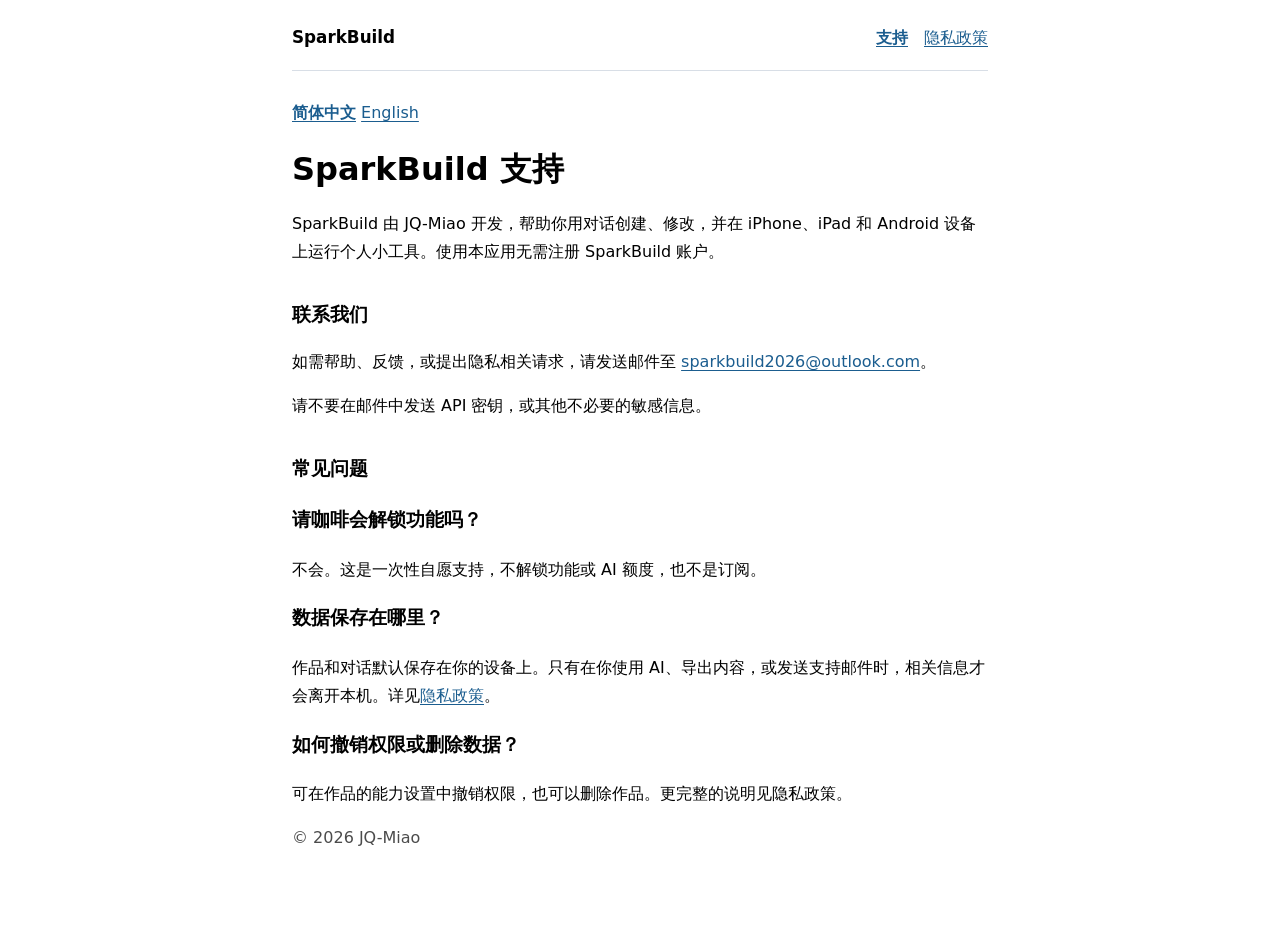
<file: index.html>
<!doctype html>
<html lang="zh-Hans">
<head>
  <meta charset="utf-8">
  <meta name="viewport" content="width=device-width,initial-scale=1">
  <meta name="color-scheme" content="light dark">
  <title>SparkBuild · 支持</title>
  <link rel="stylesheet" href="site.css">
</head>
<body>
  <header class="site">
    <a class="brand" href="index.html">SparkBuild</a>
    <nav class="site-nav" aria-label="Site">
      <a href="index.html" aria-current="page">支持</a>
      <a href="privacy/index.html">隐私政策</a>
    </nav>
  </header>
  <nav aria-label="Language">
    <a href="index.html" lang="zh-Hans" hreflang="zh-Hans" aria-current="page">简体中文</a>
    <a href="en.html" lang="en" hreflang="en">English</a>
  </nav>
  <main>
    <h1>SparkBuild 支持</h1>
    <p>SparkBuild 由 JQ-Miao 开发，帮助你用对话创建、修改，并在 iPhone、iPad 和 Android 设备上运行个人小工具。使用本应用无需注册 SparkBuild 账户。</p>
    <section>
      <h2>联系我们</h2>
      <p>如需帮助、反馈，或提出隐私相关请求，请发送邮件至 <a href="mailto:sparkbuild2026@outlook.com">sparkbuild2026@outlook.com</a>。</p>
      <p>请不要在邮件中发送 API 密钥，或其他不必要的敏感信息。</p>
    </section>
    <section>
      <h2>常见问题</h2>
      <h3>请咖啡会解锁功能吗？</h3>
      <p>不会。这是一次性自愿支持，不解锁功能或 AI 额度，也不是订阅。</p>
      <h3>数据保存在哪里？</h3>
      <p>作品和对话默认保存在你的设备上。只有在你使用 AI、导出内容，或发送支持邮件时，相关信息才会离开本机。详见<a href="privacy/index.html">隐私政策</a>。</p>
      <h3>如何撤销权限或删除数据？</h3>
      <p>可在作品的能力设置中撤销权限，也可以删除作品。更完整的说明见隐私政策。</p>
    </section>
    <p class="muted">© 2026 JQ-Miao</p>
  </main>
</body>
</html>
</file>
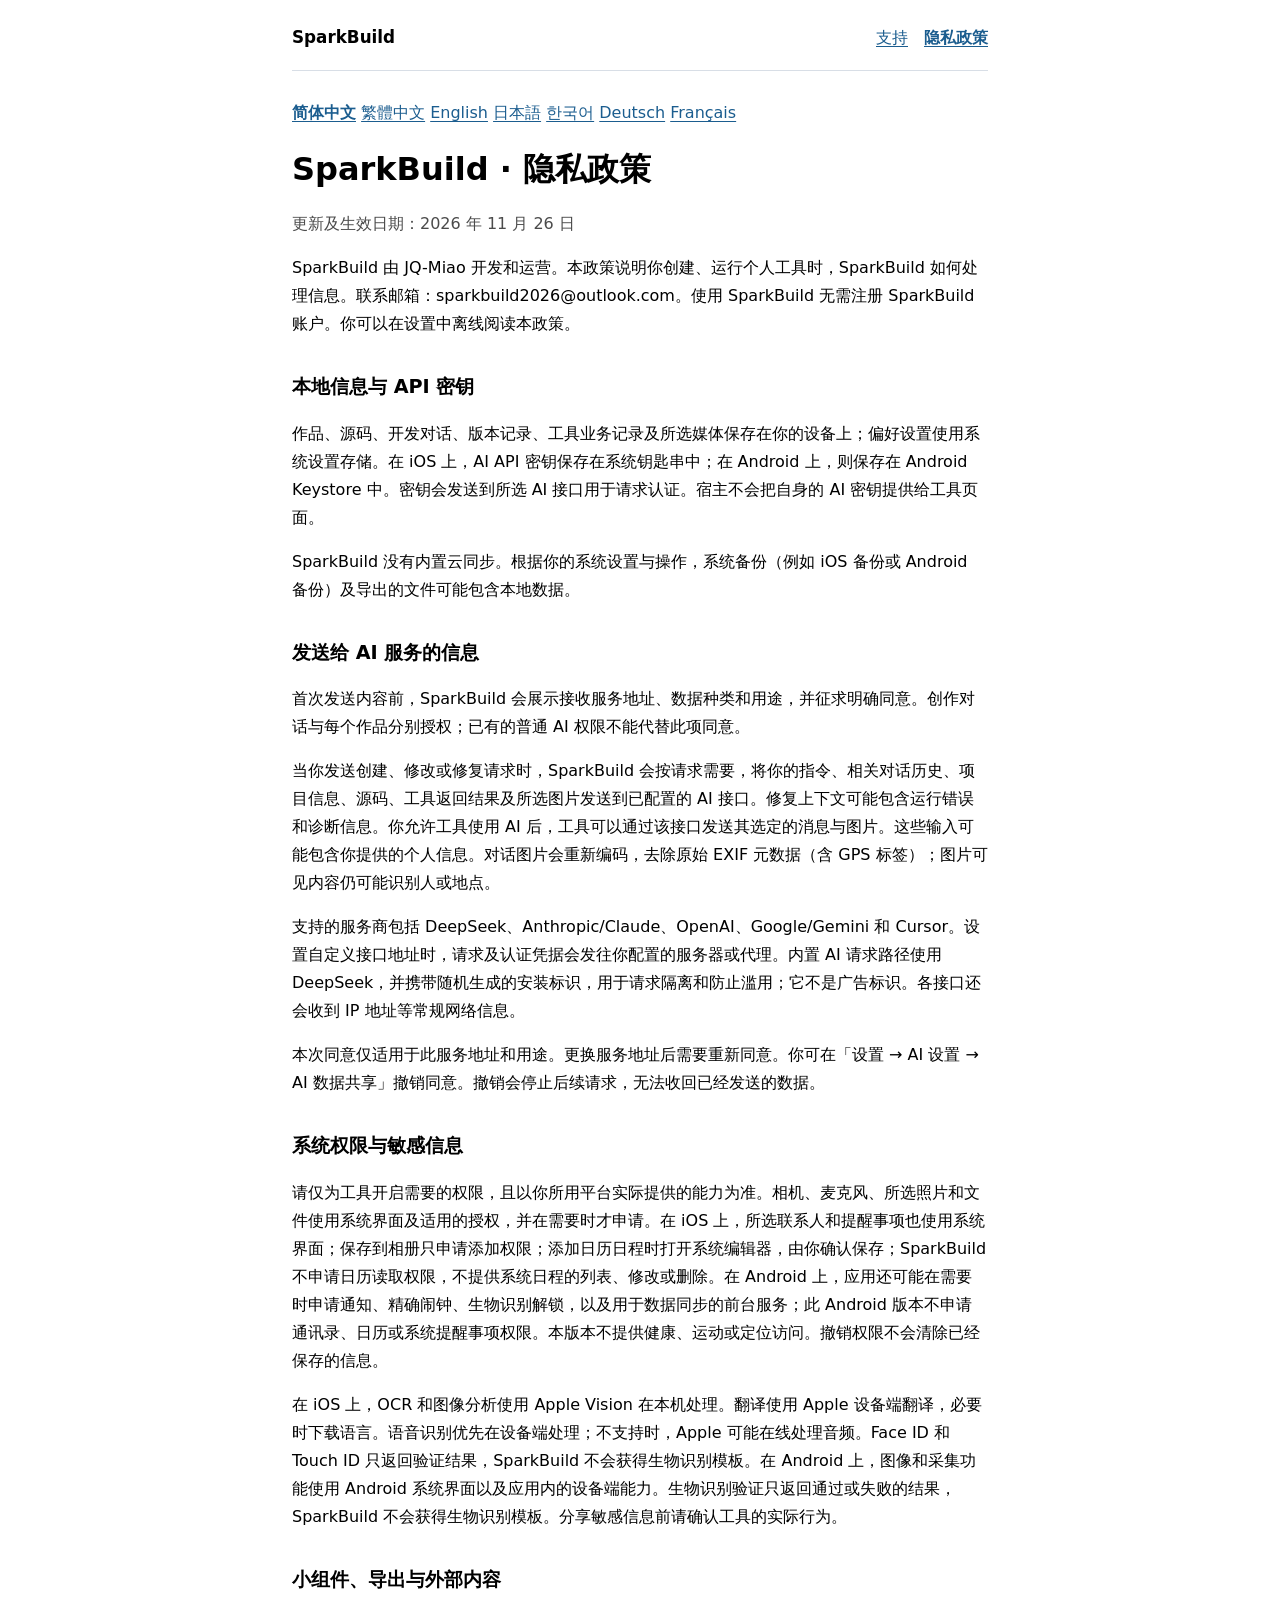
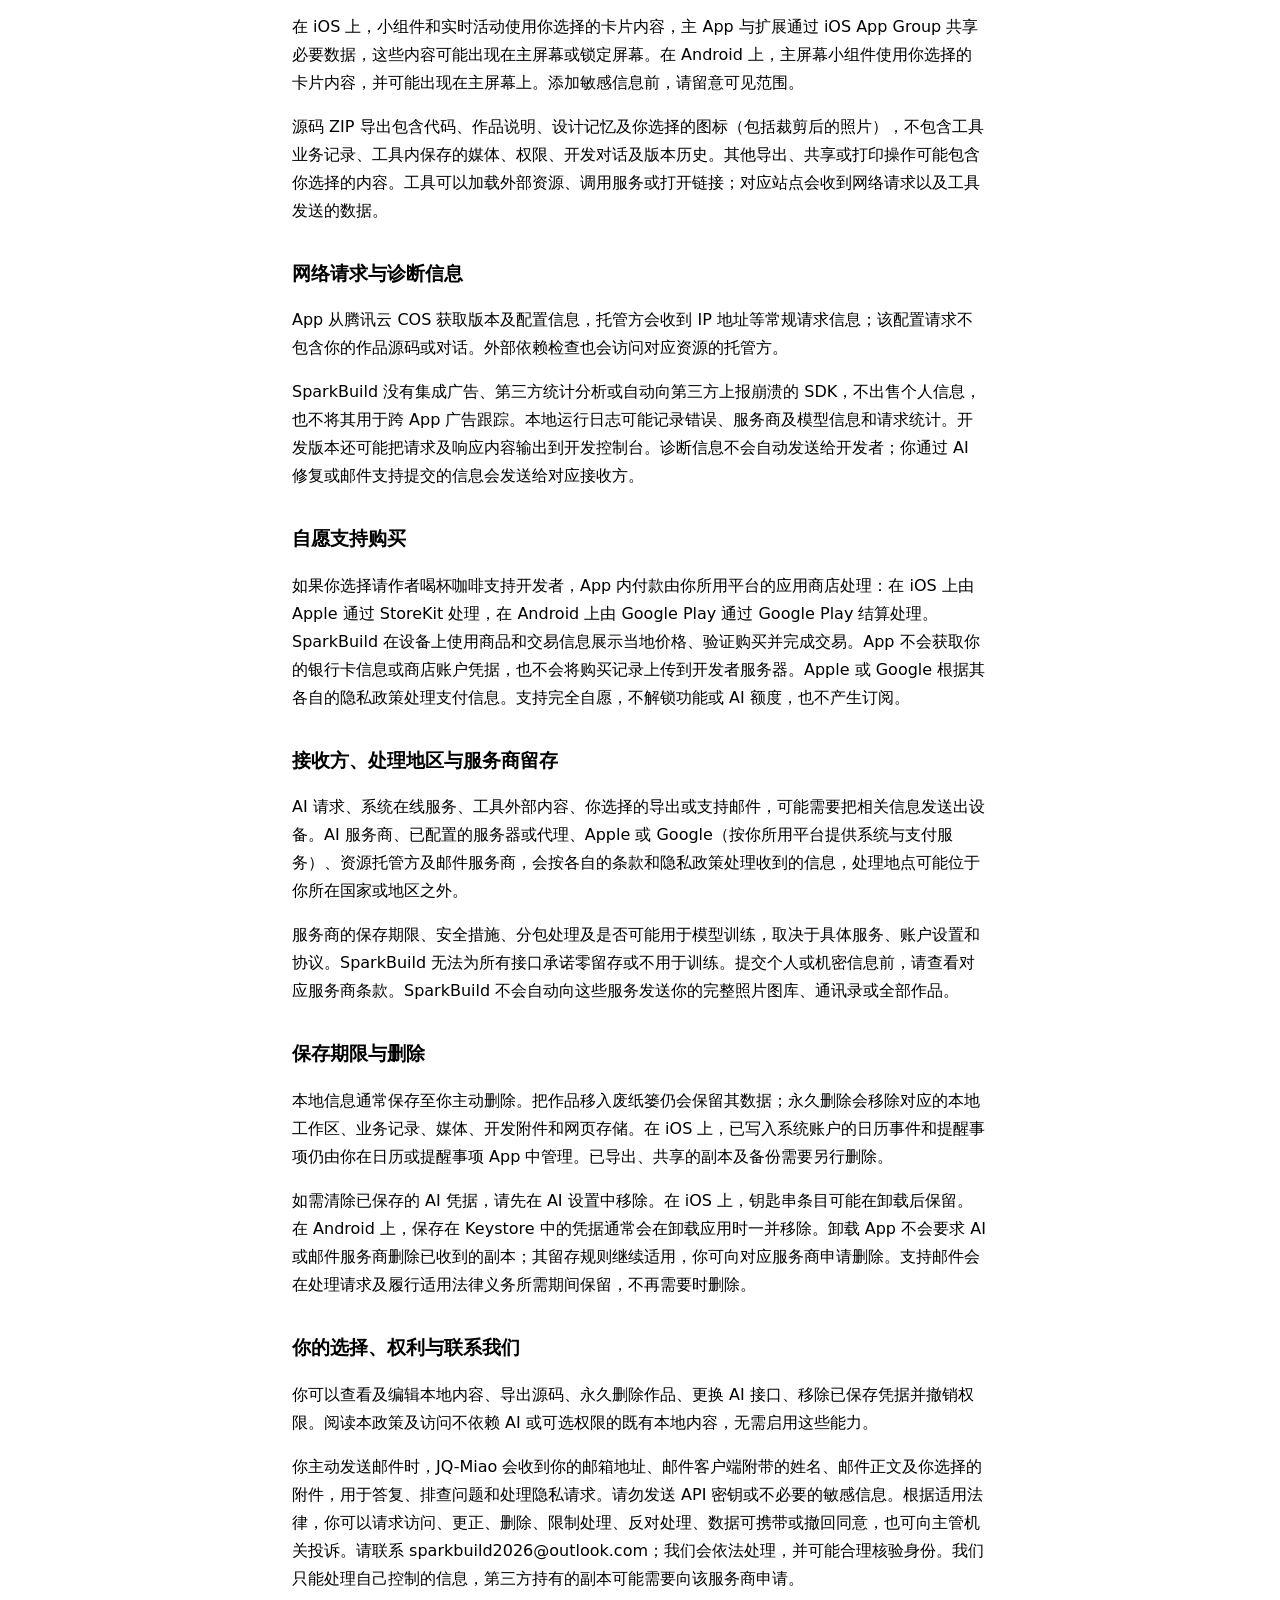
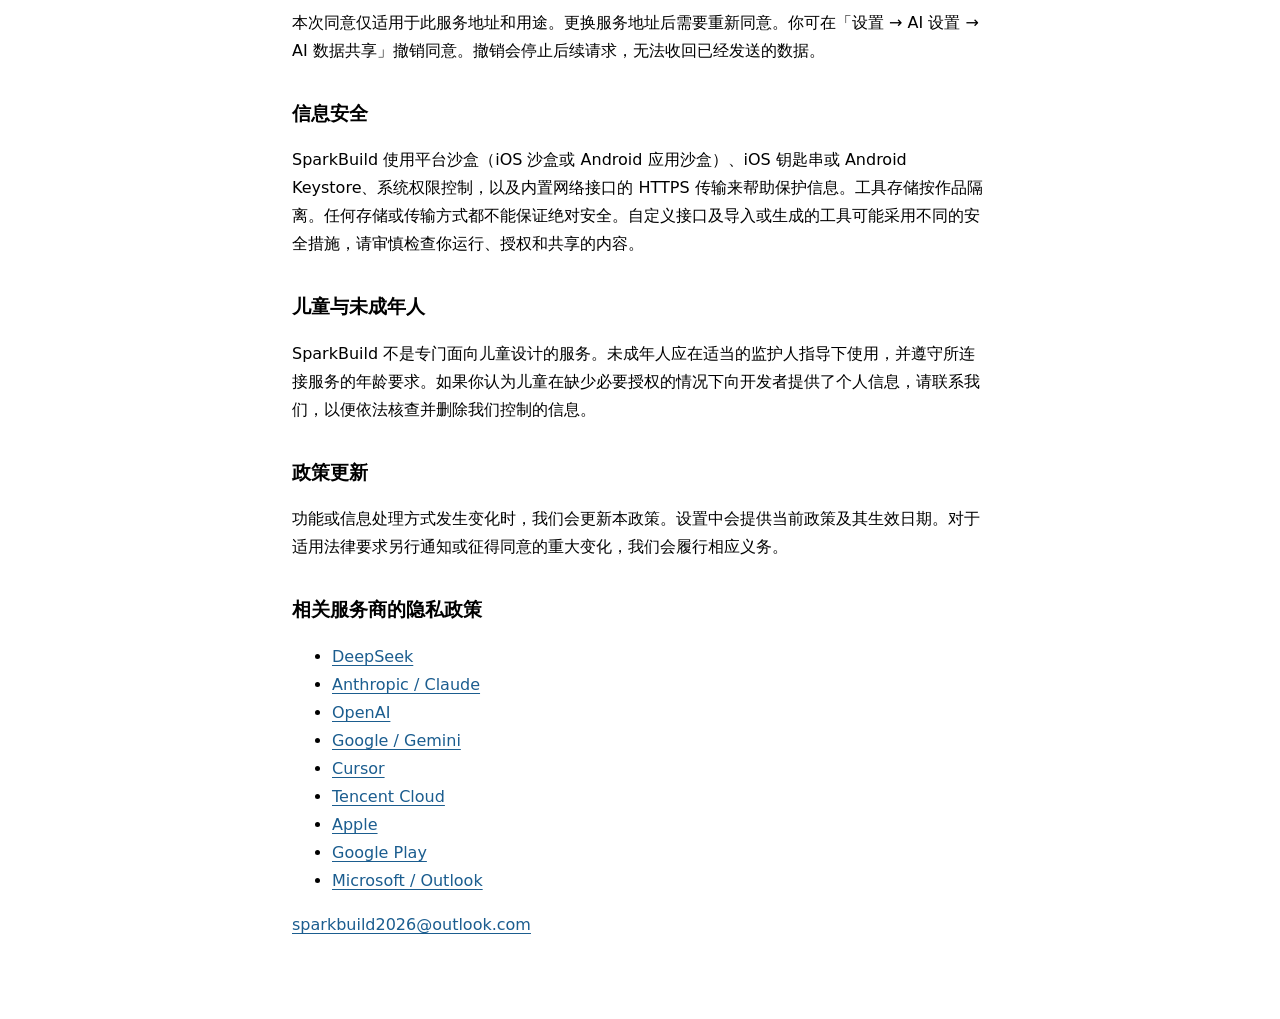
<file: privacy/index.html>
<!doctype html>
<html lang="zh-Hans">
<head>
  <meta charset="utf-8">
  <meta name="viewport" content="width=device-width,initial-scale=1">
  <meta name="color-scheme" content="light dark">
  <title>SparkBuild · 隐私政策</title>
  <link rel="stylesheet" href="../site.css">
</head>
<body>
  <header class="site">
    <a class="brand" href="../index.html">SparkBuild</a>
    <nav class="site-nav" aria-label="Site">
      <a href="../index.html">支持</a>
      <a href="index.html" aria-current="page">隐私政策</a>
    </nav>
  </header>
  <nav aria-label="Language"><a href="index.html" lang="zh-Hans" hreflang="zh-Hans" aria-current="page">简体中文</a>
<a href="zh-Hant.html" lang="zh-Hant" hreflang="zh-Hant">繁體中文</a>
<a href="en.html" lang="en" hreflang="en">English</a>
<a href="ja.html" lang="ja" hreflang="ja">日本語</a>
<a href="ko.html" lang="ko" hreflang="ko">한국어</a>
<a href="de.html" lang="de" hreflang="de">Deutsch</a>
<a href="fr.html" lang="fr" hreflang="fr">Français</a></nav>
  <main>
    <h1>SparkBuild · 隐私政策</h1>
    <p class="date">更新及生效日期：2026 年 11 月 26 日</p>
    <p>SparkBuild 由 JQ-Miao 开发和运营。本政策说明你创建、运行个人工具时，SparkBuild 如何处理信息。联系邮箱：sparkbuild2026@outlook.com。使用 SparkBuild 无需注册 SparkBuild 账户。你可以在设置中离线阅读本政策。</p>
    <section aria-labelledby="storage"><h2 id="storage">本地信息与 API 密钥</h2><p>作品、源码、开发对话、版本记录、工具业务记录及所选媒体保存在你的设备上；偏好设置使用系统设置存储。在 iOS 上，AI API 密钥保存在系统钥匙串中；在 Android 上，则保存在 Android Keystore 中。密钥会发送到所选 AI 接口用于请求认证。宿主不会把自身的 AI 密钥提供给工具页面。</p>
<p>SparkBuild 没有内置云同步。根据你的系统设置与操作，系统备份（例如 iOS 备份或 Android 备份）及导出的文件可能包含本地数据。</p></section><section aria-labelledby="ai"><h2 id="ai">发送给 AI 服务的信息</h2><p>首次发送内容前，SparkBuild 会展示接收服务地址、数据种类和用途，并征求明确同意。创作对话与每个作品分别授权；已有的普通 AI 权限不能代替此项同意。</p>
<p>当你发送创建、修改或修复请求时，SparkBuild 会按请求需要，将你的指令、相关对话历史、项目信息、源码、工具返回结果及所选图片发送到已配置的 AI 接口。修复上下文可能包含运行错误和诊断信息。你允许工具使用 AI 后，工具可以通过该接口发送其选定的消息与图片。这些输入可能包含你提供的个人信息。对话图片会重新编码，去除原始 EXIF 元数据（含 GPS 标签）；图片可见内容仍可能识别人或地点。</p>
<p>支持的服务商包括 DeepSeek、Anthropic/Claude、OpenAI、Google/Gemini 和 Cursor。设置自定义接口地址时，请求及认证凭据会发往你配置的服务器或代理。内置 AI 请求路径使用 DeepSeek，并携带随机生成的安装标识，用于请求隔离和防止滥用；它不是广告标识。各接口还会收到 IP 地址等常规网络信息。</p>
<p>本次同意仅适用于此服务地址和用途。更换服务地址后需要重新同意。你可在「设置 → AI 设置 → AI 数据共享」撤销同意。撤销会停止后续请求，无法收回已经发送的数据。</p></section><section aria-labelledby="permissions"><h2 id="permissions">系统权限与敏感信息</h2><p>请仅为工具开启需要的权限，且以你所用平台实际提供的能力为准。相机、麦克风、所选照片和文件使用系统界面及适用的授权，并在需要时才申请。在 iOS 上，所选联系人和提醒事项也使用系统界面；保存到相册只申请添加权限；添加日历日程时打开系统编辑器，由你确认保存；SparkBuild 不申请日历读取权限，不提供系统日程的列表、修改或删除。在 Android 上，应用还可能在需要时申请通知、精确闹钟、生物识别解锁，以及用于数据同步的前台服务；此 Android 版本不申请通讯录、日历或系统提醒事项权限。本版本不提供健康、运动或定位访问。撤销权限不会清除已经保存的信息。</p>
<p>在 iOS 上，OCR 和图像分析使用 Apple Vision 在本机处理。翻译使用 Apple 设备端翻译，必要时下载语言。语音识别优先在设备端处理；不支持时，Apple 可能在线处理音频。Face ID 和 Touch ID 只返回验证结果，SparkBuild 不会获得生物识别模板。在 Android 上，图像和采集功能使用 Android 系统界面以及应用内的设备端能力。生物识别验证只返回通过或失败的结果，SparkBuild 不会获得生物识别模板。分享敏感信息前请确认工具的实际行为。</p></section><section aria-labelledby="surfaces"><h2 id="surfaces">小组件、导出与外部内容</h2><p>在 iOS 上，小组件和实时活动使用你选择的卡片内容，主 App 与扩展通过 iOS App Group 共享必要数据，这些内容可能出现在主屏幕或锁定屏幕。在 Android 上，主屏幕小组件使用你选择的卡片内容，并可能出现在主屏幕上。添加敏感信息前，请留意可见范围。</p>
<p>源码 ZIP 导出包含代码、作品说明、设计记忆及你选择的图标（包括裁剪后的照片），不包含工具业务记录、工具内保存的媒体、权限、开发对话及版本历史。其他导出、共享或打印操作可能包含你选择的内容。工具可以加载外部资源、调用服务或打开链接；对应站点会收到网络请求以及工具发送的数据。</p></section><section aria-labelledby="network"><h2 id="network">网络请求与诊断信息</h2><p>App 从腾讯云 COS 获取版本及配置信息，托管方会收到 IP 地址等常规请求信息；该配置请求不包含你的作品源码或对话。外部依赖检查也会访问对应资源的托管方。</p>
<p>SparkBuild 没有集成广告、第三方统计分析或自动向第三方上报崩溃的 SDK，不出售个人信息，也不将其用于跨 App 广告跟踪。本地运行日志可能记录错误、服务商及模型信息和请求统计。开发版本还可能把请求及响应内容输出到开发控制台。诊断信息不会自动发送给开发者；你通过 AI 修复或邮件支持提交的信息会发送给对应接收方。</p></section><section aria-labelledby="purchases"><h2 id="purchases">自愿支持购买</h2><p>如果你选择请作者喝杯咖啡支持开发者，App 内付款由你所用平台的应用商店处理：在 iOS 上由 Apple 通过 StoreKit 处理，在 Android 上由 Google Play 通过 Google Play 结算处理。SparkBuild 在设备上使用商品和交易信息展示当地价格、验证购买并完成交易。App 不会获取你的银行卡信息或商店账户凭据，也不会将购买记录上传到开发者服务器。Apple 或 Google 根据其各自的隐私政策处理支付信息。支持完全自愿，不解锁功能或 AI 额度，也不产生订阅。</p></section><section aria-labelledby="sharing"><h2 id="sharing">接收方、处理地区与服务商留存</h2><p>AI 请求、系统在线服务、工具外部内容、你选择的导出或支持邮件，可能需要把相关信息发送出设备。AI 服务商、已配置的服务器或代理、Apple 或 Google（按你所用平台提供系统与支付服务）、资源托管方及邮件服务商，会按各自的条款和隐私政策处理收到的信息，处理地点可能位于你所在国家或地区之外。</p>
<p>服务商的保存期限、安全措施、分包处理及是否可能用于模型训练，取决于具体服务、账户设置和协议。SparkBuild 无法为所有接口承诺零留存或不用于训练。提交个人或机密信息前，请查看对应服务商条款。SparkBuild 不会自动向这些服务发送你的完整照片图库、通讯录或全部作品。</p></section><section aria-labelledby="retention"><h2 id="retention">保存期限与删除</h2><p>本地信息通常保存至你主动删除。把作品移入废纸篓仍会保留其数据；永久删除会移除对应的本地工作区、业务记录、媒体、开发附件和网页存储。在 iOS 上，已写入系统账户的日历事件和提醒事项仍由你在日历或提醒事项 App 中管理。已导出、共享的副本及备份需要另行删除。</p>
<p>如需清除已保存的 AI 凭据，请先在 AI 设置中移除。在 iOS 上，钥匙串条目可能在卸载后保留。在 Android 上，保存在 Keystore 中的凭据通常会在卸载应用时一并移除。卸载 App 不会要求 AI 或邮件服务商删除已收到的副本；其留存规则继续适用，你可向对应服务商申请删除。支持邮件会在处理请求及履行适用法律义务所需期间保留，不再需要时删除。</p></section><section aria-labelledby="rights"><h2 id="rights">你的选择、权利与联系我们</h2><p>你可以查看及编辑本地内容、导出源码、永久删除作品、更换 AI 接口、移除已保存凭据并撤销权限。阅读本政策及访问不依赖 AI 或可选权限的既有本地内容，无需启用这些能力。</p>
<p>你主动发送邮件时，JQ-Miao 会收到你的邮箱地址、邮件客户端附带的姓名、邮件正文及你选择的附件，用于答复、排查问题和处理隐私请求。请勿发送 API 密钥或不必要的敏感信息。根据适用法律，你可以请求访问、更正、删除、限制处理、反对处理、数据可携带或撤回同意，也可向主管机关投诉。请联系 sparkbuild2026@outlook.com；我们会依法处理，并可能合理核验身份。我们只能处理自己控制的信息，第三方持有的副本可能需要向该服务商申请。</p>
<p>本次同意仅适用于此服务地址和用途。更换服务地址后需要重新同意。你可在「设置 → AI 设置 → AI 数据共享」撤销同意。撤销会停止后续请求，无法收回已经发送的数据。</p></section><section aria-labelledby="security"><h2 id="security">信息安全</h2><p>SparkBuild 使用平台沙盒（iOS 沙盒或 Android 应用沙盒）、iOS 钥匙串或 Android Keystore、系统权限控制，以及内置网络接口的 HTTPS 传输来帮助保护信息。工具存储按作品隔离。任何存储或传输方式都不能保证绝对安全。自定义接口及导入或生成的工具可能采用不同的安全措施，请审慎检查你运行、授权和共享的内容。</p></section><section aria-labelledby="children"><h2 id="children">儿童与未成年人</h2><p>SparkBuild 不是专门面向儿童设计的服务。未成年人应在适当的监护人指导下使用，并遵守所连接服务的年龄要求。如果你认为儿童在缺少必要授权的情况下向开发者提供了个人信息，请联系我们，以便依法核查并删除我们控制的信息。</p></section><section aria-labelledby="changes"><h2 id="changes">政策更新</h2><p>功能或信息处理方式发生变化时，我们会更新本政策。设置中会提供当前政策及其生效日期。对于适用法律要求另行通知或征得同意的重大变化，我们会履行相应义务。</p></section>
    <section><h2>相关服务商的隐私政策</h2><ul><li><a href="https://cdn.deepseek.com/policies/en-US/deepseek-privacy-policy.html" rel="noreferrer">DeepSeek</a></li>
<li><a href="https://www.anthropic.com/legal/privacy" rel="noreferrer">Anthropic / Claude</a></li>
<li><a href="https://openai.com/policies/privacy-policy/" rel="noreferrer">OpenAI</a></li>
<li><a href="https://policies.google.com/privacy" rel="noreferrer">Google / Gemini</a></li>
<li><a href="https://cursor.com/privacy" rel="noreferrer">Cursor</a></li>
<li><a href="https://www.tencentcloud.com/document/product/301/17345" rel="noreferrer">Tencent Cloud</a></li>
<li><a href="https://www.apple.com/legal/privacy/" rel="noreferrer">Apple</a></li>
<li><a href="https://policies.google.com/privacy" rel="noreferrer">Google Play</a></li>
<li><a href="https://privacy.microsoft.com/privacystatement" rel="noreferrer">Microsoft / Outlook</a></li></ul></section>
    <p><a href="mailto:sparkbuild2026@outlook.com">sparkbuild2026@outlook.com</a></p>
  </main>
</body>
</html>
</file>
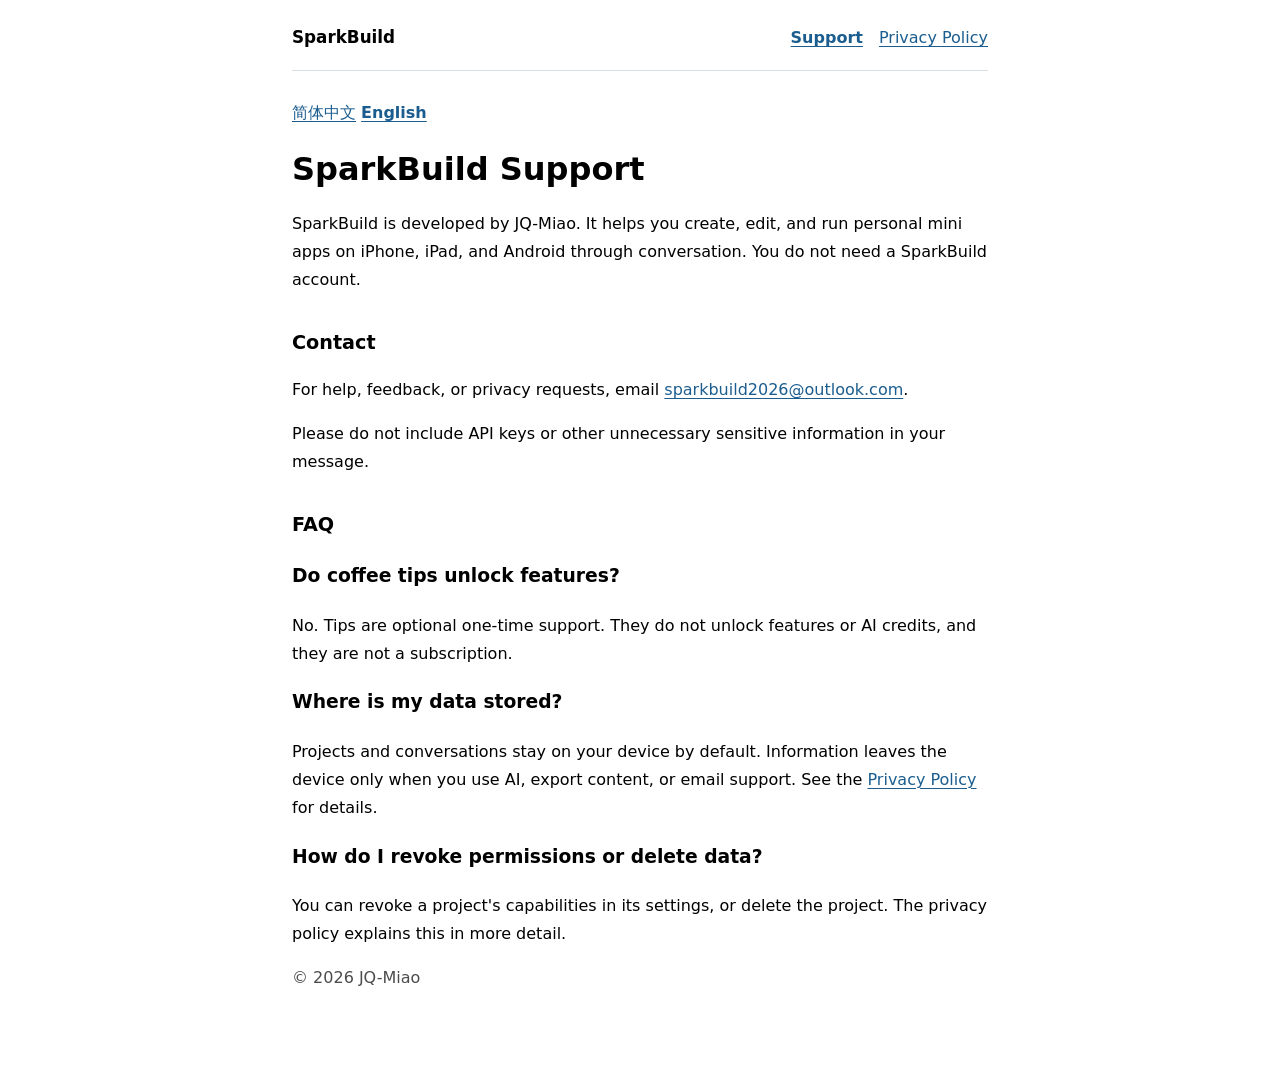
<file: en.html>
<!doctype html>
<html lang="en">
<head>
  <meta charset="utf-8">
  <meta name="viewport" content="width=device-width,initial-scale=1">
  <meta name="color-scheme" content="light dark">
  <title>SparkBuild · Support</title>
  <link rel="stylesheet" href="site.css">
</head>
<body>
  <header class="site">
    <a class="brand" href="en.html">SparkBuild</a>
    <nav class="site-nav" aria-label="Site">
      <a href="en.html" aria-current="page">Support</a>
      <a href="privacy/en.html">Privacy Policy</a>
    </nav>
  </header>
  <nav aria-label="Language">
    <a href="index.html" lang="zh-Hans" hreflang="zh-Hans">简体中文</a>
    <a href="en.html" lang="en" hreflang="en" aria-current="page">English</a>
  </nav>
  <main>
    <h1>SparkBuild Support</h1>
    <p>SparkBuild is developed by JQ-Miao. It helps you create, edit, and run personal mini apps on iPhone, iPad, and Android through conversation. You do not need a SparkBuild account.</p>
    <section>
      <h2>Contact</h2>
      <p>For help, feedback, or privacy requests, email <a href="mailto:sparkbuild2026@outlook.com">sparkbuild2026@outlook.com</a>.</p>
      <p>Please do not include API keys or other unnecessary sensitive information in your message.</p>
    </section>
    <section>
      <h2>FAQ</h2>
      <h3>Do coffee tips unlock features?</h3>
      <p>No. Tips are optional one-time support. They do not unlock features or AI credits, and they are not a subscription.</p>
      <h3>Where is my data stored?</h3>
      <p>Projects and conversations stay on your device by default. Information leaves the device only when you use AI, export content, or email support. See the <a href="privacy/en.html">Privacy Policy</a> for details.</p>
      <h3>How do I revoke permissions or delete data?</h3>
      <p>You can revoke a project's capabilities in its settings, or delete the project. The privacy policy explains this in more detail.</p>
    </section>
    <p class="muted">© 2026 JQ-Miao</p>
  </main>
</body>
</html>
</file>
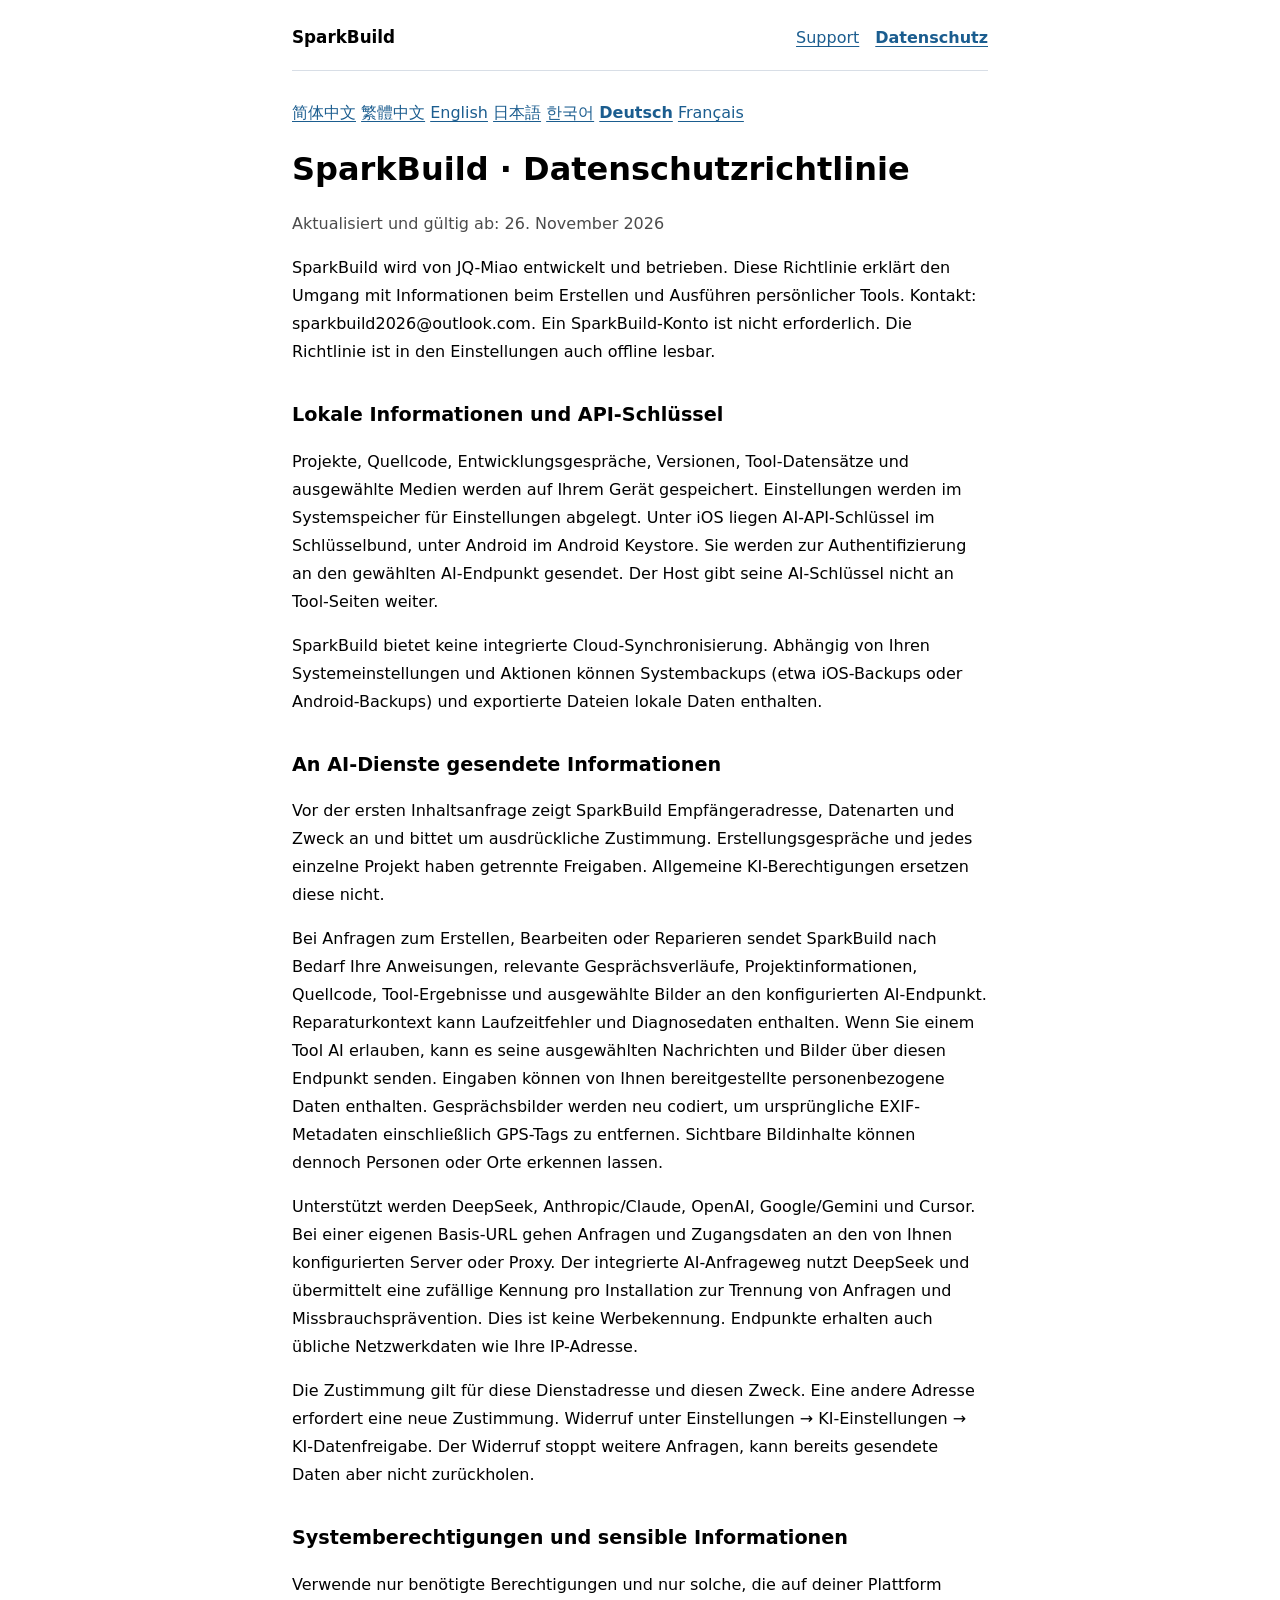
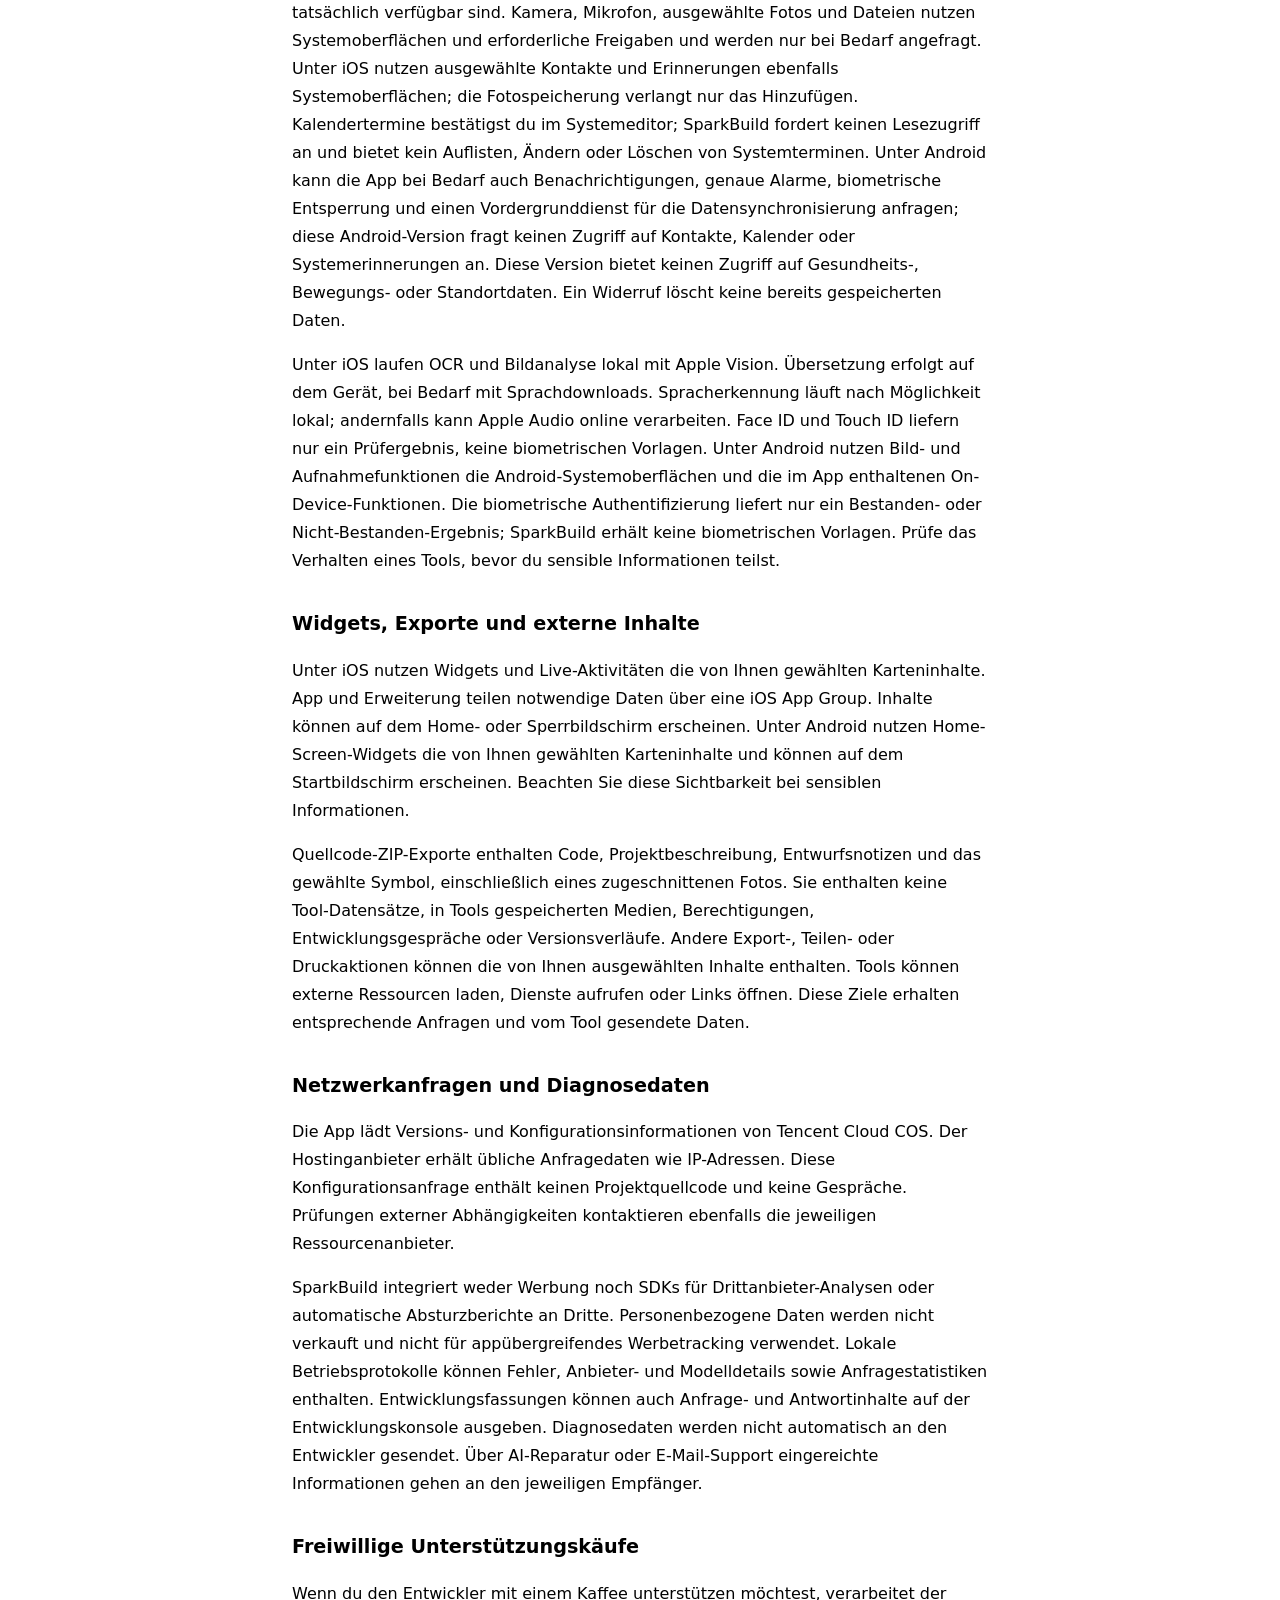
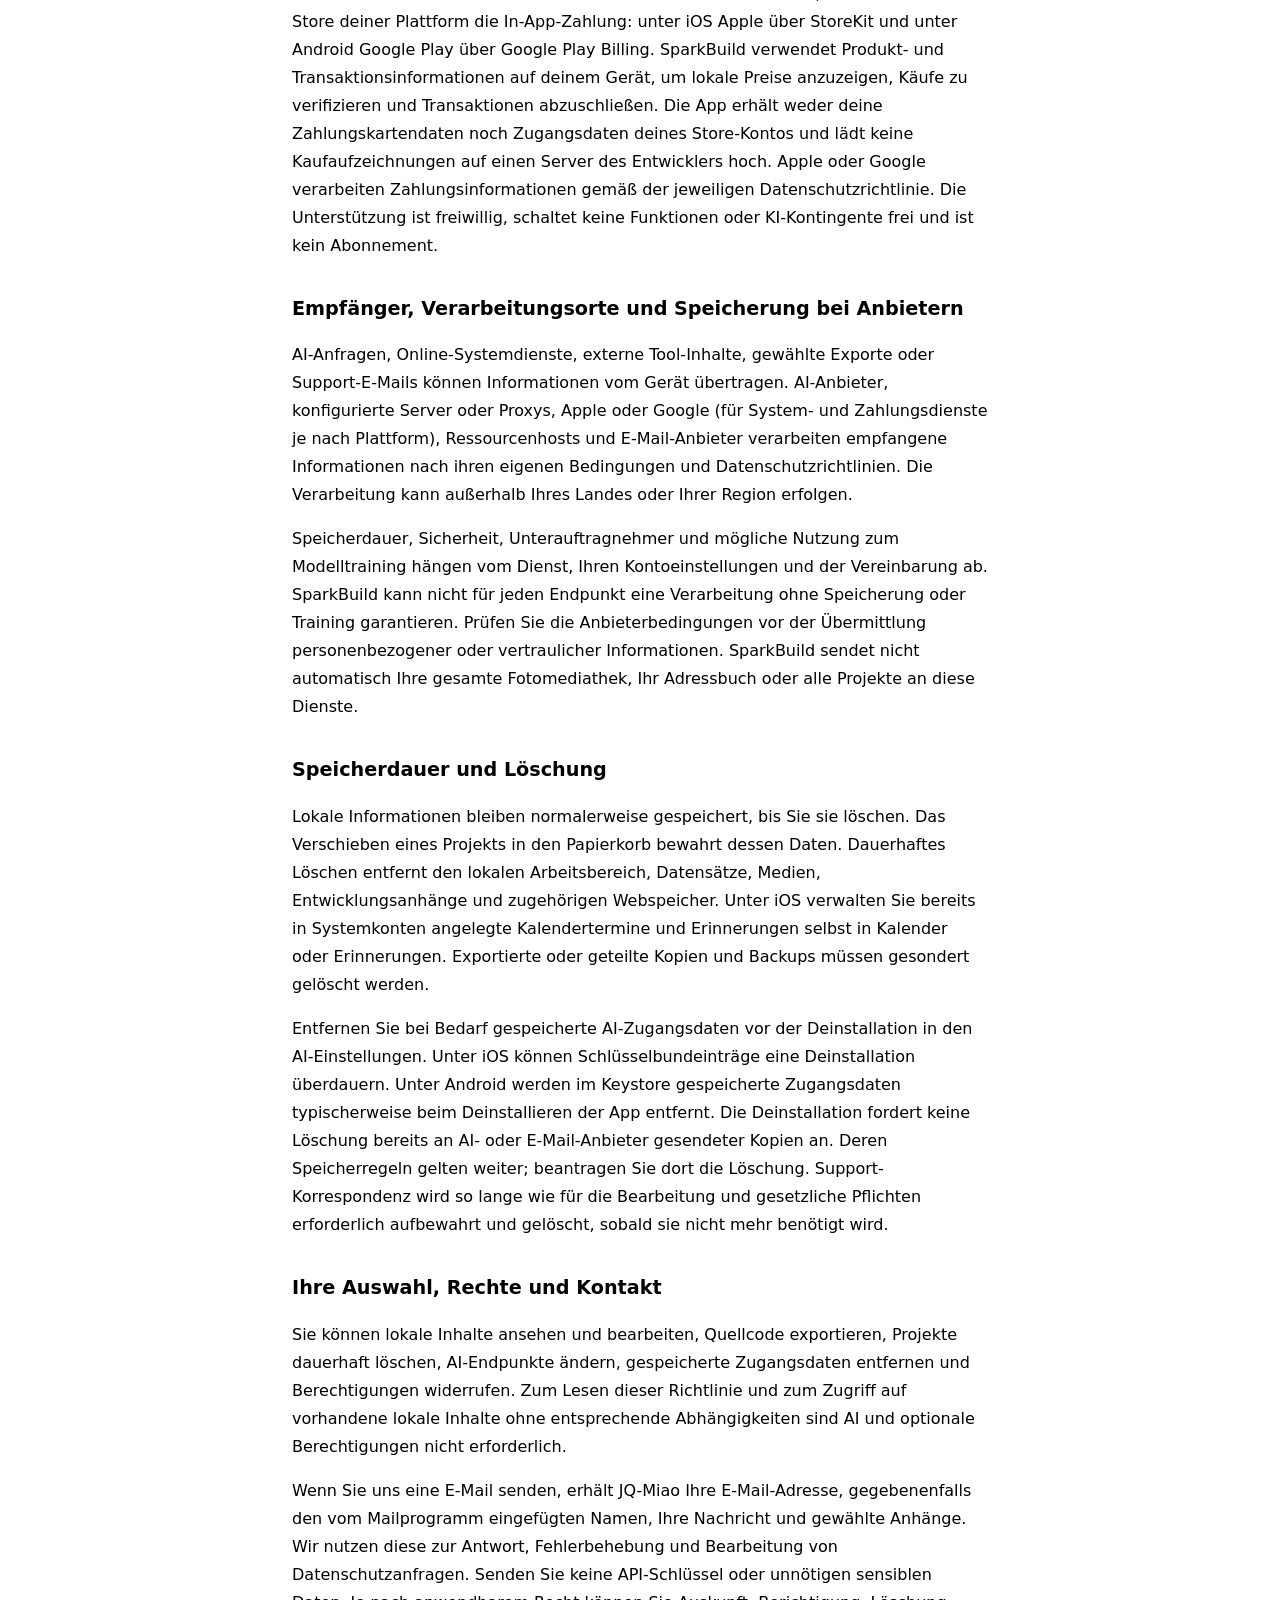
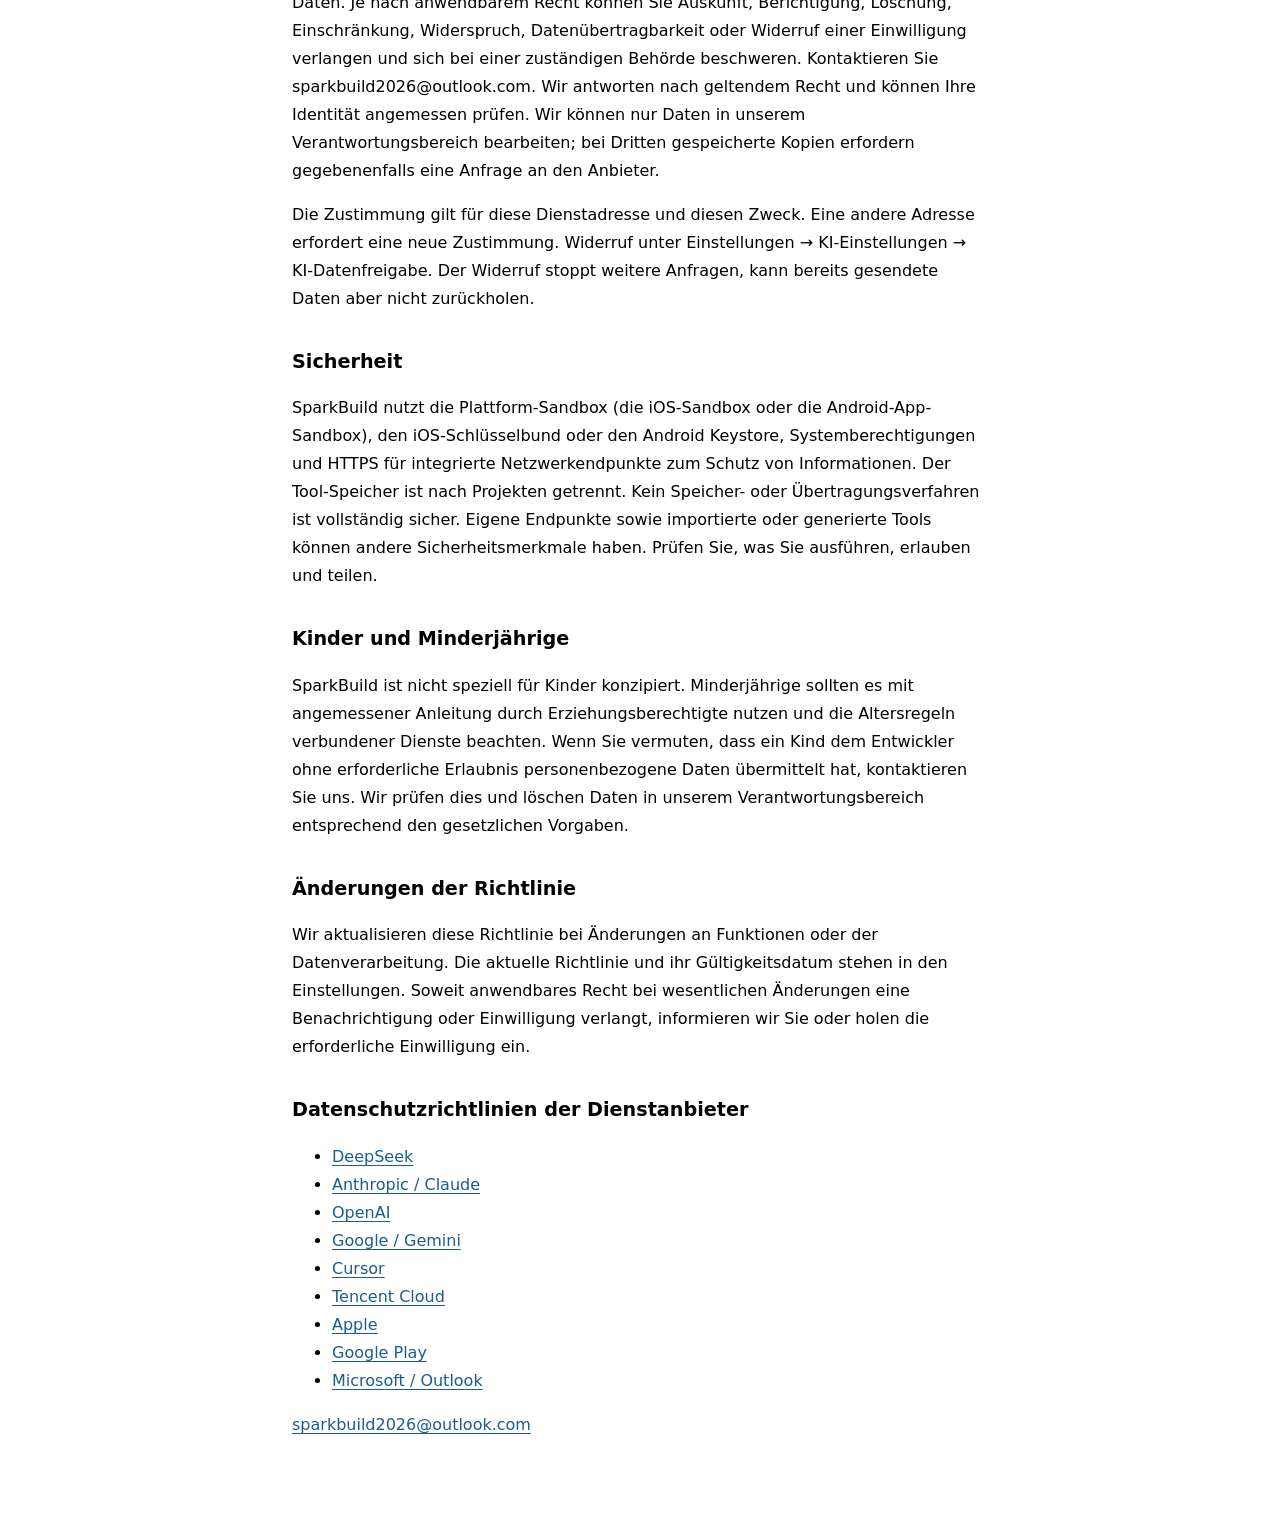
<file: privacy/de.html>
<!doctype html>
<html lang="de">
<head>
  <meta charset="utf-8">
  <meta name="viewport" content="width=device-width,initial-scale=1">
  <meta name="color-scheme" content="light dark">
  <title>SparkBuild · Datenschutzrichtlinie</title>
  <link rel="stylesheet" href="../site.css">
</head>
<body>
  <header class="site">
    <a class="brand" href="../en.html">SparkBuild</a>
    <nav class="site-nav" aria-label="Site">
      <a href="../en.html">Support</a>
      <a href="de.html" aria-current="page">Datenschutz</a>
    </nav>
  </header>
  <nav aria-label="Language"><a href="index.html" lang="zh-Hans" hreflang="zh-Hans">简体中文</a>
<a href="zh-Hant.html" lang="zh-Hant" hreflang="zh-Hant">繁體中文</a>
<a href="en.html" lang="en" hreflang="en">English</a>
<a href="ja.html" lang="ja" hreflang="ja">日本語</a>
<a href="ko.html" lang="ko" hreflang="ko">한국어</a>
<a href="de.html" lang="de" hreflang="de" aria-current="page">Deutsch</a>
<a href="fr.html" lang="fr" hreflang="fr">Français</a></nav>
  <main>
    <h1>SparkBuild · Datenschutzrichtlinie</h1>
    <p class="date">Aktualisiert und gültig ab: 26. November 2026</p>
    <p>SparkBuild wird von JQ-Miao entwickelt und betrieben. Diese Richtlinie erklärt den Umgang mit Informationen beim Erstellen und Ausführen persönlicher Tools. Kontakt: sparkbuild2026@outlook.com. Ein SparkBuild-Konto ist nicht erforderlich. Die Richtlinie ist in den Einstellungen auch offline lesbar.</p>
    <section aria-labelledby="storage"><h2 id="storage">Lokale Informationen und API-Schlüssel</h2><p>Projekte, Quellcode, Entwicklungsgespräche, Versionen, Tool-Datensätze und ausgewählte Medien werden auf Ihrem Gerät gespeichert. Einstellungen werden im Systemspeicher für Einstellungen abgelegt. Unter iOS liegen AI-API-Schlüssel im Schlüsselbund, unter Android im Android Keystore. Sie werden zur Authentifizierung an den gewählten AI-Endpunkt gesendet. Der Host gibt seine AI-Schlüssel nicht an Tool-Seiten weiter.</p>
<p>SparkBuild bietet keine integrierte Cloud-Synchronisierung. Abhängig von Ihren Systemeinstellungen und Aktionen können Systembackups (etwa iOS-Backups oder Android-Backups) und exportierte Dateien lokale Daten enthalten.</p></section><section aria-labelledby="ai"><h2 id="ai">An AI-Dienste gesendete Informationen</h2><p>Vor der ersten Inhaltsanfrage zeigt SparkBuild Empfängeradresse, Datenarten und Zweck an und bittet um ausdrückliche Zustimmung. Erstellungsgespräche und jedes einzelne Projekt haben getrennte Freigaben. Allgemeine KI-Berechtigungen ersetzen diese nicht.</p>
<p>Bei Anfragen zum Erstellen, Bearbeiten oder Reparieren sendet SparkBuild nach Bedarf Ihre Anweisungen, relevante Gesprächsverläufe, Projektinformationen, Quellcode, Tool-Ergebnisse und ausgewählte Bilder an den konfigurierten AI-Endpunkt. Reparaturkontext kann Laufzeitfehler und Diagnosedaten enthalten. Wenn Sie einem Tool AI erlauben, kann es seine ausgewählten Nachrichten und Bilder über diesen Endpunkt senden. Eingaben können von Ihnen bereitgestellte personenbezogene Daten enthalten. Gesprächsbilder werden neu codiert, um ursprüngliche EXIF-Metadaten einschließlich GPS-Tags zu entfernen. Sichtbare Bildinhalte können dennoch Personen oder Orte erkennen lassen.</p>
<p>Unterstützt werden DeepSeek, Anthropic/Claude, OpenAI, Google/Gemini und Cursor. Bei einer eigenen Basis-URL gehen Anfragen und Zugangsdaten an den von Ihnen konfigurierten Server oder Proxy. Der integrierte AI-Anfrageweg nutzt DeepSeek und übermittelt eine zufällige Kennung pro Installation zur Trennung von Anfragen und Missbrauchsprävention. Dies ist keine Werbekennung. Endpunkte erhalten auch übliche Netzwerkdaten wie Ihre IP-Adresse.</p>
<p>Die Zustimmung gilt für diese Dienstadresse und diesen Zweck. Eine andere Adresse erfordert eine neue Zustimmung. Widerruf unter Einstellungen → KI-Einstellungen → KI-Datenfreigabe. Der Widerruf stoppt weitere Anfragen, kann bereits gesendete Daten aber nicht zurückholen.</p></section><section aria-labelledby="permissions"><h2 id="permissions">Systemberechtigungen und sensible Informationen</h2><p>Verwende nur benötigte Berechtigungen und nur solche, die auf deiner Plattform tatsächlich verfügbar sind. Kamera, Mikrofon, ausgewählte Fotos und Dateien nutzen Systemoberflächen und erforderliche Freigaben und werden nur bei Bedarf angefragt. Unter iOS nutzen ausgewählte Kontakte und Erinnerungen ebenfalls Systemoberflächen; die Fotospeicherung verlangt nur das Hinzufügen. Kalendertermine bestätigst du im Systemeditor; SparkBuild fordert keinen Lesezugriff an und bietet kein Auflisten, Ändern oder Löschen von Systemterminen. Unter Android kann die App bei Bedarf auch Benachrichtigungen, genaue Alarme, biometrische Entsperrung und einen Vordergrunddienst für die Datensynchronisierung anfragen; diese Android-Version fragt keinen Zugriff auf Kontakte, Kalender oder Systemerinnerungen an. Diese Version bietet keinen Zugriff auf Gesundheits-, Bewegungs- oder Standortdaten. Ein Widerruf löscht keine bereits gespeicherten Daten.</p>
<p>Unter iOS laufen OCR und Bildanalyse lokal mit Apple Vision. Übersetzung erfolgt auf dem Gerät, bei Bedarf mit Sprachdownloads. Spracherkennung läuft nach Möglichkeit lokal; andernfalls kann Apple Audio online verarbeiten. Face ID und Touch ID liefern nur ein Prüfergebnis, keine biometrischen Vorlagen. Unter Android nutzen Bild- und Aufnahmefunktionen die Android-Systemoberflächen und die im App enthaltenen On-Device-Funktionen. Die biometrische Authentifizierung liefert nur ein Bestanden- oder Nicht-Bestanden-Ergebnis; SparkBuild erhält keine biometrischen Vorlagen. Prüfe das Verhalten eines Tools, bevor du sensible Informationen teilst.</p></section><section aria-labelledby="surfaces"><h2 id="surfaces">Widgets, Exporte und externe Inhalte</h2><p>Unter iOS nutzen Widgets und Live-Aktivitäten die von Ihnen gewählten Karteninhalte. App und Erweiterung teilen notwendige Daten über eine iOS App Group. Inhalte können auf dem Home- oder Sperrbildschirm erscheinen. Unter Android nutzen Home-Screen-Widgets die von Ihnen gewählten Karteninhalte und können auf dem Startbildschirm erscheinen. Beachten Sie diese Sichtbarkeit bei sensiblen Informationen.</p>
<p>Quellcode-ZIP-Exporte enthalten Code, Projektbeschreibung, Entwurfsnotizen und das gewählte Symbol, einschließlich eines zugeschnittenen Fotos. Sie enthalten keine Tool-Datensätze, in Tools gespeicherten Medien, Berechtigungen, Entwicklungsgespräche oder Versionsverläufe. Andere Export-, Teilen- oder Druckaktionen können die von Ihnen ausgewählten Inhalte enthalten. Tools können externe Ressourcen laden, Dienste aufrufen oder Links öffnen. Diese Ziele erhalten entsprechende Anfragen und vom Tool gesendete Daten.</p></section><section aria-labelledby="network"><h2 id="network">Netzwerkanfragen und Diagnosedaten</h2><p>Die App lädt Versions- und Konfigurationsinformationen von Tencent Cloud COS. Der Hostinganbieter erhält übliche Anfragedaten wie IP-Adressen. Diese Konfigurationsanfrage enthält keinen Projektquellcode und keine Gespräche. Prüfungen externer Abhängigkeiten kontaktieren ebenfalls die jeweiligen Ressourcenanbieter.</p>
<p>SparkBuild integriert weder Werbung noch SDKs für Drittanbieter-Analysen oder automatische Absturzberichte an Dritte. Personenbezogene Daten werden nicht verkauft und nicht für appübergreifendes Werbetracking verwendet. Lokale Betriebsprotokolle können Fehler, Anbieter- und Modelldetails sowie Anfragestatistiken enthalten. Entwicklungsfassungen können auch Anfrage- und Antwortinhalte auf der Entwicklungskonsole ausgeben. Diagnosedaten werden nicht automatisch an den Entwickler gesendet. Über AI-Reparatur oder E-Mail-Support eingereichte Informationen gehen an den jeweiligen Empfänger.</p></section><section aria-labelledby="purchases"><h2 id="purchases">Freiwillige Unterstützungskäufe</h2><p>Wenn du den Entwickler mit einem Kaffee unterstützen möchtest, verarbeitet der Store deiner Plattform die In-App-Zahlung: unter iOS Apple über StoreKit und unter Android Google Play über Google Play Billing. SparkBuild verwendet Produkt- und Transaktionsinformationen auf deinem Gerät, um lokale Preise anzuzeigen, Käufe zu verifizieren und Transaktionen abzuschließen. Die App erhält weder deine Zahlungskartendaten noch Zugangsdaten deines Store-Kontos und lädt keine Kaufaufzeichnungen auf einen Server des Entwicklers hoch. Apple oder Google verarbeiten Zahlungsinformationen gemäß der jeweiligen Datenschutzrichtlinie. Die Unterstützung ist freiwillig, schaltet keine Funktionen oder KI-Kontingente frei und ist kein Abonnement.</p></section><section aria-labelledby="sharing"><h2 id="sharing">Empfänger, Verarbeitungsorte und Speicherung bei Anbietern</h2><p>AI-Anfragen, Online-Systemdienste, externe Tool-Inhalte, gewählte Exporte oder Support-E-Mails können Informationen vom Gerät übertragen. AI-Anbieter, konfigurierte Server oder Proxys, Apple oder Google (für System- und Zahlungsdienste je nach Plattform), Ressourcenhosts und E-Mail-Anbieter verarbeiten empfangene Informationen nach ihren eigenen Bedingungen und Datenschutzrichtlinien. Die Verarbeitung kann außerhalb Ihres Landes oder Ihrer Region erfolgen.</p>
<p>Speicherdauer, Sicherheit, Unterauftragnehmer und mögliche Nutzung zum Modelltraining hängen vom Dienst, Ihren Kontoeinstellungen und der Vereinbarung ab. SparkBuild kann nicht für jeden Endpunkt eine Verarbeitung ohne Speicherung oder Training garantieren. Prüfen Sie die Anbieterbedingungen vor der Übermittlung personenbezogener oder vertraulicher Informationen. SparkBuild sendet nicht automatisch Ihre gesamte Fotomediathek, Ihr Adressbuch oder alle Projekte an diese Dienste.</p></section><section aria-labelledby="retention"><h2 id="retention">Speicherdauer und Löschung</h2><p>Lokale Informationen bleiben normalerweise gespeichert, bis Sie sie löschen. Das Verschieben eines Projekts in den Papierkorb bewahrt dessen Daten. Dauerhaftes Löschen entfernt den lokalen Arbeitsbereich, Datensätze, Medien, Entwicklungsanhänge und zugehörigen Webspeicher. Unter iOS verwalten Sie bereits in Systemkonten angelegte Kalendertermine und Erinnerungen selbst in Kalender oder Erinnerungen. Exportierte oder geteilte Kopien und Backups müssen gesondert gelöscht werden.</p>
<p>Entfernen Sie bei Bedarf gespeicherte AI-Zugangsdaten vor der Deinstallation in den AI-Einstellungen. Unter iOS können Schlüsselbundeinträge eine Deinstallation überdauern. Unter Android werden im Keystore gespeicherte Zugangsdaten typischerweise beim Deinstallieren der App entfernt. Die Deinstallation fordert keine Löschung bereits an AI- oder E-Mail-Anbieter gesendeter Kopien an. Deren Speicherregeln gelten weiter; beantragen Sie dort die Löschung. Support-Korrespondenz wird so lange wie für die Bearbeitung und gesetzliche Pflichten erforderlich aufbewahrt und gelöscht, sobald sie nicht mehr benötigt wird.</p></section><section aria-labelledby="rights"><h2 id="rights">Ihre Auswahl, Rechte und Kontakt</h2><p>Sie können lokale Inhalte ansehen und bearbeiten, Quellcode exportieren, Projekte dauerhaft löschen, AI-Endpunkte ändern, gespeicherte Zugangsdaten entfernen und Berechtigungen widerrufen. Zum Lesen dieser Richtlinie und zum Zugriff auf vorhandene lokale Inhalte ohne entsprechende Abhängigkeiten sind AI und optionale Berechtigungen nicht erforderlich.</p>
<p>Wenn Sie uns eine E-Mail senden, erhält JQ-Miao Ihre E-Mail-Adresse, gegebenenfalls den vom Mailprogramm eingefügten Namen, Ihre Nachricht und gewählte Anhänge. Wir nutzen diese zur Antwort, Fehlerbehebung und Bearbeitung von Datenschutzanfragen. Senden Sie keine API-Schlüssel oder unnötigen sensiblen Daten. Je nach anwendbarem Recht können Sie Auskunft, Berichtigung, Löschung, Einschränkung, Widerspruch, Datenübertragbarkeit oder Widerruf einer Einwilligung verlangen und sich bei einer zuständigen Behörde beschweren. Kontaktieren Sie sparkbuild2026@outlook.com. Wir antworten nach geltendem Recht und können Ihre Identität angemessen prüfen. Wir können nur Daten in unserem Verantwortungsbereich bearbeiten; bei Dritten gespeicherte Kopien erfordern gegebenenfalls eine Anfrage an den Anbieter.</p>
<p>Die Zustimmung gilt für diese Dienstadresse und diesen Zweck. Eine andere Adresse erfordert eine neue Zustimmung. Widerruf unter Einstellungen → KI-Einstellungen → KI-Datenfreigabe. Der Widerruf stoppt weitere Anfragen, kann bereits gesendete Daten aber nicht zurückholen.</p></section><section aria-labelledby="security"><h2 id="security">Sicherheit</h2><p>SparkBuild nutzt die Plattform-Sandbox (die iOS-Sandbox oder die Android-App-Sandbox), den iOS-Schlüsselbund oder den Android Keystore, Systemberechtigungen und HTTPS für integrierte Netzwerkendpunkte zum Schutz von Informationen. Der Tool-Speicher ist nach Projekten getrennt. Kein Speicher- oder Übertragungsverfahren ist vollständig sicher. Eigene Endpunkte sowie importierte oder generierte Tools können andere Sicherheitsmerkmale haben. Prüfen Sie, was Sie ausführen, erlauben und teilen.</p></section><section aria-labelledby="children"><h2 id="children">Kinder und Minderjährige</h2><p>SparkBuild ist nicht speziell für Kinder konzipiert. Minderjährige sollten es mit angemessener Anleitung durch Erziehungsberechtigte nutzen und die Altersregeln verbundener Dienste beachten. Wenn Sie vermuten, dass ein Kind dem Entwickler ohne erforderliche Erlaubnis personenbezogene Daten übermittelt hat, kontaktieren Sie uns. Wir prüfen dies und löschen Daten in unserem Verantwortungsbereich entsprechend den gesetzlichen Vorgaben.</p></section><section aria-labelledby="changes"><h2 id="changes">Änderungen der Richtlinie</h2><p>Wir aktualisieren diese Richtlinie bei Änderungen an Funktionen oder der Datenverarbeitung. Die aktuelle Richtlinie und ihr Gültigkeitsdatum stehen in den Einstellungen. Soweit anwendbares Recht bei wesentlichen Änderungen eine Benachrichtigung oder Einwilligung verlangt, informieren wir Sie oder holen die erforderliche Einwilligung ein.</p></section>
    <section><h2>Datenschutzrichtlinien der Dienstanbieter</h2><ul><li><a href="https://cdn.deepseek.com/policies/en-US/deepseek-privacy-policy.html" rel="noreferrer">DeepSeek</a></li>
<li><a href="https://www.anthropic.com/legal/privacy" rel="noreferrer">Anthropic / Claude</a></li>
<li><a href="https://openai.com/policies/privacy-policy/" rel="noreferrer">OpenAI</a></li>
<li><a href="https://policies.google.com/privacy" rel="noreferrer">Google / Gemini</a></li>
<li><a href="https://cursor.com/privacy" rel="noreferrer">Cursor</a></li>
<li><a href="https://www.tencentcloud.com/document/product/301/17345" rel="noreferrer">Tencent Cloud</a></li>
<li><a href="https://www.apple.com/legal/privacy/" rel="noreferrer">Apple</a></li>
<li><a href="https://policies.google.com/privacy" rel="noreferrer">Google Play</a></li>
<li><a href="https://privacy.microsoft.com/privacystatement" rel="noreferrer">Microsoft / Outlook</a></li></ul></section>
    <p><a href="mailto:sparkbuild2026@outlook.com">sparkbuild2026@outlook.com</a></p>
  </main>
</body>
</html>
</file>
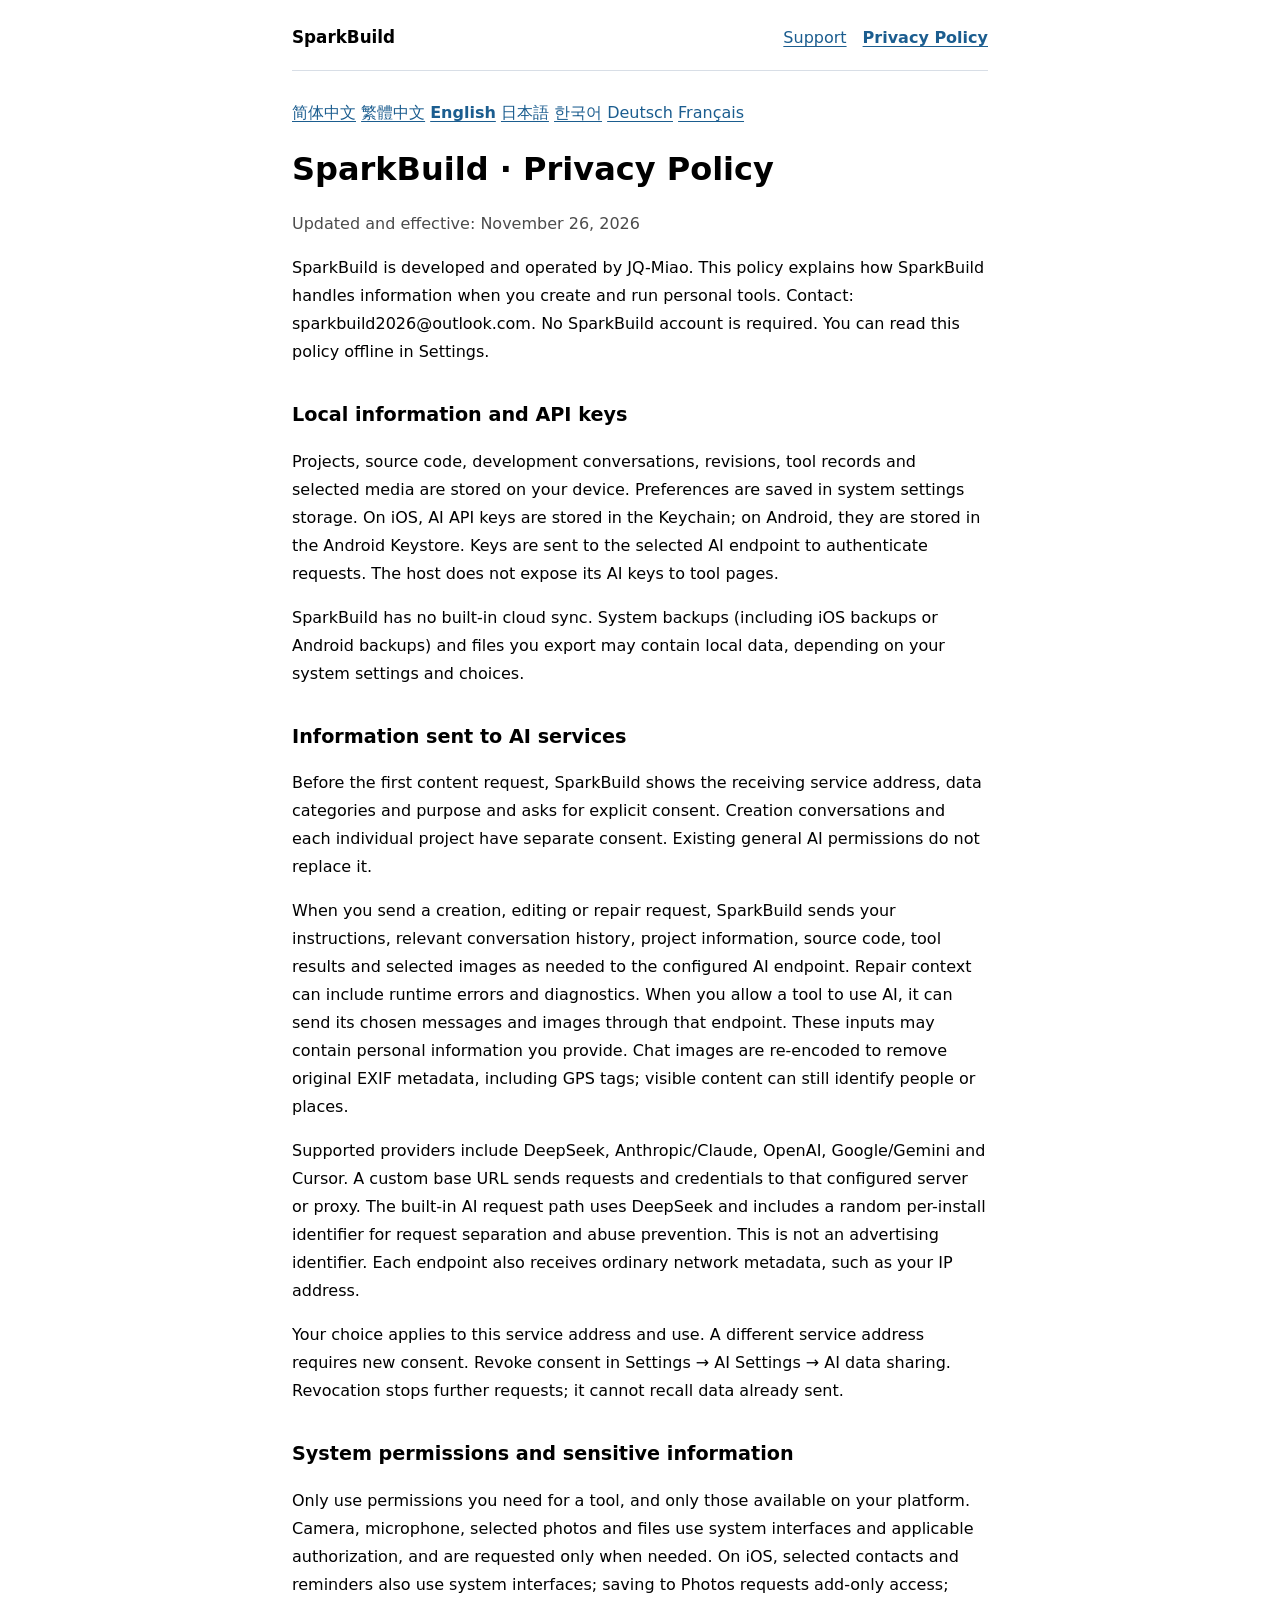
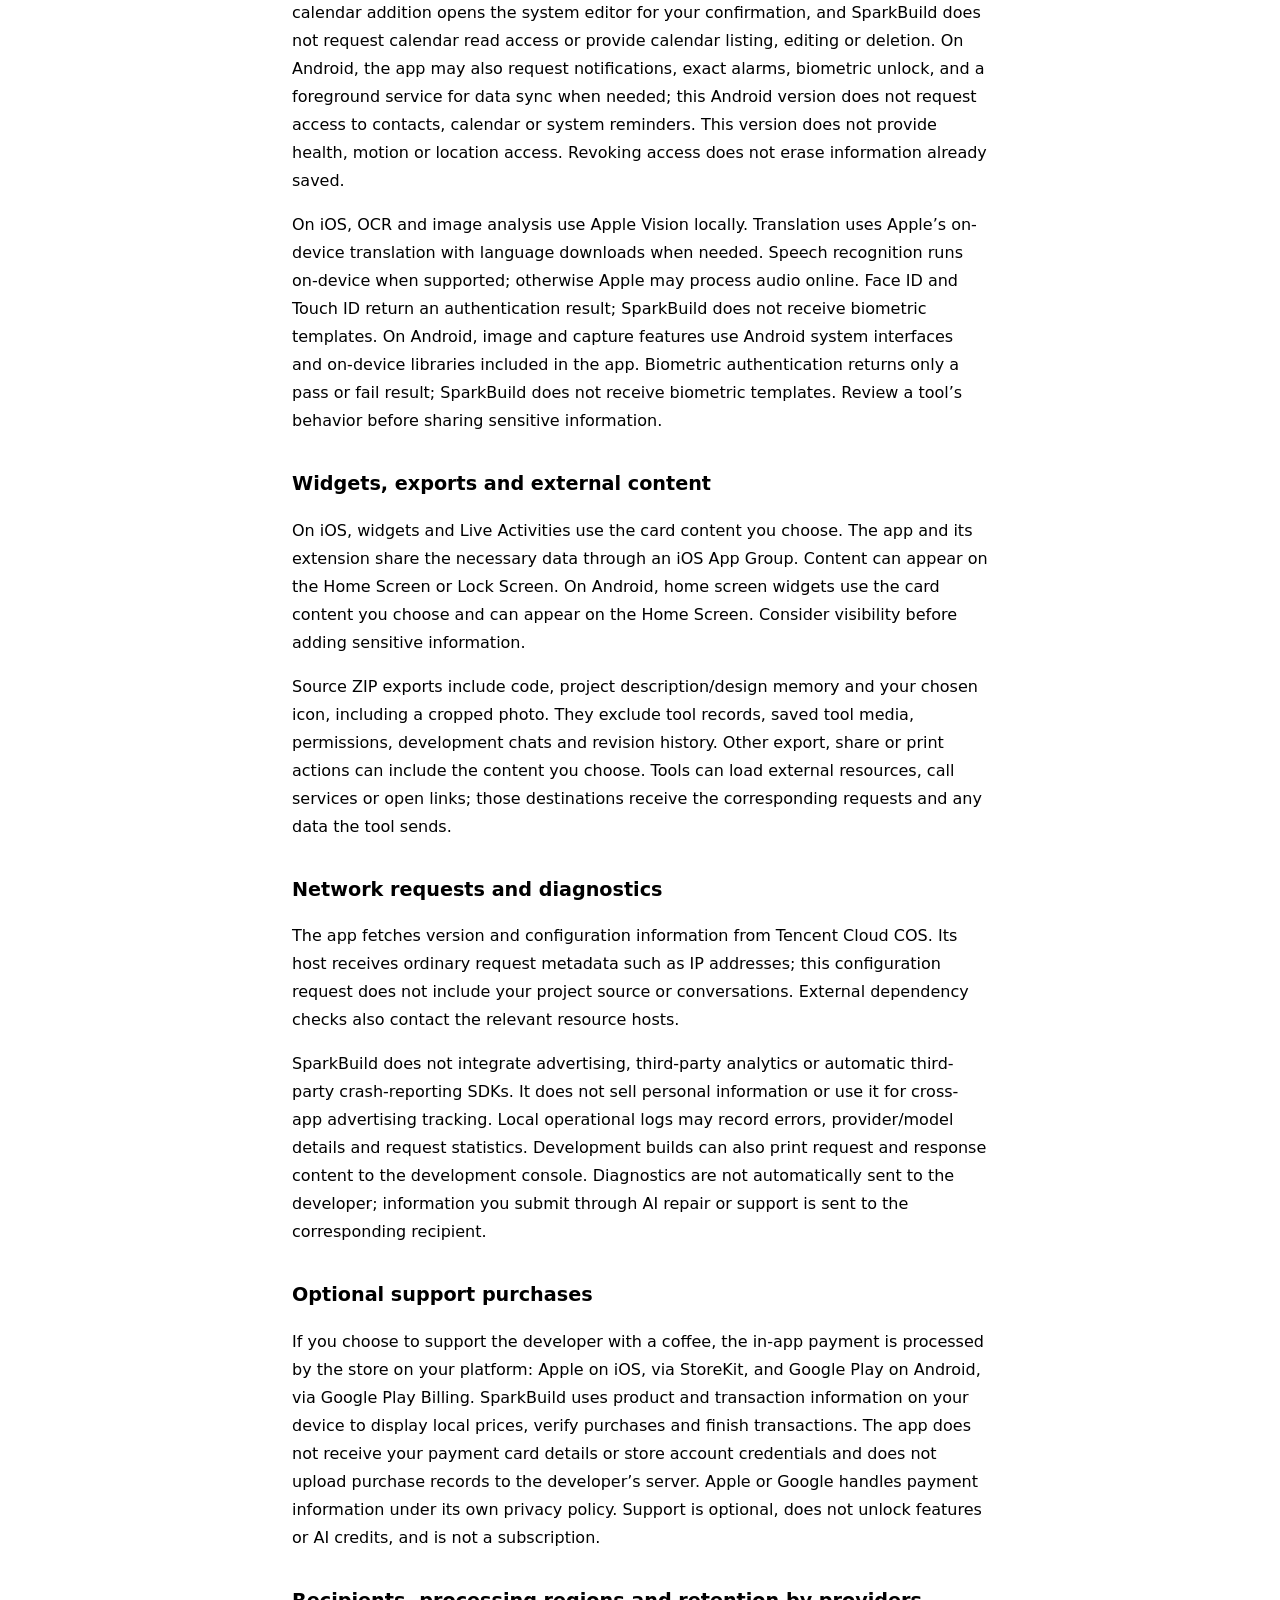
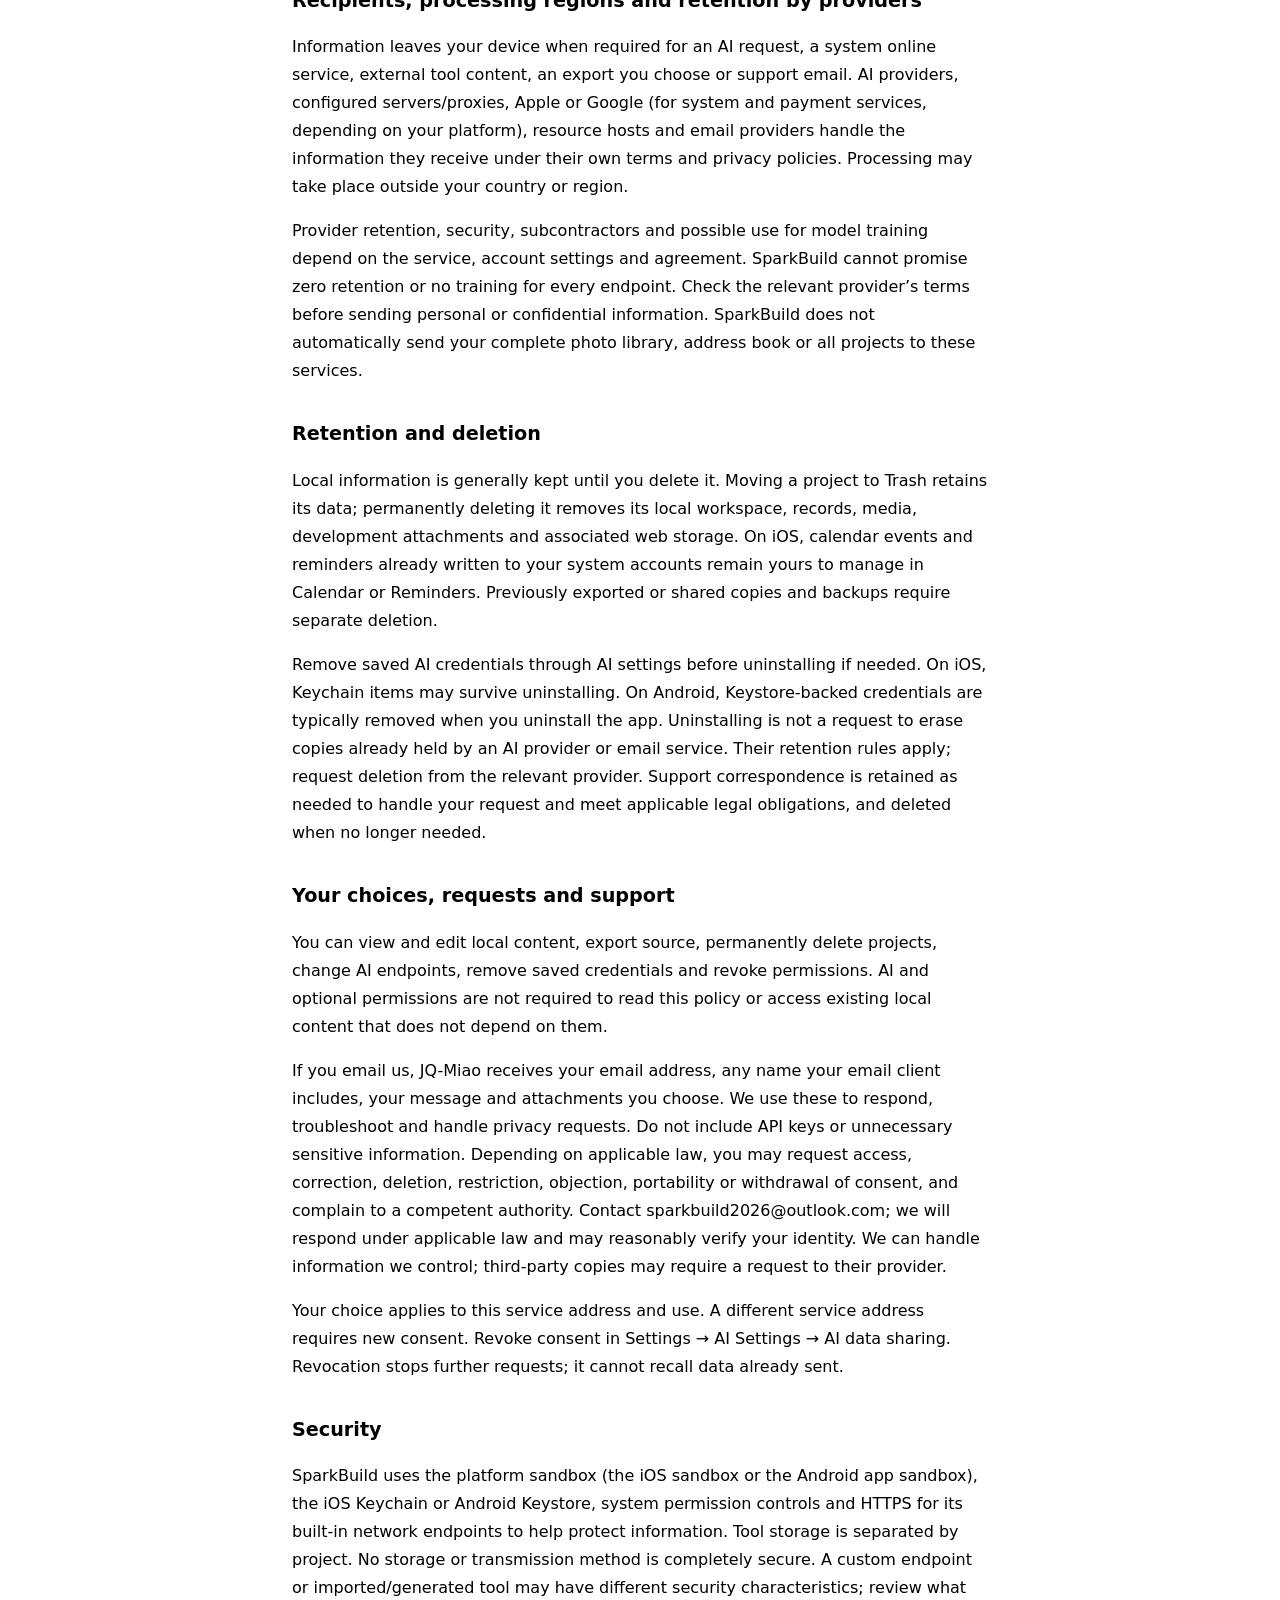
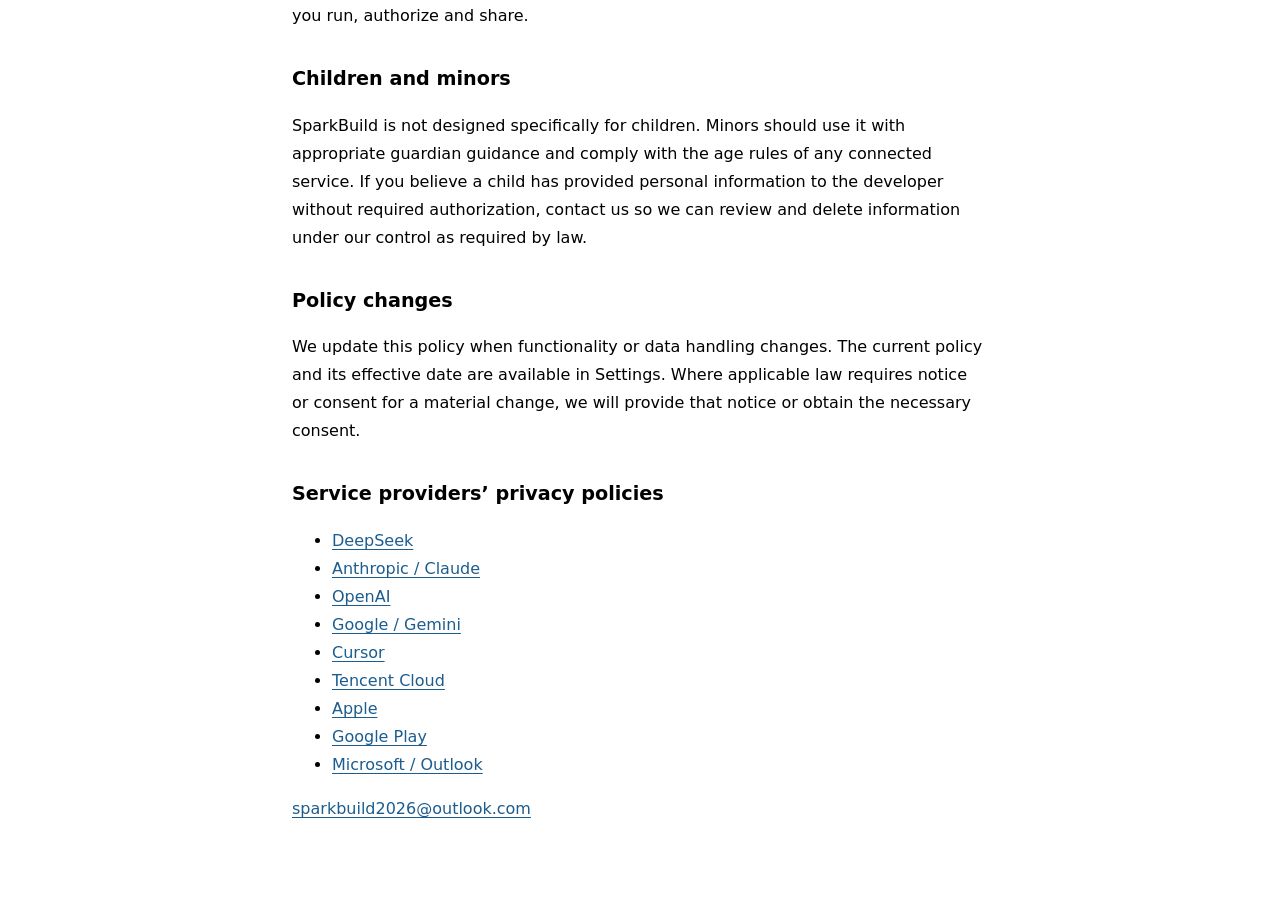
<file: privacy/en.html>
<!doctype html>
<html lang="en">
<head>
  <meta charset="utf-8">
  <meta name="viewport" content="width=device-width,initial-scale=1">
  <meta name="color-scheme" content="light dark">
  <title>SparkBuild · Privacy Policy</title>
  <link rel="stylesheet" href="../site.css">
</head>
<body>
  <header class="site">
    <a class="brand" href="../en.html">SparkBuild</a>
    <nav class="site-nav" aria-label="Site">
      <a href="../en.html">Support</a>
      <a href="en.html" aria-current="page">Privacy Policy</a>
    </nav>
  </header>
  <nav aria-label="Language"><a href="index.html" lang="zh-Hans" hreflang="zh-Hans">简体中文</a>
<a href="zh-Hant.html" lang="zh-Hant" hreflang="zh-Hant">繁體中文</a>
<a href="en.html" lang="en" hreflang="en" aria-current="page">English</a>
<a href="ja.html" lang="ja" hreflang="ja">日本語</a>
<a href="ko.html" lang="ko" hreflang="ko">한국어</a>
<a href="de.html" lang="de" hreflang="de">Deutsch</a>
<a href="fr.html" lang="fr" hreflang="fr">Français</a></nav>
  <main>
    <h1>SparkBuild · Privacy Policy</h1>
    <p class="date">Updated and effective: November 26, 2026</p>
    <p>SparkBuild is developed and operated by JQ-Miao. This policy explains how SparkBuild handles information when you create and run personal tools. Contact: sparkbuild2026@outlook.com. No SparkBuild account is required. You can read this policy offline in Settings.</p>
    <section aria-labelledby="storage"><h2 id="storage">Local information and API keys</h2><p>Projects, source code, development conversations, revisions, tool records and selected media are stored on your device. Preferences are saved in system settings storage. On iOS, AI API keys are stored in the Keychain; on Android, they are stored in the Android Keystore. Keys are sent to the selected AI endpoint to authenticate requests. The host does not expose its AI keys to tool pages.</p>
<p>SparkBuild has no built-in cloud sync. System backups (including iOS backups or Android backups) and files you export may contain local data, depending on your system settings and choices.</p></section><section aria-labelledby="ai"><h2 id="ai">Information sent to AI services</h2><p>Before the first content request, SparkBuild shows the receiving service address, data categories and purpose and asks for explicit consent. Creation conversations and each individual project have separate consent. Existing general AI permissions do not replace it.</p>
<p>When you send a creation, editing or repair request, SparkBuild sends your instructions, relevant conversation history, project information, source code, tool results and selected images as needed to the configured AI endpoint. Repair context can include runtime errors and diagnostics. When you allow a tool to use AI, it can send its chosen messages and images through that endpoint. These inputs may contain personal information you provide. Chat images are re-encoded to remove original EXIF metadata, including GPS tags; visible content can still identify people or places.</p>
<p>Supported providers include DeepSeek, Anthropic/Claude, OpenAI, Google/Gemini and Cursor. A custom base URL sends requests and credentials to that configured server or proxy. The built-in AI request path uses DeepSeek and includes a random per-install identifier for request separation and abuse prevention. This is not an advertising identifier. Each endpoint also receives ordinary network metadata, such as your IP address.</p>
<p>Your choice applies to this service address and use. A different service address requires new consent. Revoke consent in Settings → AI Settings → AI data sharing. Revocation stops further requests; it cannot recall data already sent.</p></section><section aria-labelledby="permissions"><h2 id="permissions">System permissions and sensitive information</h2><p>Only use permissions you need for a tool, and only those available on your platform. Camera, microphone, selected photos and files use system interfaces and applicable authorization, and are requested only when needed. On iOS, selected contacts and reminders also use system interfaces; saving to Photos requests add-only access; calendar addition opens the system editor for your confirmation, and SparkBuild does not request calendar read access or provide calendar listing, editing or deletion. On Android, the app may also request notifications, exact alarms, biometric unlock, and a foreground service for data sync when needed; this Android version does not request access to contacts, calendar or system reminders. This version does not provide health, motion or location access. Revoking access does not erase information already saved.</p>
<p>On iOS, OCR and image analysis use Apple Vision locally. Translation uses Apple’s on-device translation with language downloads when needed. Speech recognition runs on-device when supported; otherwise Apple may process audio online. Face ID and Touch ID return an authentication result; SparkBuild does not receive biometric templates. On Android, image and capture features use Android system interfaces and on-device libraries included in the app. Biometric authentication returns only a pass or fail result; SparkBuild does not receive biometric templates. Review a tool’s behavior before sharing sensitive information.</p></section><section aria-labelledby="surfaces"><h2 id="surfaces">Widgets, exports and external content</h2><p>On iOS, widgets and Live Activities use the card content you choose. The app and its extension share the necessary data through an iOS App Group. Content can appear on the Home Screen or Lock Screen. On Android, home screen widgets use the card content you choose and can appear on the Home Screen. Consider visibility before adding sensitive information.</p>
<p>Source ZIP exports include code, project description/design memory and your chosen icon, including a cropped photo. They exclude tool records, saved tool media, permissions, development chats and revision history. Other export, share or print actions can include the content you choose. Tools can load external resources, call services or open links; those destinations receive the corresponding requests and any data the tool sends.</p></section><section aria-labelledby="network"><h2 id="network">Network requests and diagnostics</h2><p>The app fetches version and configuration information from Tencent Cloud COS. Its host receives ordinary request metadata such as IP addresses; this configuration request does not include your project source or conversations. External dependency checks also contact the relevant resource hosts.</p>
<p>SparkBuild does not integrate advertising, third-party analytics or automatic third-party crash-reporting SDKs. It does not sell personal information or use it for cross-app advertising tracking. Local operational logs may record errors, provider/model details and request statistics. Development builds can also print request and response content to the development console. Diagnostics are not automatically sent to the developer; information you submit through AI repair or support is sent to the corresponding recipient.</p></section><section aria-labelledby="purchases"><h2 id="purchases">Optional support purchases</h2><p>If you choose to support the developer with a coffee, the in-app payment is processed by the store on your platform: Apple on iOS, via StoreKit, and Google Play on Android, via Google Play Billing. SparkBuild uses product and transaction information on your device to display local prices, verify purchases and finish transactions. The app does not receive your payment card details or store account credentials and does not upload purchase records to the developer’s server. Apple or Google handles payment information under its own privacy policy. Support is optional, does not unlock features or AI credits, and is not a subscription.</p></section><section aria-labelledby="sharing"><h2 id="sharing">Recipients, processing regions and retention by providers</h2><p>Information leaves your device when required for an AI request, a system online service, external tool content, an export you choose or support email. AI providers, configured servers/proxies, Apple or Google (for system and payment services, depending on your platform), resource hosts and email providers handle the information they receive under their own terms and privacy policies. Processing may take place outside your country or region.</p>
<p>Provider retention, security, subcontractors and possible use for model training depend on the service, account settings and agreement. SparkBuild cannot promise zero retention or no training for every endpoint. Check the relevant provider’s terms before sending personal or confidential information. SparkBuild does not automatically send your complete photo library, address book or all projects to these services.</p></section><section aria-labelledby="retention"><h2 id="retention">Retention and deletion</h2><p>Local information is generally kept until you delete it. Moving a project to Trash retains its data; permanently deleting it removes its local workspace, records, media, development attachments and associated web storage. On iOS, calendar events and reminders already written to your system accounts remain yours to manage in Calendar or Reminders. Previously exported or shared copies and backups require separate deletion.</p>
<p>Remove saved AI credentials through AI settings before uninstalling if needed. On iOS, Keychain items may survive uninstalling. On Android, Keystore-backed credentials are typically removed when you uninstall the app. Uninstalling is not a request to erase copies already held by an AI provider or email service. Their retention rules apply; request deletion from the relevant provider. Support correspondence is retained as needed to handle your request and meet applicable legal obligations, and deleted when no longer needed.</p></section><section aria-labelledby="rights"><h2 id="rights">Your choices, requests and support</h2><p>You can view and edit local content, export source, permanently delete projects, change AI endpoints, remove saved credentials and revoke permissions. AI and optional permissions are not required to read this policy or access existing local content that does not depend on them.</p>
<p>If you email us, JQ-Miao receives your email address, any name your email client includes, your message and attachments you choose. We use these to respond, troubleshoot and handle privacy requests. Do not include API keys or unnecessary sensitive information. Depending on applicable law, you may request access, correction, deletion, restriction, objection, portability or withdrawal of consent, and complain to a competent authority. Contact sparkbuild2026@outlook.com; we will respond under applicable law and may reasonably verify your identity. We can handle information we control; third-party copies may require a request to their provider.</p>
<p>Your choice applies to this service address and use. A different service address requires new consent. Revoke consent in Settings → AI Settings → AI data sharing. Revocation stops further requests; it cannot recall data already sent.</p></section><section aria-labelledby="security"><h2 id="security">Security</h2><p>SparkBuild uses the platform sandbox (the iOS sandbox or the Android app sandbox), the iOS Keychain or Android Keystore, system permission controls and HTTPS for its built-in network endpoints to help protect information. Tool storage is separated by project. No storage or transmission method is completely secure. A custom endpoint or imported/generated tool may have different security characteristics; review what you run, authorize and share.</p></section><section aria-labelledby="children"><h2 id="children">Children and minors</h2><p>SparkBuild is not designed specifically for children. Minors should use it with appropriate guardian guidance and comply with the age rules of any connected service. If you believe a child has provided personal information to the developer without required authorization, contact us so we can review and delete information under our control as required by law.</p></section><section aria-labelledby="changes"><h2 id="changes">Policy changes</h2><p>We update this policy when functionality or data handling changes. The current policy and its effective date are available in Settings. Where applicable law requires notice or consent for a material change, we will provide that notice or obtain the necessary consent.</p></section>
    <section><h2>Service providers’ privacy policies</h2><ul><li><a href="https://cdn.deepseek.com/policies/en-US/deepseek-privacy-policy.html" rel="noreferrer">DeepSeek</a></li>
<li><a href="https://www.anthropic.com/legal/privacy" rel="noreferrer">Anthropic / Claude</a></li>
<li><a href="https://openai.com/policies/privacy-policy/" rel="noreferrer">OpenAI</a></li>
<li><a href="https://policies.google.com/privacy" rel="noreferrer">Google / Gemini</a></li>
<li><a href="https://cursor.com/privacy" rel="noreferrer">Cursor</a></li>
<li><a href="https://www.tencentcloud.com/document/product/301/17345" rel="noreferrer">Tencent Cloud</a></li>
<li><a href="https://www.apple.com/legal/privacy/" rel="noreferrer">Apple</a></li>
<li><a href="https://policies.google.com/privacy" rel="noreferrer">Google Play</a></li>
<li><a href="https://privacy.microsoft.com/privacystatement" rel="noreferrer">Microsoft / Outlook</a></li></ul></section>
    <p><a href="mailto:sparkbuild2026@outlook.com">sparkbuild2026@outlook.com</a></p>
  </main>
</body>
</html>
</file>
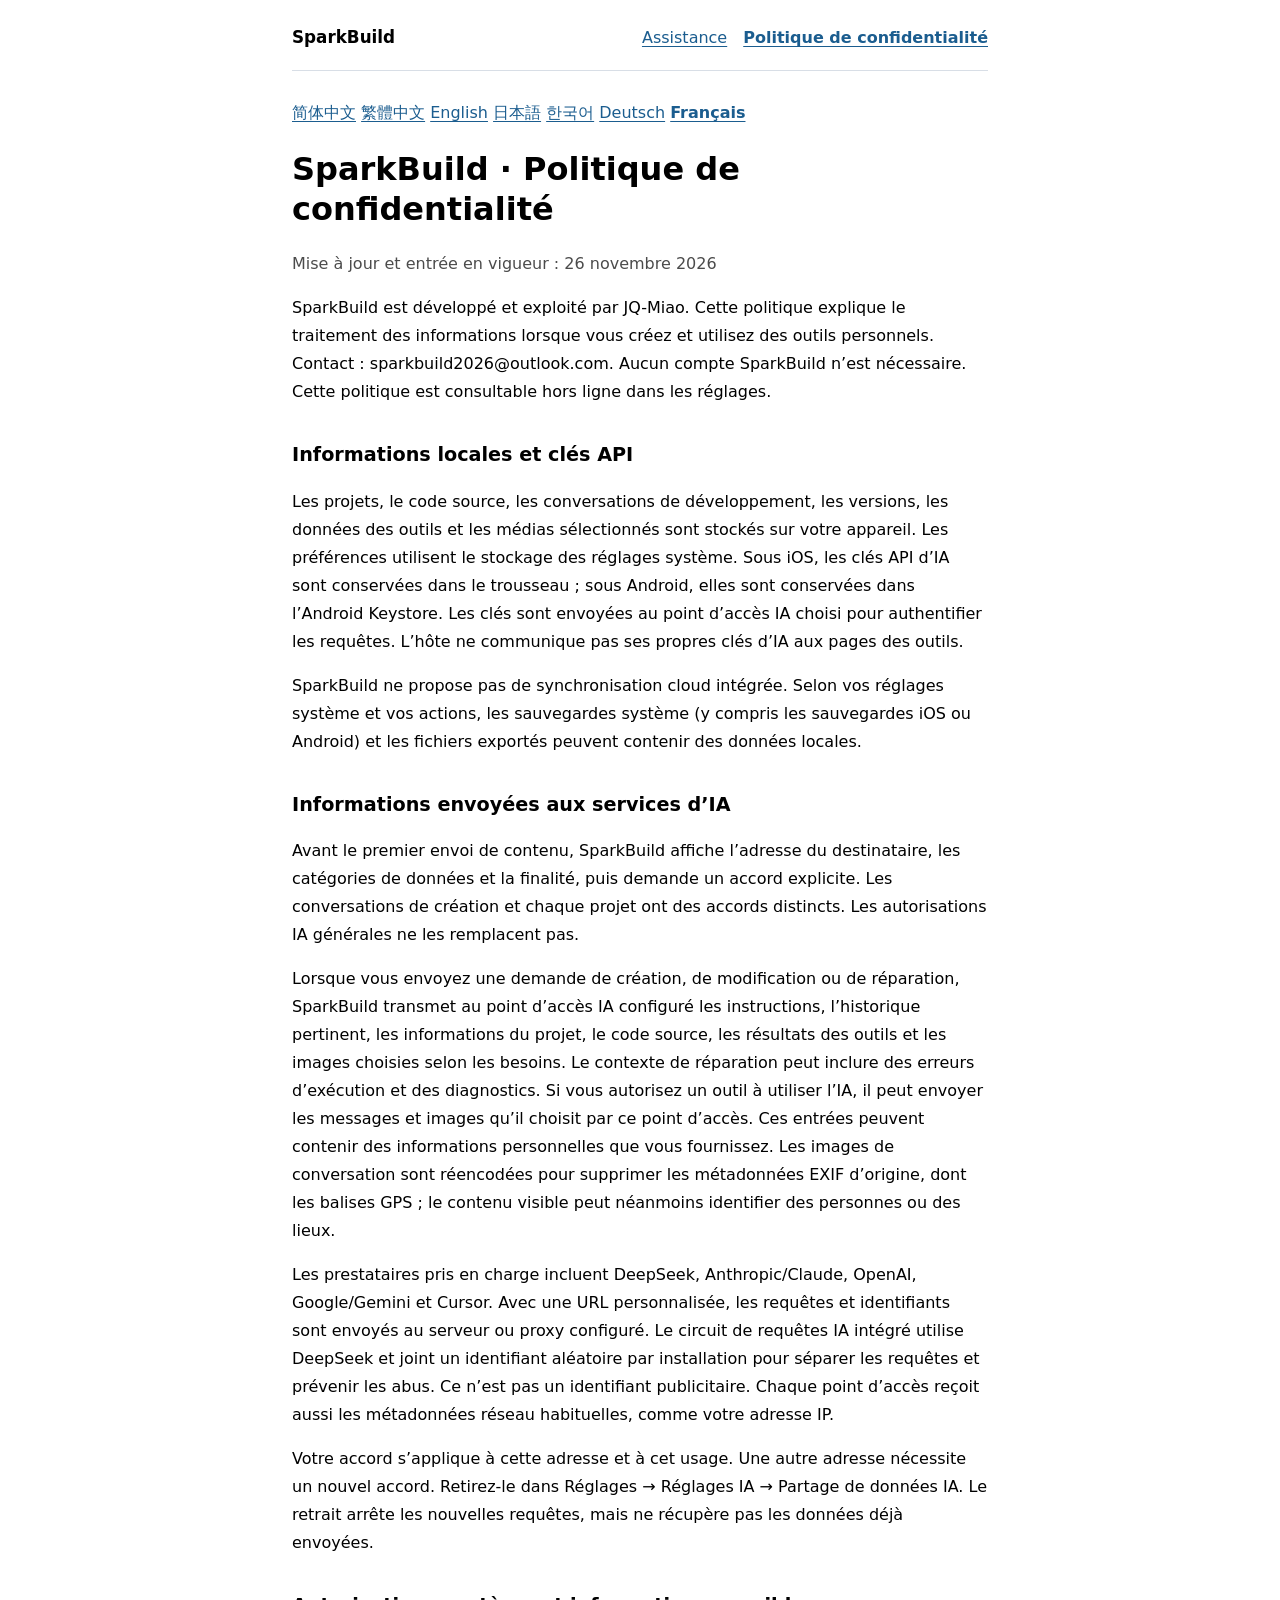
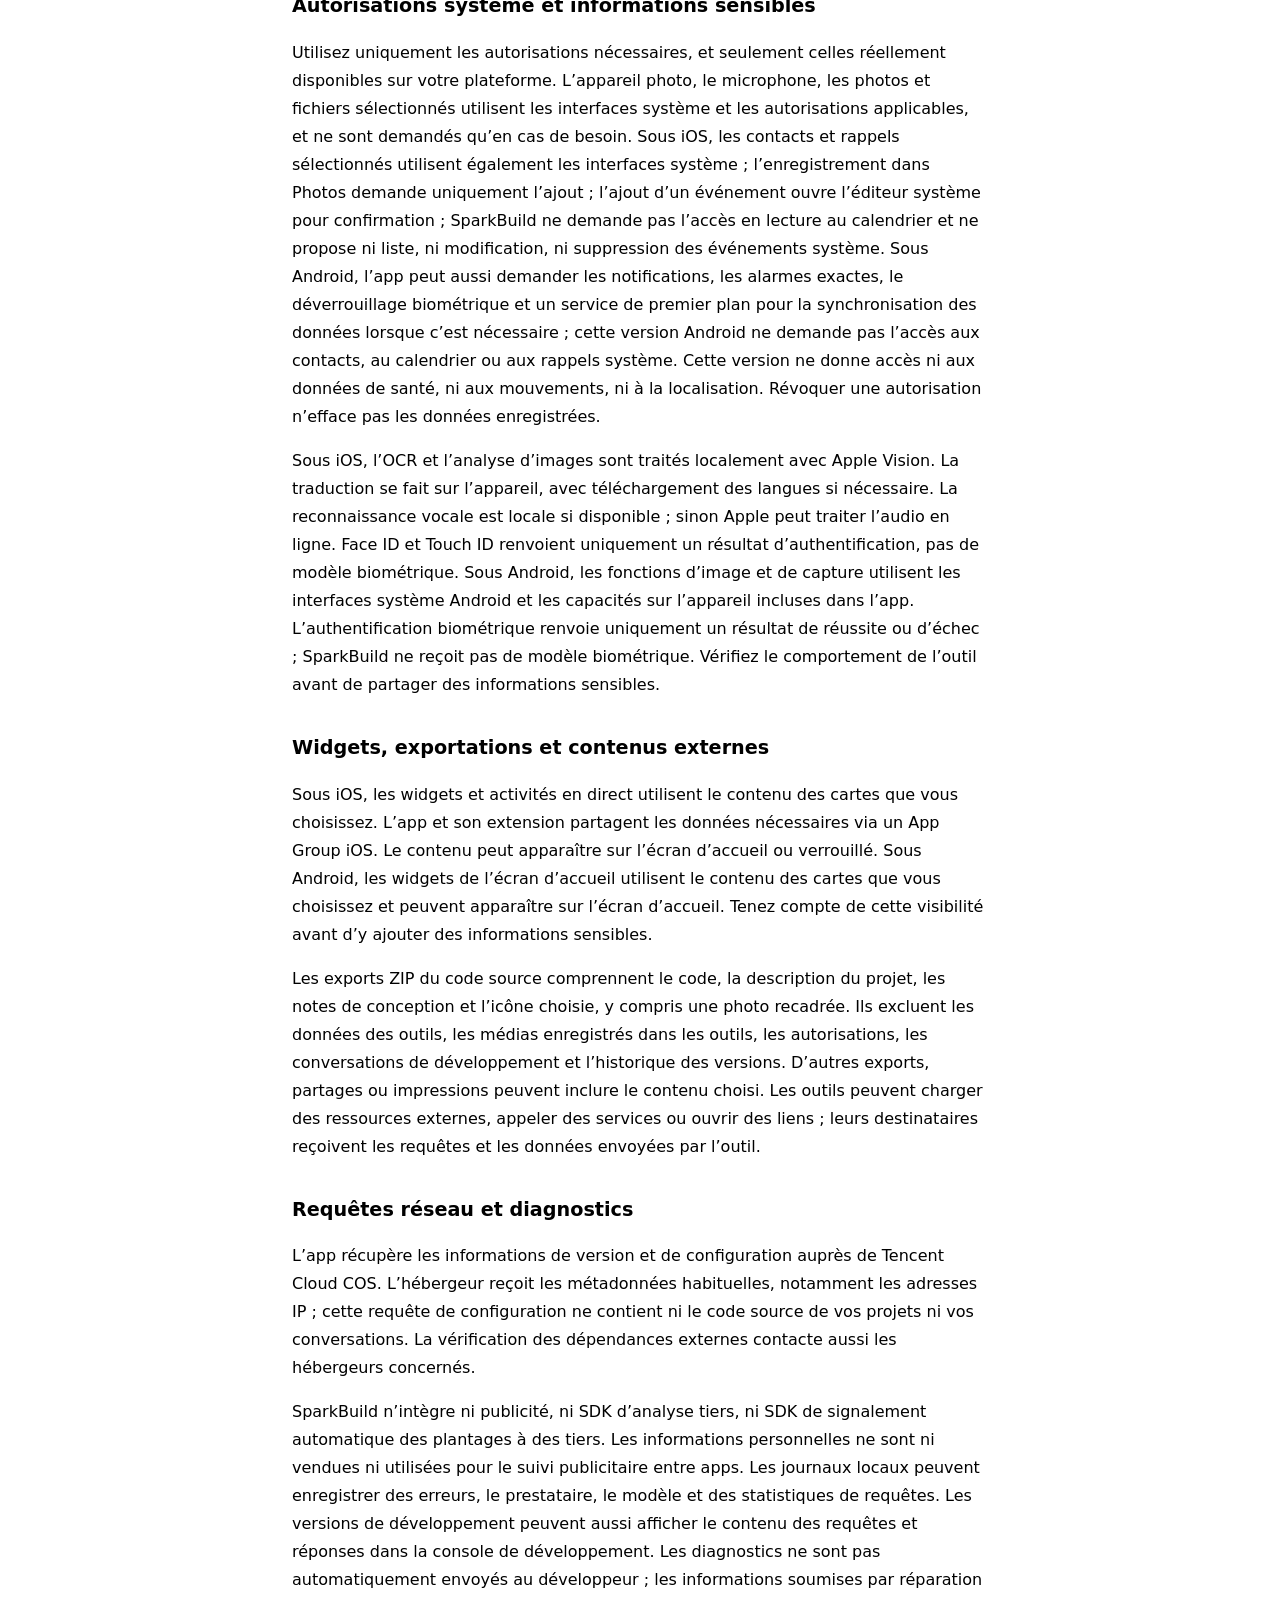
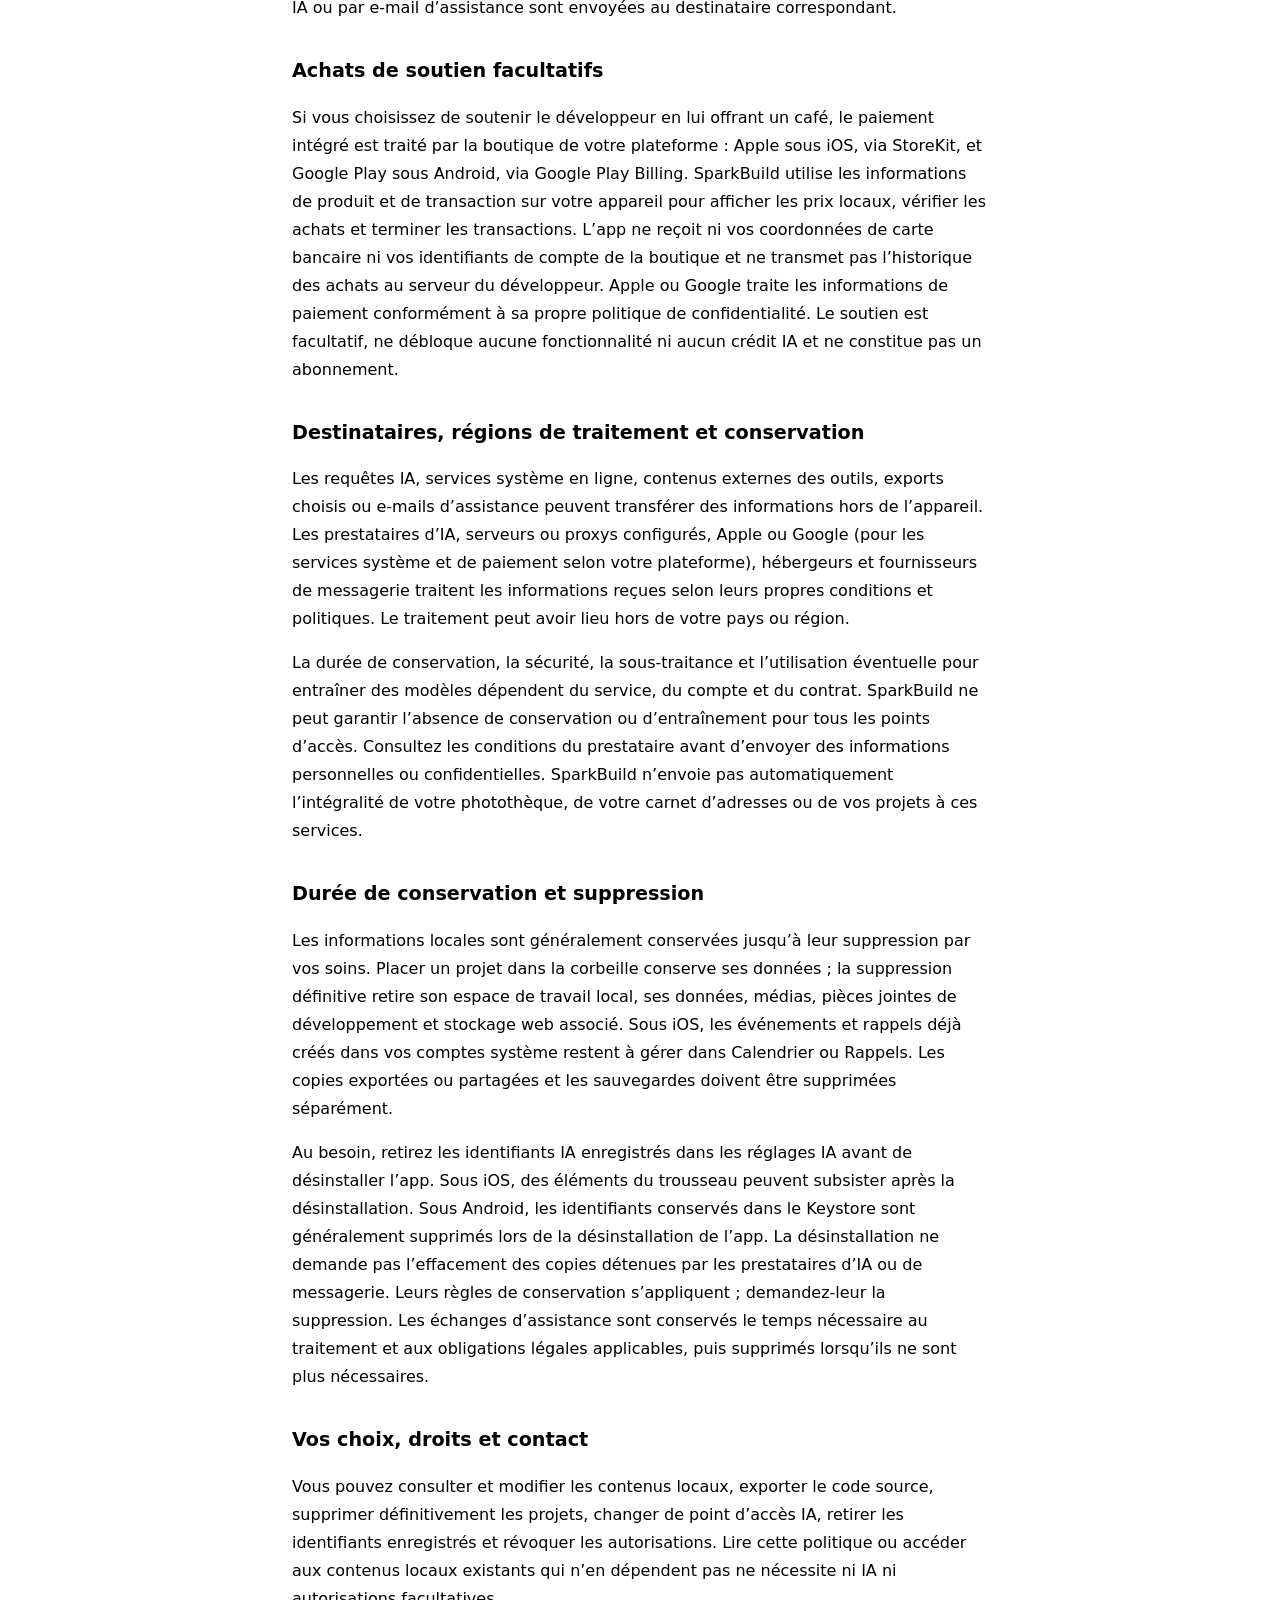
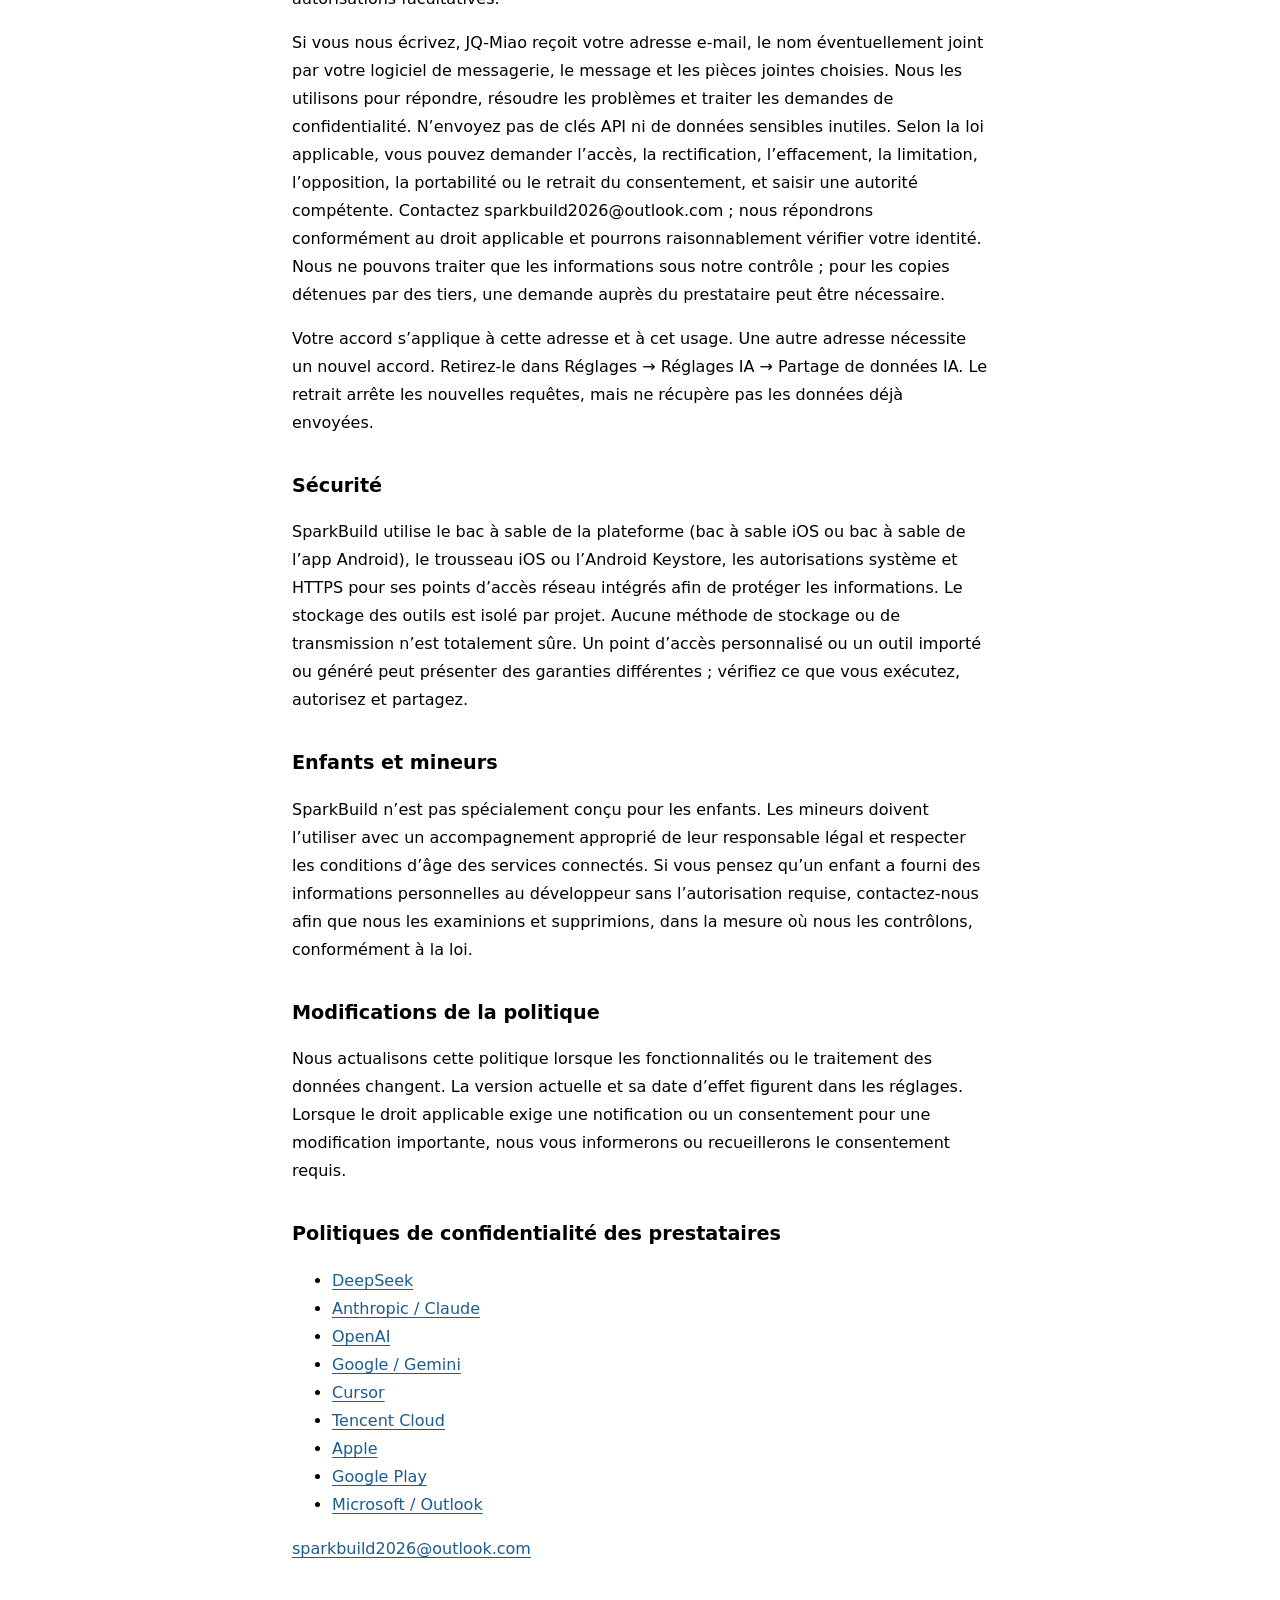
<file: privacy/fr.html>
<!doctype html>
<html lang="fr">
<head>
  <meta charset="utf-8">
  <meta name="viewport" content="width=device-width,initial-scale=1">
  <meta name="color-scheme" content="light dark">
  <title>SparkBuild · Politique de confidentialité</title>
  <link rel="stylesheet" href="../site.css">
</head>
<body>
  <header class="site">
    <a class="brand" href="../en.html">SparkBuild</a>
    <nav class="site-nav" aria-label="Site">
      <a href="../en.html">Assistance</a>
      <a href="fr.html" aria-current="page">Politique de confidentialité</a>
    </nav>
  </header>
  <nav aria-label="Language"><a href="index.html" lang="zh-Hans" hreflang="zh-Hans">简体中文</a>
<a href="zh-Hant.html" lang="zh-Hant" hreflang="zh-Hant">繁體中文</a>
<a href="en.html" lang="en" hreflang="en">English</a>
<a href="ja.html" lang="ja" hreflang="ja">日本語</a>
<a href="ko.html" lang="ko" hreflang="ko">한국어</a>
<a href="de.html" lang="de" hreflang="de">Deutsch</a>
<a href="fr.html" lang="fr" hreflang="fr" aria-current="page">Français</a></nav>
  <main>
    <h1>SparkBuild · Politique de confidentialité</h1>
    <p class="date">Mise à jour et entrée en vigueur : 26 novembre 2026</p>
    <p>SparkBuild est développé et exploité par JQ-Miao. Cette politique explique le traitement des informations lorsque vous créez et utilisez des outils personnels. Contact : sparkbuild2026@outlook.com. Aucun compte SparkBuild n’est nécessaire. Cette politique est consultable hors ligne dans les réglages.</p>
    <section aria-labelledby="storage"><h2 id="storage">Informations locales et clés API</h2><p>Les projets, le code source, les conversations de développement, les versions, les données des outils et les médias sélectionnés sont stockés sur votre appareil. Les préférences utilisent le stockage des réglages système. Sous iOS, les clés API d’IA sont conservées dans le trousseau ; sous Android, elles sont conservées dans l’Android Keystore. Les clés sont envoyées au point d’accès IA choisi pour authentifier les requêtes. L’hôte ne communique pas ses propres clés d’IA aux pages des outils.</p>
<p>SparkBuild ne propose pas de synchronisation cloud intégrée. Selon vos réglages système et vos actions, les sauvegardes système (y compris les sauvegardes iOS ou Android) et les fichiers exportés peuvent contenir des données locales.</p></section><section aria-labelledby="ai"><h2 id="ai">Informations envoyées aux services d’IA</h2><p>Avant le premier envoi de contenu, SparkBuild affiche l’adresse du destinataire, les catégories de données et la finalité, puis demande un accord explicite. Les conversations de création et chaque projet ont des accords distincts. Les autorisations IA générales ne les remplacent pas.</p>
<p>Lorsque vous envoyez une demande de création, de modification ou de réparation, SparkBuild transmet au point d’accès IA configuré les instructions, l’historique pertinent, les informations du projet, le code source, les résultats des outils et les images choisies selon les besoins. Le contexte de réparation peut inclure des erreurs d’exécution et des diagnostics. Si vous autorisez un outil à utiliser l’IA, il peut envoyer les messages et images qu’il choisit par ce point d’accès. Ces entrées peuvent contenir des informations personnelles que vous fournissez. Les images de conversation sont réencodées pour supprimer les métadonnées EXIF d’origine, dont les balises GPS ; le contenu visible peut néanmoins identifier des personnes ou des lieux.</p>
<p>Les prestataires pris en charge incluent DeepSeek, Anthropic/Claude, OpenAI, Google/Gemini et Cursor. Avec une URL personnalisée, les requêtes et identifiants sont envoyés au serveur ou proxy configuré. Le circuit de requêtes IA intégré utilise DeepSeek et joint un identifiant aléatoire par installation pour séparer les requêtes et prévenir les abus. Ce n’est pas un identifiant publicitaire. Chaque point d’accès reçoit aussi les métadonnées réseau habituelles, comme votre adresse IP.</p>
<p>Votre accord s’applique à cette adresse et à cet usage. Une autre adresse nécessite un nouvel accord. Retirez-le dans Réglages → Réglages IA → Partage de données IA. Le retrait arrête les nouvelles requêtes, mais ne récupère pas les données déjà envoyées.</p></section><section aria-labelledby="permissions"><h2 id="permissions">Autorisations système et informations sensibles</h2><p>Utilisez uniquement les autorisations nécessaires, et seulement celles réellement disponibles sur votre plateforme. L’appareil photo, le microphone, les photos et fichiers sélectionnés utilisent les interfaces système et les autorisations applicables, et ne sont demandés qu’en cas de besoin. Sous iOS, les contacts et rappels sélectionnés utilisent également les interfaces système ; l’enregistrement dans Photos demande uniquement l’ajout ; l’ajout d’un événement ouvre l’éditeur système pour confirmation ; SparkBuild ne demande pas l’accès en lecture au calendrier et ne propose ni liste, ni modification, ni suppression des événements système. Sous Android, l’app peut aussi demander les notifications, les alarmes exactes, le déverrouillage biométrique et un service de premier plan pour la synchronisation des données lorsque c’est nécessaire ; cette version Android ne demande pas l’accès aux contacts, au calendrier ou aux rappels système. Cette version ne donne accès ni aux données de santé, ni aux mouvements, ni à la localisation. Révoquer une autorisation n’efface pas les données enregistrées.</p>
<p>Sous iOS, l’OCR et l’analyse d’images sont traités localement avec Apple Vision. La traduction se fait sur l’appareil, avec téléchargement des langues si nécessaire. La reconnaissance vocale est locale si disponible ; sinon Apple peut traiter l’audio en ligne. Face ID et Touch ID renvoient uniquement un résultat d’authentification, pas de modèle biométrique. Sous Android, les fonctions d’image et de capture utilisent les interfaces système Android et les capacités sur l’appareil incluses dans l’app. L’authentification biométrique renvoie uniquement un résultat de réussite ou d’échec ; SparkBuild ne reçoit pas de modèle biométrique. Vérifiez le comportement de l’outil avant de partager des informations sensibles.</p></section><section aria-labelledby="surfaces"><h2 id="surfaces">Widgets, exportations et contenus externes</h2><p>Sous iOS, les widgets et activités en direct utilisent le contenu des cartes que vous choisissez. L’app et son extension partagent les données nécessaires via un App Group iOS. Le contenu peut apparaître sur l’écran d’accueil ou verrouillé. Sous Android, les widgets de l’écran d’accueil utilisent le contenu des cartes que vous choisissez et peuvent apparaître sur l’écran d’accueil. Tenez compte de cette visibilité avant d’y ajouter des informations sensibles.</p>
<p>Les exports ZIP du code source comprennent le code, la description du projet, les notes de conception et l’icône choisie, y compris une photo recadrée. Ils excluent les données des outils, les médias enregistrés dans les outils, les autorisations, les conversations de développement et l’historique des versions. D’autres exports, partages ou impressions peuvent inclure le contenu choisi. Les outils peuvent charger des ressources externes, appeler des services ou ouvrir des liens ; leurs destinataires reçoivent les requêtes et les données envoyées par l’outil.</p></section><section aria-labelledby="network"><h2 id="network">Requêtes réseau et diagnostics</h2><p>L’app récupère les informations de version et de configuration auprès de Tencent Cloud COS. L’hébergeur reçoit les métadonnées habituelles, notamment les adresses IP ; cette requête de configuration ne contient ni le code source de vos projets ni vos conversations. La vérification des dépendances externes contacte aussi les hébergeurs concernés.</p>
<p>SparkBuild n’intègre ni publicité, ni SDK d’analyse tiers, ni SDK de signalement automatique des plantages à des tiers. Les informations personnelles ne sont ni vendues ni utilisées pour le suivi publicitaire entre apps. Les journaux locaux peuvent enregistrer des erreurs, le prestataire, le modèle et des statistiques de requêtes. Les versions de développement peuvent aussi afficher le contenu des requêtes et réponses dans la console de développement. Les diagnostics ne sont pas automatiquement envoyés au développeur ; les informations soumises par réparation IA ou par e-mail d’assistance sont envoyées au destinataire correspondant.</p></section><section aria-labelledby="purchases"><h2 id="purchases">Achats de soutien facultatifs</h2><p>Si vous choisissez de soutenir le développeur en lui offrant un café, le paiement intégré est traité par la boutique de votre plateforme : Apple sous iOS, via StoreKit, et Google Play sous Android, via Google Play Billing. SparkBuild utilise les informations de produit et de transaction sur votre appareil pour afficher les prix locaux, vérifier les achats et terminer les transactions. L’app ne reçoit ni vos coordonnées de carte bancaire ni vos identifiants de compte de la boutique et ne transmet pas l’historique des achats au serveur du développeur. Apple ou Google traite les informations de paiement conformément à sa propre politique de confidentialité. Le soutien est facultatif, ne débloque aucune fonctionnalité ni aucun crédit IA et ne constitue pas un abonnement.</p></section><section aria-labelledby="sharing"><h2 id="sharing">Destinataires, régions de traitement et conservation</h2><p>Les requêtes IA, services système en ligne, contenus externes des outils, exports choisis ou e-mails d’assistance peuvent transférer des informations hors de l’appareil. Les prestataires d’IA, serveurs ou proxys configurés, Apple ou Google (pour les services système et de paiement selon votre plateforme), hébergeurs et fournisseurs de messagerie traitent les informations reçues selon leurs propres conditions et politiques. Le traitement peut avoir lieu hors de votre pays ou région.</p>
<p>La durée de conservation, la sécurité, la sous-traitance et l’utilisation éventuelle pour entraîner des modèles dépendent du service, du compte et du contrat. SparkBuild ne peut garantir l’absence de conservation ou d’entraînement pour tous les points d’accès. Consultez les conditions du prestataire avant d’envoyer des informations personnelles ou confidentielles. SparkBuild n’envoie pas automatiquement l’intégralité de votre photothèque, de votre carnet d’adresses ou de vos projets à ces services.</p></section><section aria-labelledby="retention"><h2 id="retention">Durée de conservation et suppression</h2><p>Les informations locales sont généralement conservées jusqu’à leur suppression par vos soins. Placer un projet dans la corbeille conserve ses données ; la suppression définitive retire son espace de travail local, ses données, médias, pièces jointes de développement et stockage web associé. Sous iOS, les événements et rappels déjà créés dans vos comptes système restent à gérer dans Calendrier ou Rappels. Les copies exportées ou partagées et les sauvegardes doivent être supprimées séparément.</p>
<p>Au besoin, retirez les identifiants IA enregistrés dans les réglages IA avant de désinstaller l’app. Sous iOS, des éléments du trousseau peuvent subsister après la désinstallation. Sous Android, les identifiants conservés dans le Keystore sont généralement supprimés lors de la désinstallation de l’app. La désinstallation ne demande pas l’effacement des copies détenues par les prestataires d’IA ou de messagerie. Leurs règles de conservation s’appliquent ; demandez-leur la suppression. Les échanges d’assistance sont conservés le temps nécessaire au traitement et aux obligations légales applicables, puis supprimés lorsqu’ils ne sont plus nécessaires.</p></section><section aria-labelledby="rights"><h2 id="rights">Vos choix, droits et contact</h2><p>Vous pouvez consulter et modifier les contenus locaux, exporter le code source, supprimer définitivement les projets, changer de point d’accès IA, retirer les identifiants enregistrés et révoquer les autorisations. Lire cette politique ou accéder aux contenus locaux existants qui n’en dépendent pas ne nécessite ni IA ni autorisations facultatives.</p>
<p>Si vous nous écrivez, JQ-Miao reçoit votre adresse e-mail, le nom éventuellement joint par votre logiciel de messagerie, le message et les pièces jointes choisies. Nous les utilisons pour répondre, résoudre les problèmes et traiter les demandes de confidentialité. N’envoyez pas de clés API ni de données sensibles inutiles. Selon la loi applicable, vous pouvez demander l’accès, la rectification, l’effacement, la limitation, l’opposition, la portabilité ou le retrait du consentement, et saisir une autorité compétente. Contactez sparkbuild2026@outlook.com ; nous répondrons conformément au droit applicable et pourrons raisonnablement vérifier votre identité. Nous ne pouvons traiter que les informations sous notre contrôle ; pour les copies détenues par des tiers, une demande auprès du prestataire peut être nécessaire.</p>
<p>Votre accord s’applique à cette adresse et à cet usage. Une autre adresse nécessite un nouvel accord. Retirez-le dans Réglages → Réglages IA → Partage de données IA. Le retrait arrête les nouvelles requêtes, mais ne récupère pas les données déjà envoyées.</p></section><section aria-labelledby="security"><h2 id="security">Sécurité</h2><p>SparkBuild utilise le bac à sable de la plateforme (bac à sable iOS ou bac à sable de l’app Android), le trousseau iOS ou l’Android Keystore, les autorisations système et HTTPS pour ses points d’accès réseau intégrés afin de protéger les informations. Le stockage des outils est isolé par projet. Aucune méthode de stockage ou de transmission n’est totalement sûre. Un point d’accès personnalisé ou un outil importé ou généré peut présenter des garanties différentes ; vérifiez ce que vous exécutez, autorisez et partagez.</p></section><section aria-labelledby="children"><h2 id="children">Enfants et mineurs</h2><p>SparkBuild n’est pas spécialement conçu pour les enfants. Les mineurs doivent l’utiliser avec un accompagnement approprié de leur responsable légal et respecter les conditions d’âge des services connectés. Si vous pensez qu’un enfant a fourni des informations personnelles au développeur sans l’autorisation requise, contactez-nous afin que nous les examinions et supprimions, dans la mesure où nous les contrôlons, conformément à la loi.</p></section><section aria-labelledby="changes"><h2 id="changes">Modifications de la politique</h2><p>Nous actualisons cette politique lorsque les fonctionnalités ou le traitement des données changent. La version actuelle et sa date d’effet figurent dans les réglages. Lorsque le droit applicable exige une notification ou un consentement pour une modification importante, nous vous informerons ou recueillerons le consentement requis.</p></section>
    <section><h2>Politiques de confidentialité des prestataires</h2><ul><li><a href="https://cdn.deepseek.com/policies/en-US/deepseek-privacy-policy.html" rel="noreferrer">DeepSeek</a></li>
<li><a href="https://www.anthropic.com/legal/privacy" rel="noreferrer">Anthropic / Claude</a></li>
<li><a href="https://openai.com/policies/privacy-policy/" rel="noreferrer">OpenAI</a></li>
<li><a href="https://policies.google.com/privacy" rel="noreferrer">Google / Gemini</a></li>
<li><a href="https://cursor.com/privacy" rel="noreferrer">Cursor</a></li>
<li><a href="https://www.tencentcloud.com/document/product/301/17345" rel="noreferrer">Tencent Cloud</a></li>
<li><a href="https://www.apple.com/legal/privacy/" rel="noreferrer">Apple</a></li>
<li><a href="https://policies.google.com/privacy" rel="noreferrer">Google Play</a></li>
<li><a href="https://privacy.microsoft.com/privacystatement" rel="noreferrer">Microsoft / Outlook</a></li></ul></section>
    <p><a href="mailto:sparkbuild2026@outlook.com">sparkbuild2026@outlook.com</a></p>
  </main>
</body>
</html>
</file>
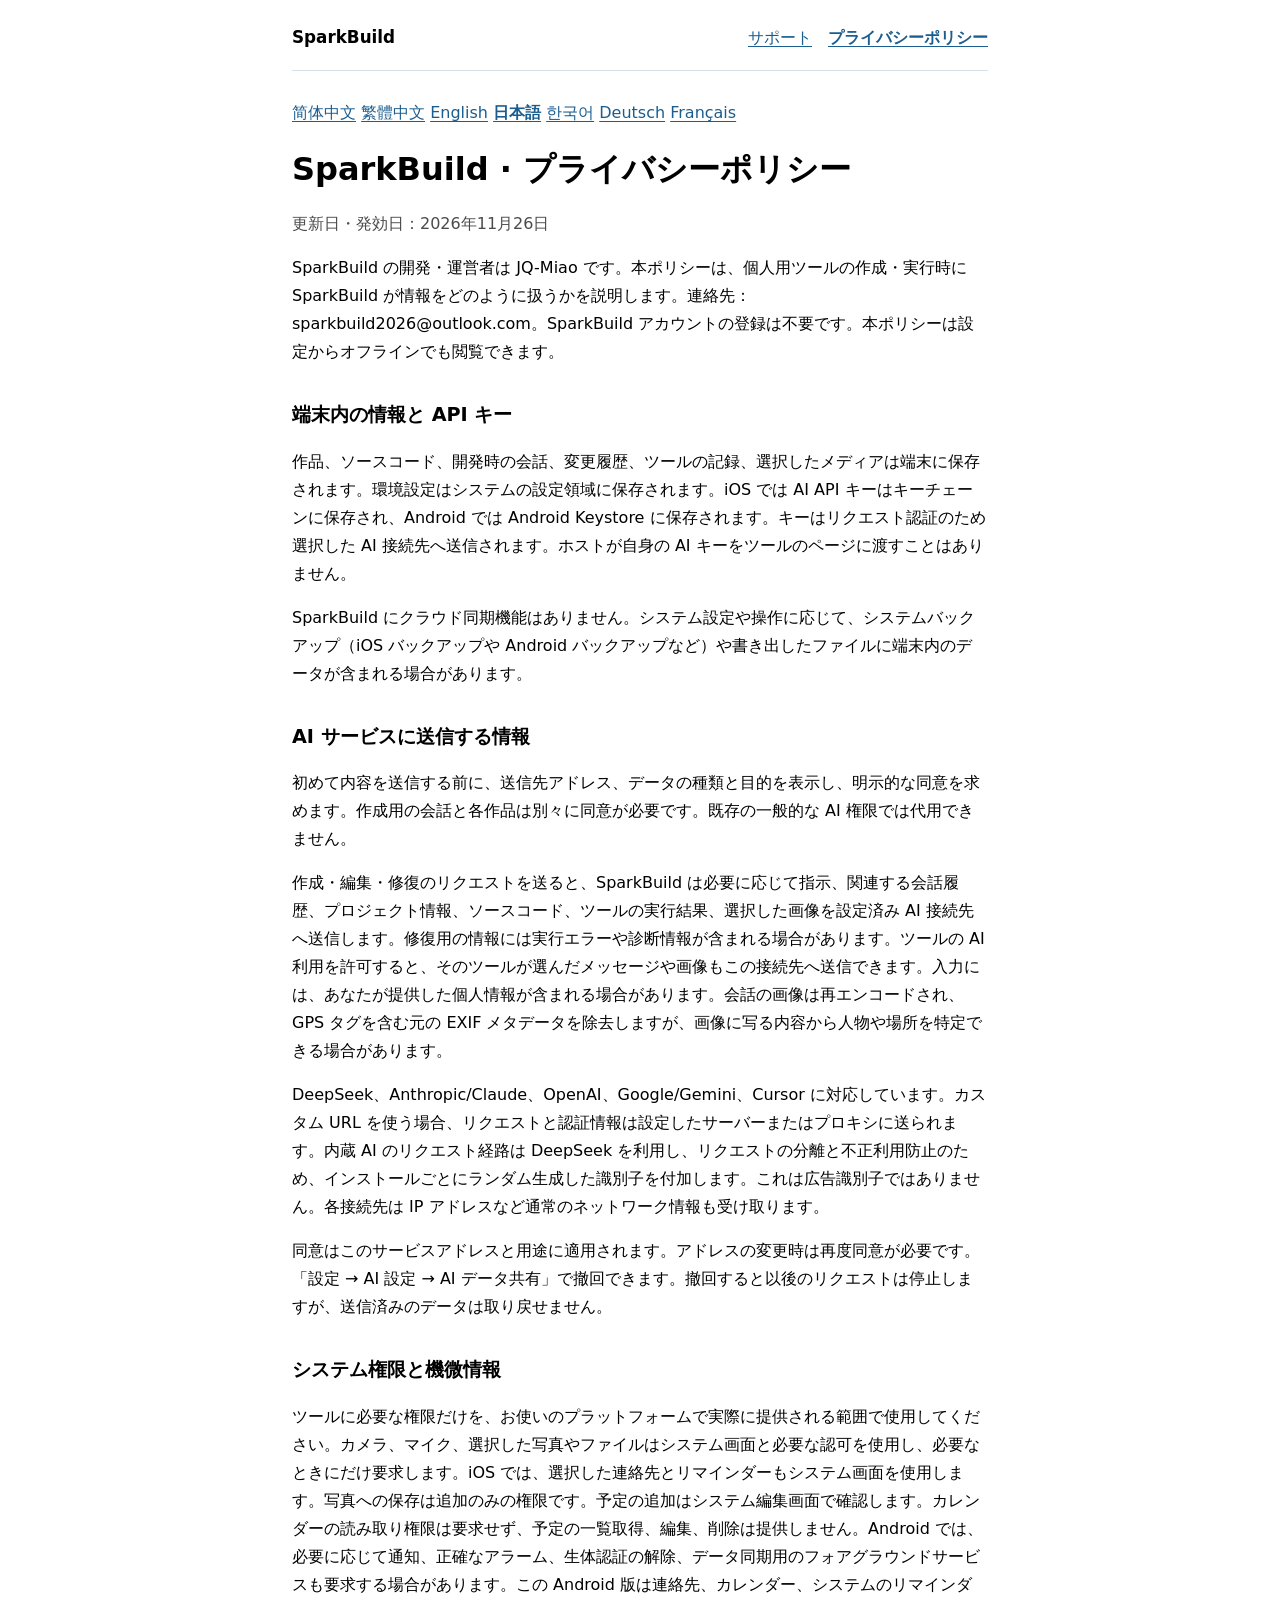
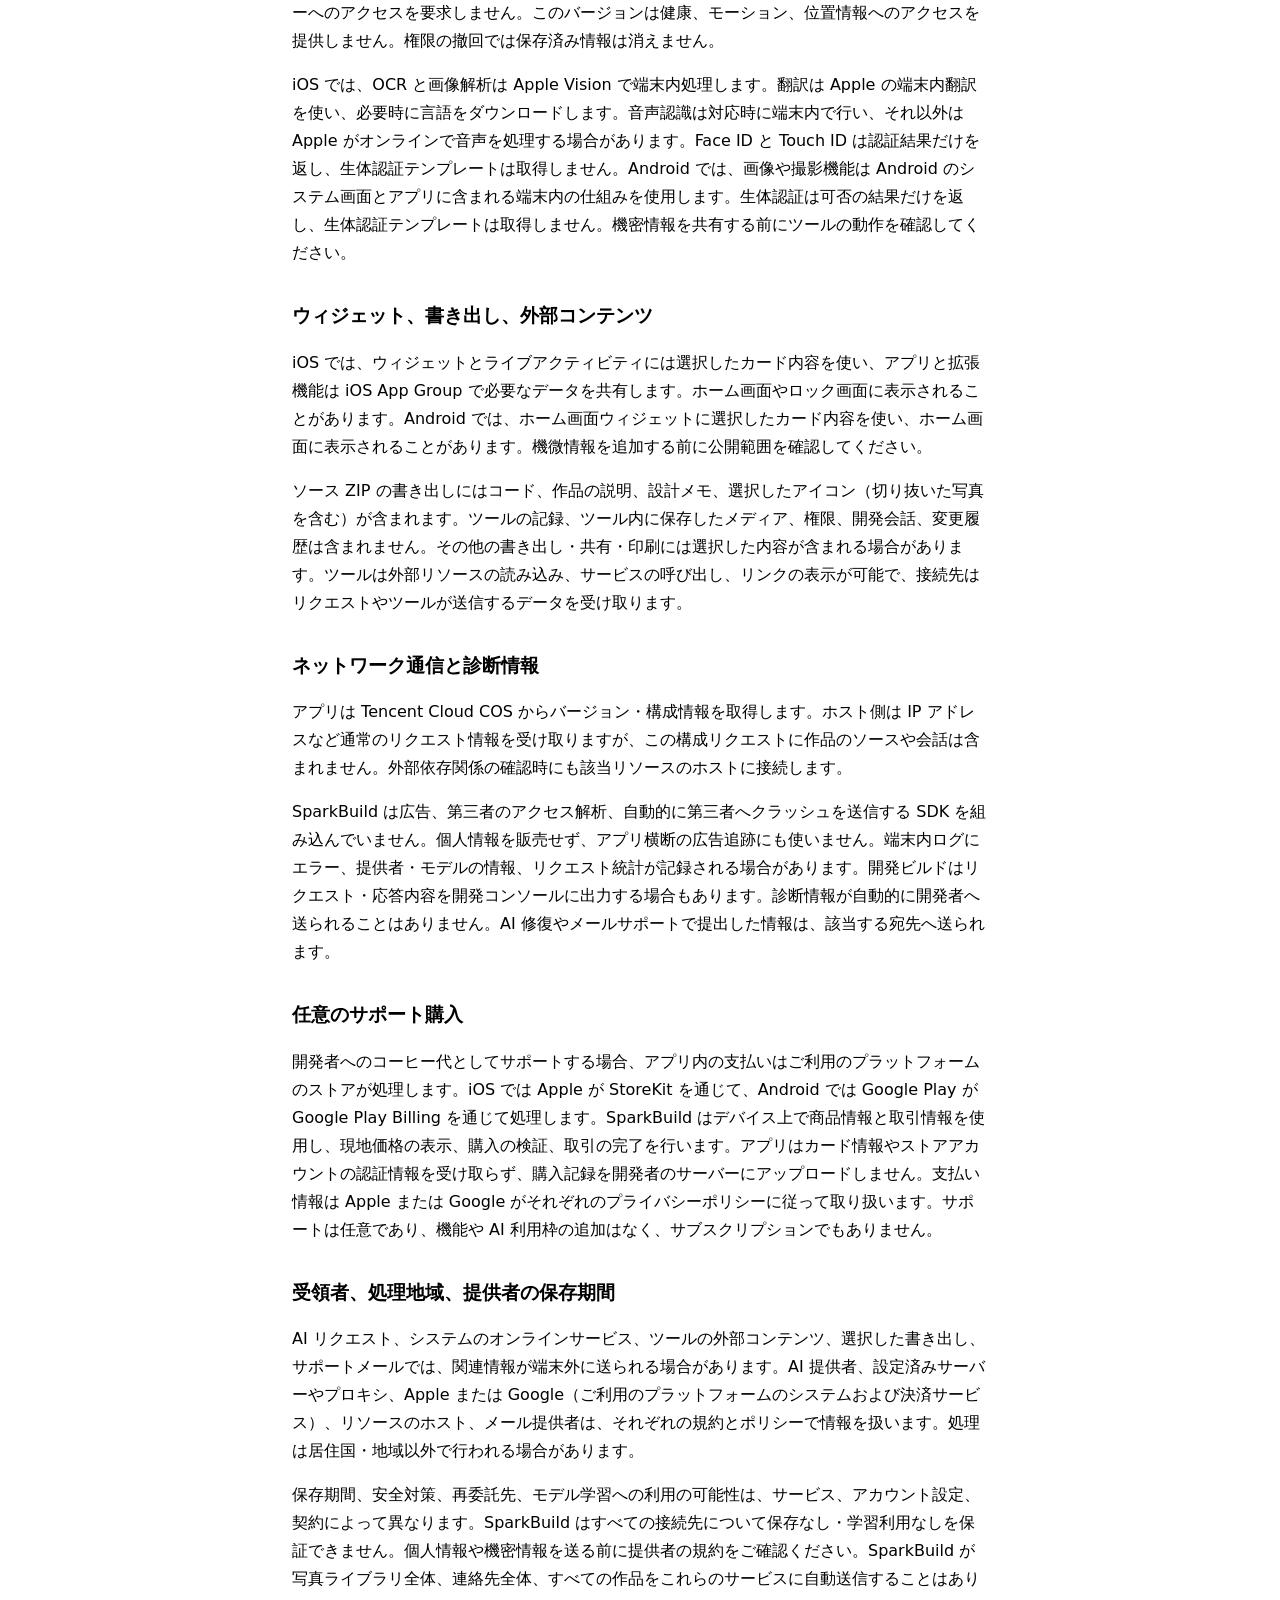
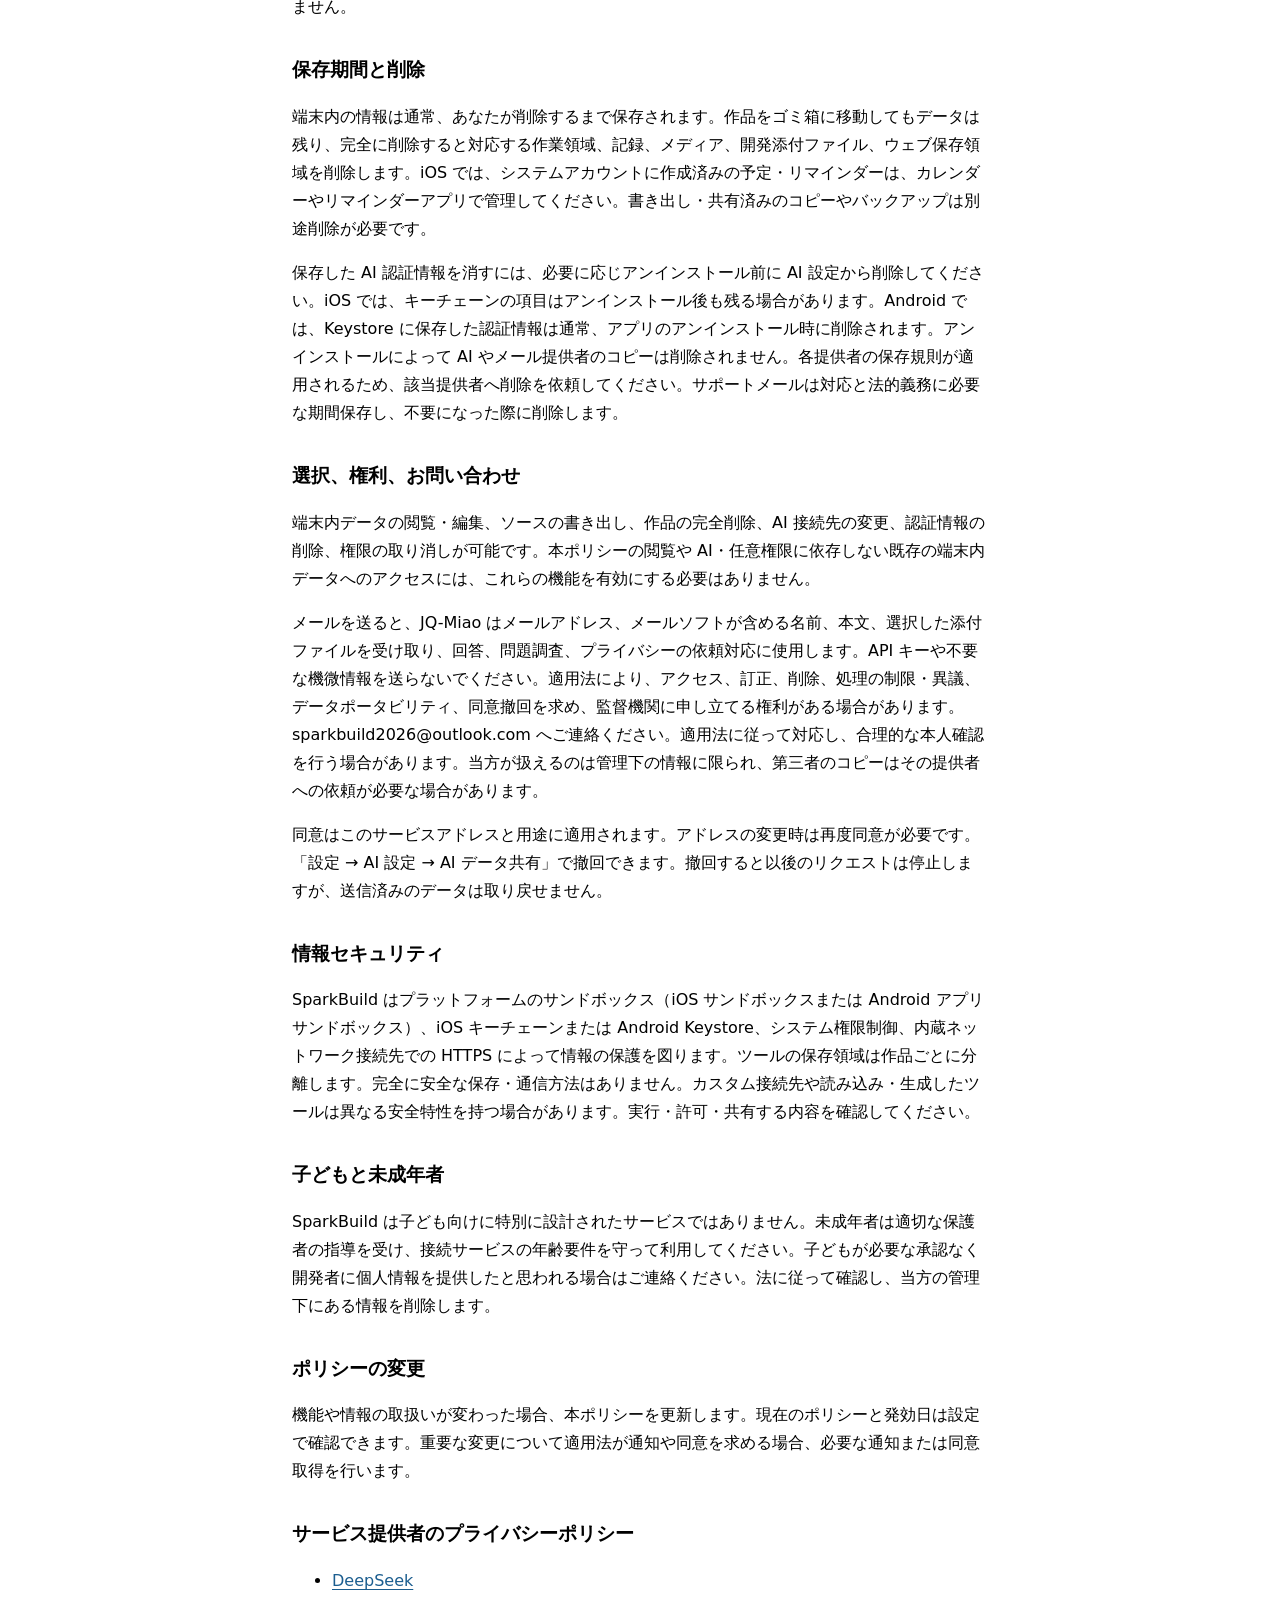
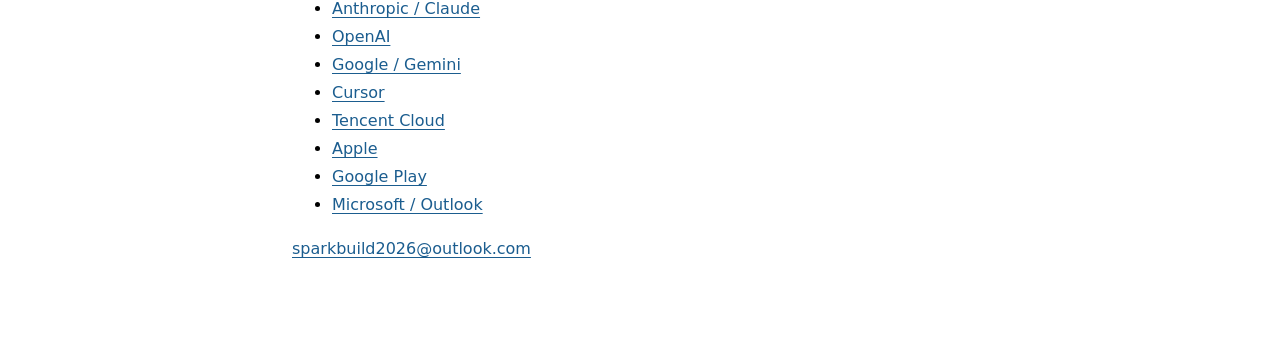
<file: privacy/ja.html>
<!doctype html>
<html lang="ja">
<head>
  <meta charset="utf-8">
  <meta name="viewport" content="width=device-width,initial-scale=1">
  <meta name="color-scheme" content="light dark">
  <title>SparkBuild · プライバシーポリシー</title>
  <link rel="stylesheet" href="../site.css">
</head>
<body>
  <header class="site">
    <a class="brand" href="../index.html">SparkBuild</a>
    <nav class="site-nav" aria-label="Site">
      <a href="../index.html">サポート</a>
      <a href="ja.html" aria-current="page">プライバシーポリシー</a>
    </nav>
  </header>
  <nav aria-label="Language"><a href="index.html" lang="zh-Hans" hreflang="zh-Hans">简体中文</a>
<a href="zh-Hant.html" lang="zh-Hant" hreflang="zh-Hant">繁體中文</a>
<a href="en.html" lang="en" hreflang="en">English</a>
<a href="ja.html" lang="ja" hreflang="ja" aria-current="page">日本語</a>
<a href="ko.html" lang="ko" hreflang="ko">한국어</a>
<a href="de.html" lang="de" hreflang="de">Deutsch</a>
<a href="fr.html" lang="fr" hreflang="fr">Français</a></nav>
  <main>
    <h1>SparkBuild · プライバシーポリシー</h1>
    <p class="date">更新日・発効日：2026年11月26日</p>
    <p>SparkBuild の開発・運営者は JQ-Miao です。本ポリシーは、個人用ツールの作成・実行時に SparkBuild が情報をどのように扱うかを説明します。連絡先：sparkbuild2026@outlook.com。SparkBuild アカウントの登録は不要です。本ポリシーは設定からオフラインでも閲覧できます。</p>
    <section aria-labelledby="storage"><h2 id="storage">端末内の情報と API キー</h2><p>作品、ソースコード、開発時の会話、変更履歴、ツールの記録、選択したメディアは端末に保存されます。環境設定はシステムの設定領域に保存されます。iOS では AI API キーはキーチェーンに保存され、Android では Android Keystore に保存されます。キーはリクエスト認証のため選択した AI 接続先へ送信されます。ホストが自身の AI キーをツールのページに渡すことはありません。</p>
<p>SparkBuild にクラウド同期機能はありません。システム設定や操作に応じて、システムバックアップ（iOS バックアップや Android バックアップなど）や書き出したファイルに端末内のデータが含まれる場合があります。</p></section><section aria-labelledby="ai"><h2 id="ai">AI サービスに送信する情報</h2><p>初めて内容を送信する前に、送信先アドレス、データの種類と目的を表示し、明示的な同意を求めます。作成用の会話と各作品は別々に同意が必要です。既存の一般的な AI 権限では代用できません。</p>
<p>作成・編集・修復のリクエストを送ると、SparkBuild は必要に応じて指示、関連する会話履歴、プロジェクト情報、ソースコード、ツールの実行結果、選択した画像を設定済み AI 接続先へ送信します。修復用の情報には実行エラーや診断情報が含まれる場合があります。ツールの AI 利用を許可すると、そのツールが選んだメッセージや画像もこの接続先へ送信できます。入力には、あなたが提供した個人情報が含まれる場合があります。会話の画像は再エンコードされ、GPS タグを含む元の EXIF メタデータを除去しますが、画像に写る内容から人物や場所を特定できる場合があります。</p>
<p>DeepSeek、Anthropic/Claude、OpenAI、Google/Gemini、Cursor に対応しています。カスタム URL を使う場合、リクエストと認証情報は設定したサーバーまたはプロキシに送られます。内蔵 AI のリクエスト経路は DeepSeek を利用し、リクエストの分離と不正利用防止のため、インストールごとにランダム生成した識別子を付加します。これは広告識別子ではありません。各接続先は IP アドレスなど通常のネットワーク情報も受け取ります。</p>
<p>同意はこのサービスアドレスと用途に適用されます。アドレスの変更時は再度同意が必要です。「設定 → AI 設定 → AI データ共有」で撤回できます。撤回すると以後のリクエストは停止しますが、送信済みのデータは取り戻せません。</p></section><section aria-labelledby="permissions"><h2 id="permissions">システム権限と機微情報</h2><p>ツールに必要な権限だけを、お使いのプラットフォームで実際に提供される範囲で使用してください。カメラ、マイク、選択した写真やファイルはシステム画面と必要な認可を使用し、必要なときにだけ要求します。iOS では、選択した連絡先とリマインダーもシステム画面を使用します。写真への保存は追加のみの権限です。予定の追加はシステム編集画面で確認します。カレンダーの読み取り権限は要求せず、予定の一覧取得、編集、削除は提供しません。Android では、必要に応じて通知、正確なアラーム、生体認証の解除、データ同期用のフォアグラウンドサービスも要求する場合があります。この Android 版は連絡先、カレンダー、システムのリマインダーへのアクセスを要求しません。このバージョンは健康、モーション、位置情報へのアクセスを提供しません。権限の撤回では保存済み情報は消えません。</p>
<p>iOS では、OCR と画像解析は Apple Vision で端末内処理します。翻訳は Apple の端末内翻訳を使い、必要時に言語をダウンロードします。音声認識は対応時に端末内で行い、それ以外は Apple がオンラインで音声を処理する場合があります。Face ID と Touch ID は認証結果だけを返し、生体認証テンプレートは取得しません。Android では、画像や撮影機能は Android のシステム画面とアプリに含まれる端末内の仕組みを使用します。生体認証は可否の結果だけを返し、生体認証テンプレートは取得しません。機密情報を共有する前にツールの動作を確認してください。</p></section><section aria-labelledby="surfaces"><h2 id="surfaces">ウィジェット、書き出し、外部コンテンツ</h2><p>iOS では、ウィジェットとライブアクティビティには選択したカード内容を使い、アプリと拡張機能は iOS App Group で必要なデータを共有します。ホーム画面やロック画面に表示されることがあります。Android では、ホーム画面ウィジェットに選択したカード内容を使い、ホーム画面に表示されることがあります。機微情報を追加する前に公開範囲を確認してください。</p>
<p>ソース ZIP の書き出しにはコード、作品の説明、設計メモ、選択したアイコン（切り抜いた写真を含む）が含まれます。ツールの記録、ツール内に保存したメディア、権限、開発会話、変更履歴は含まれません。その他の書き出し・共有・印刷には選択した内容が含まれる場合があります。ツールは外部リソースの読み込み、サービスの呼び出し、リンクの表示が可能で、接続先はリクエストやツールが送信するデータを受け取ります。</p></section><section aria-labelledby="network"><h2 id="network">ネットワーク通信と診断情報</h2><p>アプリは Tencent Cloud COS からバージョン・構成情報を取得します。ホスト側は IP アドレスなど通常のリクエスト情報を受け取りますが、この構成リクエストに作品のソースや会話は含まれません。外部依存関係の確認時にも該当リソースのホストに接続します。</p>
<p>SparkBuild は広告、第三者のアクセス解析、自動的に第三者へクラッシュを送信する SDK を組み込んでいません。個人情報を販売せず、アプリ横断の広告追跡にも使いません。端末内ログにエラー、提供者・モデルの情報、リクエスト統計が記録される場合があります。開発ビルドはリクエスト・応答内容を開発コンソールに出力する場合もあります。診断情報が自動的に開発者へ送られることはありません。AI 修復やメールサポートで提出した情報は、該当する宛先へ送られます。</p></section><section aria-labelledby="purchases"><h2 id="purchases">任意のサポート購入</h2><p>開発者へのコーヒー代としてサポートする場合、アプリ内の支払いはご利用のプラットフォームのストアが処理します。iOS では Apple が StoreKit を通じて、Android では Google Play が Google Play Billing を通じて処理します。SparkBuild はデバイス上で商品情報と取引情報を使用し、現地価格の表示、購入の検証、取引の完了を行います。アプリはカード情報やストアアカウントの認証情報を受け取らず、購入記録を開発者のサーバーにアップロードしません。支払い情報は Apple または Google がそれぞれのプライバシーポリシーに従って取り扱います。サポートは任意であり、機能や AI 利用枠の追加はなく、サブスクリプションでもありません。</p></section><section aria-labelledby="sharing"><h2 id="sharing">受領者、処理地域、提供者の保存期間</h2><p>AI リクエスト、システムのオンラインサービス、ツールの外部コンテンツ、選択した書き出し、サポートメールでは、関連情報が端末外に送られる場合があります。AI 提供者、設定済みサーバーやプロキシ、Apple または Google（ご利用のプラットフォームのシステムおよび決済サービス）、リソースのホスト、メール提供者は、それぞれの規約とポリシーで情報を扱います。処理は居住国・地域以外で行われる場合があります。</p>
<p>保存期間、安全対策、再委託先、モデル学習への利用の可能性は、サービス、アカウント設定、契約によって異なります。SparkBuild はすべての接続先について保存なし・学習利用なしを保証できません。個人情報や機密情報を送る前に提供者の規約をご確認ください。SparkBuild が写真ライブラリ全体、連絡先全体、すべての作品をこれらのサービスに自動送信することはありません。</p></section><section aria-labelledby="retention"><h2 id="retention">保存期間と削除</h2><p>端末内の情報は通常、あなたが削除するまで保存されます。作品をゴミ箱に移動してもデータは残り、完全に削除すると対応する作業領域、記録、メディア、開発添付ファイル、ウェブ保存領域を削除します。iOS では、システムアカウントに作成済みの予定・リマインダーは、カレンダーやリマインダーアプリで管理してください。書き出し・共有済みのコピーやバックアップは別途削除が必要です。</p>
<p>保存した AI 認証情報を消すには、必要に応じアンインストール前に AI 設定から削除してください。iOS では、キーチェーンの項目はアンインストール後も残る場合があります。Android では、Keystore に保存した認証情報は通常、アプリのアンインストール時に削除されます。アンインストールによって AI やメール提供者のコピーは削除されません。各提供者の保存規則が適用されるため、該当提供者へ削除を依頼してください。サポートメールは対応と法的義務に必要な期間保存し、不要になった際に削除します。</p></section><section aria-labelledby="rights"><h2 id="rights">選択、権利、お問い合わせ</h2><p>端末内データの閲覧・編集、ソースの書き出し、作品の完全削除、AI 接続先の変更、認証情報の削除、権限の取り消しが可能です。本ポリシーの閲覧や AI・任意権限に依存しない既存の端末内データへのアクセスには、これらの機能を有効にする必要はありません。</p>
<p>メールを送ると、JQ-Miao はメールアドレス、メールソフトが含める名前、本文、選択した添付ファイルを受け取り、回答、問題調査、プライバシーの依頼対応に使用します。API キーや不要な機微情報を送らないでください。適用法により、アクセス、訂正、削除、処理の制限・異議、データポータビリティ、同意撤回を求め、監督機関に申し立てる権利がある場合があります。sparkbuild2026@outlook.com へご連絡ください。適用法に従って対応し、合理的な本人確認を行う場合があります。当方が扱えるのは管理下の情報に限られ、第三者のコピーはその提供者への依頼が必要な場合があります。</p>
<p>同意はこのサービスアドレスと用途に適用されます。アドレスの変更時は再度同意が必要です。「設定 → AI 設定 → AI データ共有」で撤回できます。撤回すると以後のリクエストは停止しますが、送信済みのデータは取り戻せません。</p></section><section aria-labelledby="security"><h2 id="security">情報セキュリティ</h2><p>SparkBuild はプラットフォームのサンドボックス（iOS サンドボックスまたは Android アプリサンドボックス）、iOS キーチェーンまたは Android Keystore、システム権限制御、内蔵ネットワーク接続先での HTTPS によって情報の保護を図ります。ツールの保存領域は作品ごとに分離します。完全に安全な保存・通信方法はありません。カスタム接続先や読み込み・生成したツールは異なる安全特性を持つ場合があります。実行・許可・共有する内容を確認してください。</p></section><section aria-labelledby="children"><h2 id="children">子どもと未成年者</h2><p>SparkBuild は子ども向けに特別に設計されたサービスではありません。未成年者は適切な保護者の指導を受け、接続サービスの年齢要件を守って利用してください。子どもが必要な承認なく開発者に個人情報を提供したと思われる場合はご連絡ください。法に従って確認し、当方の管理下にある情報を削除します。</p></section><section aria-labelledby="changes"><h2 id="changes">ポリシーの変更</h2><p>機能や情報の取扱いが変わった場合、本ポリシーを更新します。現在のポリシーと発効日は設定で確認できます。重要な変更について適用法が通知や同意を求める場合、必要な通知または同意取得を行います。</p></section>
    <section><h2>サービス提供者のプライバシーポリシー</h2><ul><li><a href="https://cdn.deepseek.com/policies/en-US/deepseek-privacy-policy.html" rel="noreferrer">DeepSeek</a></li>
<li><a href="https://www.anthropic.com/legal/privacy" rel="noreferrer">Anthropic / Claude</a></li>
<li><a href="https://openai.com/policies/privacy-policy/" rel="noreferrer">OpenAI</a></li>
<li><a href="https://policies.google.com/privacy" rel="noreferrer">Google / Gemini</a></li>
<li><a href="https://cursor.com/privacy" rel="noreferrer">Cursor</a></li>
<li><a href="https://www.tencentcloud.com/document/product/301/17345" rel="noreferrer">Tencent Cloud</a></li>
<li><a href="https://www.apple.com/legal/privacy/" rel="noreferrer">Apple</a></li>
<li><a href="https://policies.google.com/privacy" rel="noreferrer">Google Play</a></li>
<li><a href="https://privacy.microsoft.com/privacystatement" rel="noreferrer">Microsoft / Outlook</a></li></ul></section>
    <p><a href="mailto:sparkbuild2026@outlook.com">sparkbuild2026@outlook.com</a></p>
  </main>
</body>
</html>
</file>
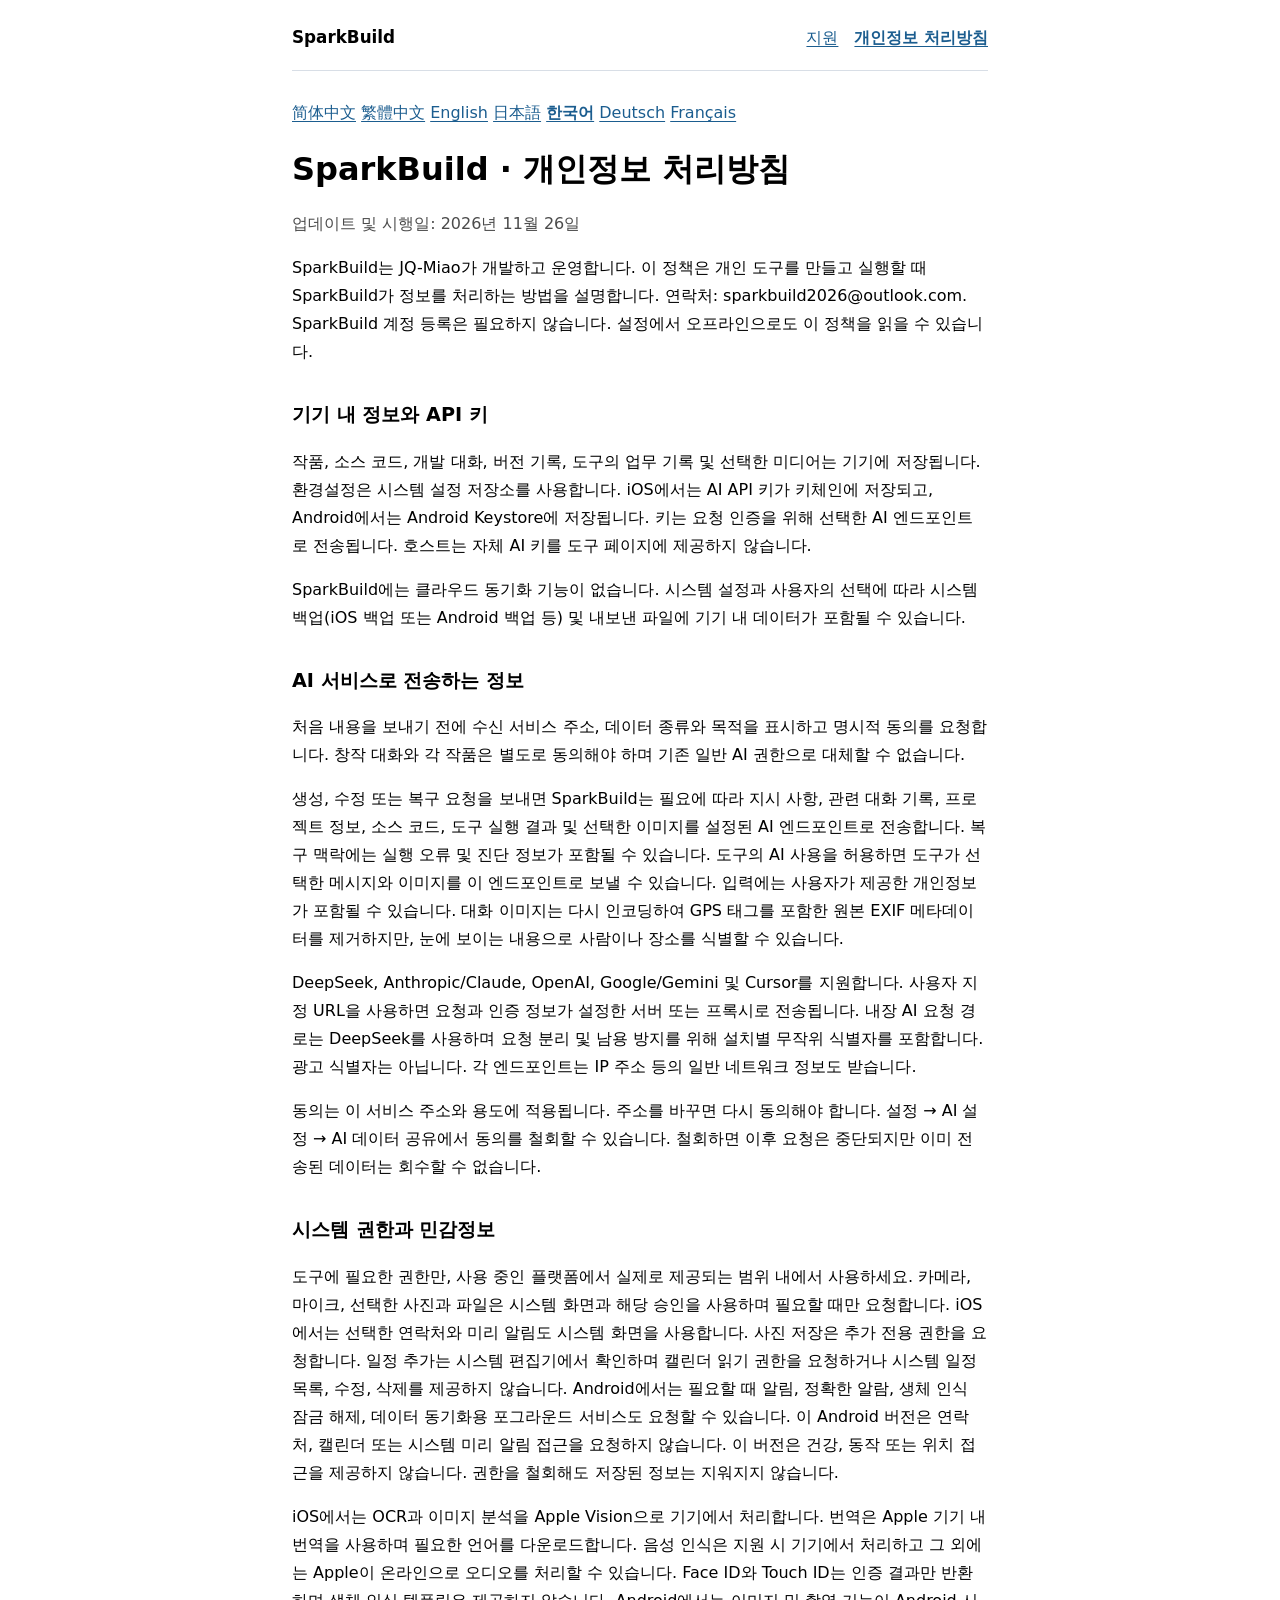
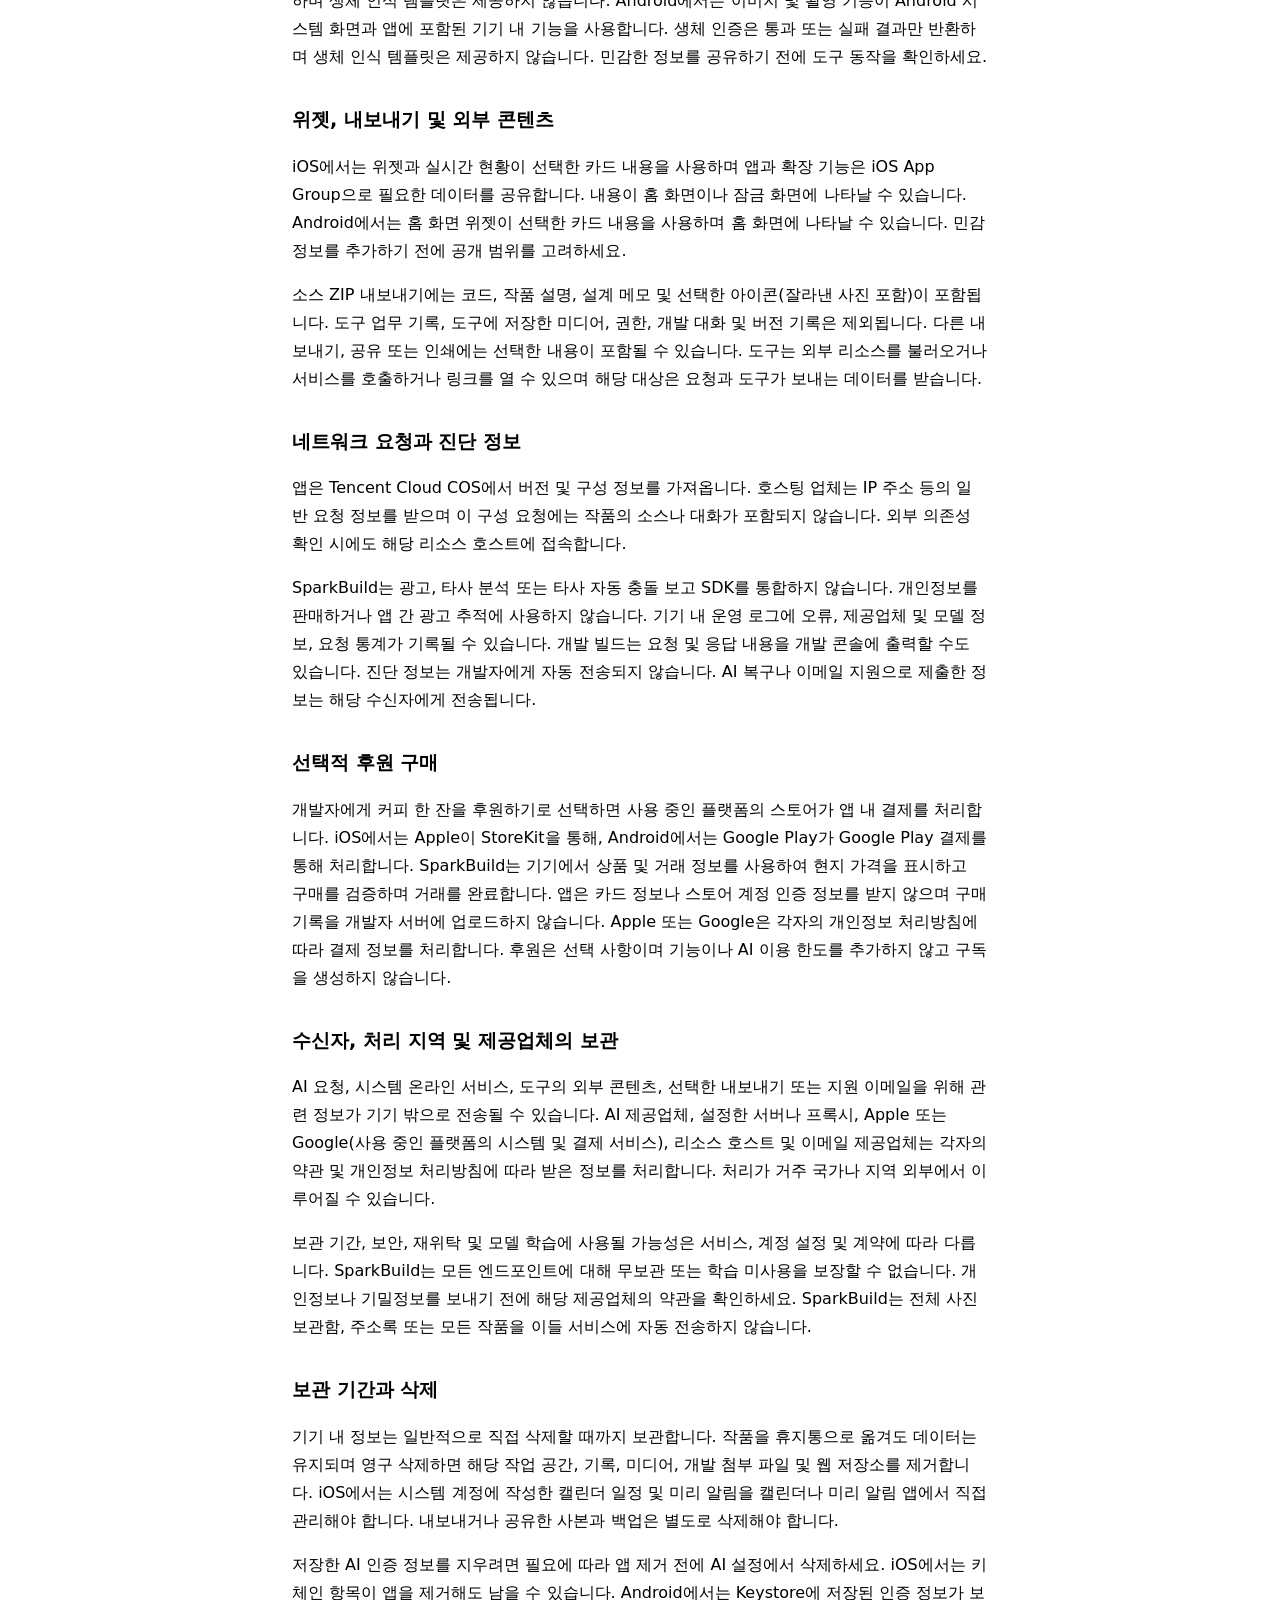
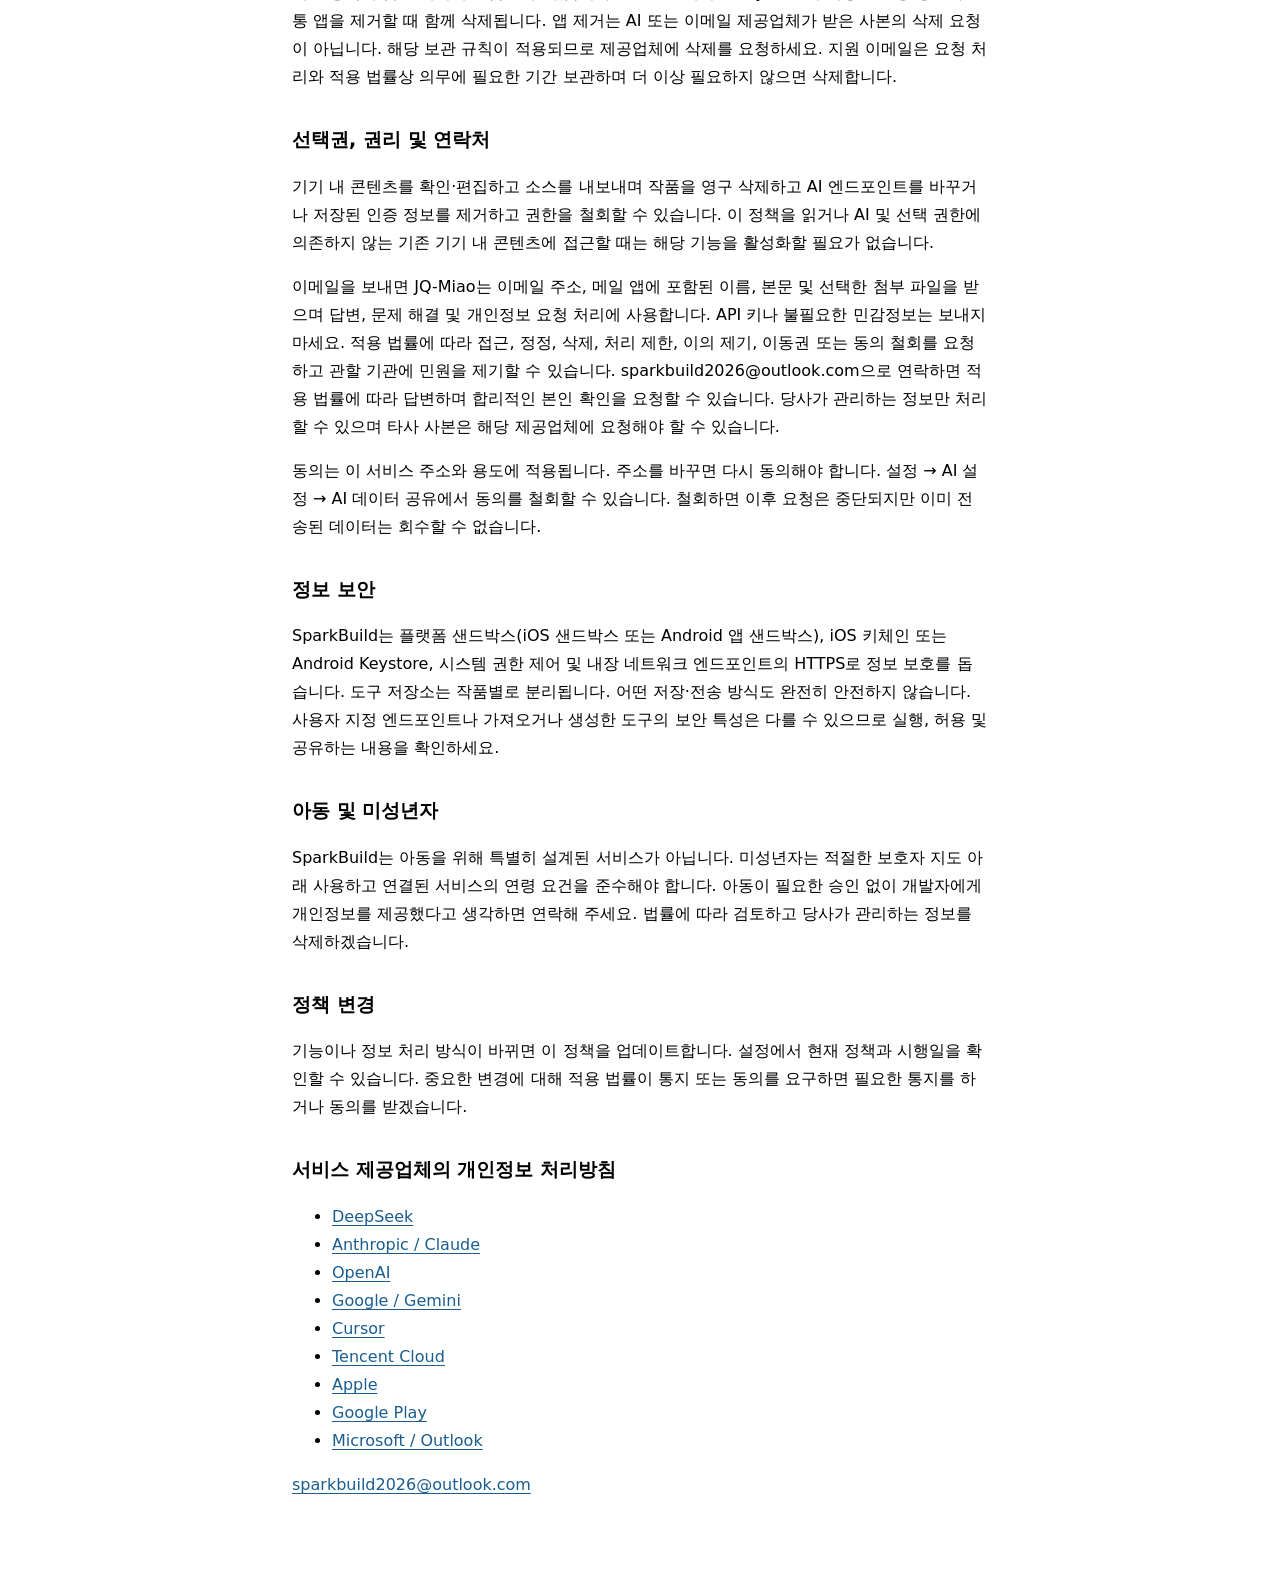
<file: privacy/ko.html>
<!doctype html>
<html lang="ko">
<head>
  <meta charset="utf-8">
  <meta name="viewport" content="width=device-width,initial-scale=1">
  <meta name="color-scheme" content="light dark">
  <title>SparkBuild · 개인정보 처리방침</title>
  <link rel="stylesheet" href="../site.css">
</head>
<body>
  <header class="site">
    <a class="brand" href="../index.html">SparkBuild</a>
    <nav class="site-nav" aria-label="Site">
      <a href="../index.html">지원</a>
      <a href="ko.html" aria-current="page">개인정보 처리방침</a>
    </nav>
  </header>
  <nav aria-label="Language"><a href="index.html" lang="zh-Hans" hreflang="zh-Hans">简体中文</a>
<a href="zh-Hant.html" lang="zh-Hant" hreflang="zh-Hant">繁體中文</a>
<a href="en.html" lang="en" hreflang="en">English</a>
<a href="ja.html" lang="ja" hreflang="ja">日本語</a>
<a href="ko.html" lang="ko" hreflang="ko" aria-current="page">한국어</a>
<a href="de.html" lang="de" hreflang="de">Deutsch</a>
<a href="fr.html" lang="fr" hreflang="fr">Français</a></nav>
  <main>
    <h1>SparkBuild · 개인정보 처리방침</h1>
    <p class="date">업데이트 및 시행일: 2026년 11월 26일</p>
    <p>SparkBuild는 JQ-Miao가 개발하고 운영합니다. 이 정책은 개인 도구를 만들고 실행할 때 SparkBuild가 정보를 처리하는 방법을 설명합니다. 연락처: sparkbuild2026@outlook.com. SparkBuild 계정 등록은 필요하지 않습니다. 설정에서 오프라인으로도 이 정책을 읽을 수 있습니다.</p>
    <section aria-labelledby="storage"><h2 id="storage">기기 내 정보와 API 키</h2><p>작품, 소스 코드, 개발 대화, 버전 기록, 도구의 업무 기록 및 선택한 미디어는 기기에 저장됩니다. 환경설정은 시스템 설정 저장소를 사용합니다. iOS에서는 AI API 키가 키체인에 저장되고, Android에서는 Android Keystore에 저장됩니다. 키는 요청 인증을 위해 선택한 AI 엔드포인트로 전송됩니다. 호스트는 자체 AI 키를 도구 페이지에 제공하지 않습니다.</p>
<p>SparkBuild에는 클라우드 동기화 기능이 없습니다. 시스템 설정과 사용자의 선택에 따라 시스템 백업(iOS 백업 또는 Android 백업 등) 및 내보낸 파일에 기기 내 데이터가 포함될 수 있습니다.</p></section><section aria-labelledby="ai"><h2 id="ai">AI 서비스로 전송하는 정보</h2><p>처음 내용을 보내기 전에 수신 서비스 주소, 데이터 종류와 목적을 표시하고 명시적 동의를 요청합니다. 창작 대화와 각 작품은 별도로 동의해야 하며 기존 일반 AI 권한으로 대체할 수 없습니다.</p>
<p>생성, 수정 또는 복구 요청을 보내면 SparkBuild는 필요에 따라 지시 사항, 관련 대화 기록, 프로젝트 정보, 소스 코드, 도구 실행 결과 및 선택한 이미지를 설정된 AI 엔드포인트로 전송합니다. 복구 맥락에는 실행 오류 및 진단 정보가 포함될 수 있습니다. 도구의 AI 사용을 허용하면 도구가 선택한 메시지와 이미지를 이 엔드포인트로 보낼 수 있습니다. 입력에는 사용자가 제공한 개인정보가 포함될 수 있습니다. 대화 이미지는 다시 인코딩하여 GPS 태그를 포함한 원본 EXIF 메타데이터를 제거하지만, 눈에 보이는 내용으로 사람이나 장소를 식별할 수 있습니다.</p>
<p>DeepSeek, Anthropic/Claude, OpenAI, Google/Gemini 및 Cursor를 지원합니다. 사용자 지정 URL을 사용하면 요청과 인증 정보가 설정한 서버 또는 프록시로 전송됩니다. 내장 AI 요청 경로는 DeepSeek를 사용하며 요청 분리 및 남용 방지를 위해 설치별 무작위 식별자를 포함합니다. 광고 식별자는 아닙니다. 각 엔드포인트는 IP 주소 등의 일반 네트워크 정보도 받습니다.</p>
<p>동의는 이 서비스 주소와 용도에 적용됩니다. 주소를 바꾸면 다시 동의해야 합니다. 설정 → AI 설정 → AI 데이터 공유에서 동의를 철회할 수 있습니다. 철회하면 이후 요청은 중단되지만 이미 전송된 데이터는 회수할 수 없습니다.</p></section><section aria-labelledby="permissions"><h2 id="permissions">시스템 권한과 민감정보</h2><p>도구에 필요한 권한만, 사용 중인 플랫폼에서 실제로 제공되는 범위 내에서 사용하세요. 카메라, 마이크, 선택한 사진과 파일은 시스템 화면과 해당 승인을 사용하며 필요할 때만 요청합니다. iOS에서는 선택한 연락처와 미리 알림도 시스템 화면을 사용합니다. 사진 저장은 추가 전용 권한을 요청합니다. 일정 추가는 시스템 편집기에서 확인하며 캘린더 읽기 권한을 요청하거나 시스템 일정 목록, 수정, 삭제를 제공하지 않습니다. Android에서는 필요할 때 알림, 정확한 알람, 생체 인식 잠금 해제, 데이터 동기화용 포그라운드 서비스도 요청할 수 있습니다. 이 Android 버전은 연락처, 캘린더 또는 시스템 미리 알림 접근을 요청하지 않습니다. 이 버전은 건강, 동작 또는 위치 접근을 제공하지 않습니다. 권한을 철회해도 저장된 정보는 지워지지 않습니다.</p>
<p>iOS에서는 OCR과 이미지 분석을 Apple Vision으로 기기에서 처리합니다. 번역은 Apple 기기 내 번역을 사용하며 필요한 언어를 다운로드합니다. 음성 인식은 지원 시 기기에서 처리하고 그 외에는 Apple이 온라인으로 오디오를 처리할 수 있습니다. Face ID와 Touch ID는 인증 결과만 반환하며 생체 인식 템플릿은 제공하지 않습니다. Android에서는 이미지 및 촬영 기능이 Android 시스템 화면과 앱에 포함된 기기 내 기능을 사용합니다. 생체 인증은 통과 또는 실패 결과만 반환하며 생체 인식 템플릿은 제공하지 않습니다. 민감한 정보를 공유하기 전에 도구 동작을 확인하세요.</p></section><section aria-labelledby="surfaces"><h2 id="surfaces">위젯, 내보내기 및 외부 콘텐츠</h2><p>iOS에서는 위젯과 실시간 현황이 선택한 카드 내용을 사용하며 앱과 확장 기능은 iOS App Group으로 필요한 데이터를 공유합니다. 내용이 홈 화면이나 잠금 화면에 나타날 수 있습니다. Android에서는 홈 화면 위젯이 선택한 카드 내용을 사용하며 홈 화면에 나타날 수 있습니다. 민감정보를 추가하기 전에 공개 범위를 고려하세요.</p>
<p>소스 ZIP 내보내기에는 코드, 작품 설명, 설계 메모 및 선택한 아이콘(잘라낸 사진 포함)이 포함됩니다. 도구 업무 기록, 도구에 저장한 미디어, 권한, 개발 대화 및 버전 기록은 제외됩니다. 다른 내보내기, 공유 또는 인쇄에는 선택한 내용이 포함될 수 있습니다. 도구는 외부 리소스를 불러오거나 서비스를 호출하거나 링크를 열 수 있으며 해당 대상은 요청과 도구가 보내는 데이터를 받습니다.</p></section><section aria-labelledby="network"><h2 id="network">네트워크 요청과 진단 정보</h2><p>앱은 Tencent Cloud COS에서 버전 및 구성 정보를 가져옵니다. 호스팅 업체는 IP 주소 등의 일반 요청 정보를 받으며 이 구성 요청에는 작품의 소스나 대화가 포함되지 않습니다. 외부 의존성 확인 시에도 해당 리소스 호스트에 접속합니다.</p>
<p>SparkBuild는 광고, 타사 분석 또는 타사 자동 충돌 보고 SDK를 통합하지 않습니다. 개인정보를 판매하거나 앱 간 광고 추적에 사용하지 않습니다. 기기 내 운영 로그에 오류, 제공업체 및 모델 정보, 요청 통계가 기록될 수 있습니다. 개발 빌드는 요청 및 응답 내용을 개발 콘솔에 출력할 수도 있습니다. 진단 정보는 개발자에게 자동 전송되지 않습니다. AI 복구나 이메일 지원으로 제출한 정보는 해당 수신자에게 전송됩니다.</p></section><section aria-labelledby="purchases"><h2 id="purchases">선택적 후원 구매</h2><p>개발자에게 커피 한 잔을 후원하기로 선택하면 사용 중인 플랫폼의 스토어가 앱 내 결제를 처리합니다. iOS에서는 Apple이 StoreKit을 통해, Android에서는 Google Play가 Google Play 결제를 통해 처리합니다. SparkBuild는 기기에서 상품 및 거래 정보를 사용하여 현지 가격을 표시하고 구매를 검증하며 거래를 완료합니다. 앱은 카드 정보나 스토어 계정 인증 정보를 받지 않으며 구매 기록을 개발자 서버에 업로드하지 않습니다. Apple 또는 Google은 각자의 개인정보 처리방침에 따라 결제 정보를 처리합니다. 후원은 선택 사항이며 기능이나 AI 이용 한도를 추가하지 않고 구독을 생성하지 않습니다.</p></section><section aria-labelledby="sharing"><h2 id="sharing">수신자, 처리 지역 및 제공업체의 보관</h2><p>AI 요청, 시스템 온라인 서비스, 도구의 외부 콘텐츠, 선택한 내보내기 또는 지원 이메일을 위해 관련 정보가 기기 밖으로 전송될 수 있습니다. AI 제공업체, 설정한 서버나 프록시, Apple 또는 Google(사용 중인 플랫폼의 시스템 및 결제 서비스), 리소스 호스트 및 이메일 제공업체는 각자의 약관 및 개인정보 처리방침에 따라 받은 정보를 처리합니다. 처리가 거주 국가나 지역 외부에서 이루어질 수 있습니다.</p>
<p>보관 기간, 보안, 재위탁 및 모델 학습에 사용될 가능성은 서비스, 계정 설정 및 계약에 따라 다릅니다. SparkBuild는 모든 엔드포인트에 대해 무보관 또는 학습 미사용을 보장할 수 없습니다. 개인정보나 기밀정보를 보내기 전에 해당 제공업체의 약관을 확인하세요. SparkBuild는 전체 사진 보관함, 주소록 또는 모든 작품을 이들 서비스에 자동 전송하지 않습니다.</p></section><section aria-labelledby="retention"><h2 id="retention">보관 기간과 삭제</h2><p>기기 내 정보는 일반적으로 직접 삭제할 때까지 보관합니다. 작품을 휴지통으로 옮겨도 데이터는 유지되며 영구 삭제하면 해당 작업 공간, 기록, 미디어, 개발 첨부 파일 및 웹 저장소를 제거합니다. iOS에서는 시스템 계정에 작성한 캘린더 일정 및 미리 알림을 캘린더나 미리 알림 앱에서 직접 관리해야 합니다. 내보내거나 공유한 사본과 백업은 별도로 삭제해야 합니다.</p>
<p>저장한 AI 인증 정보를 지우려면 필요에 따라 앱 제거 전에 AI 설정에서 삭제하세요. iOS에서는 키체인 항목이 앱을 제거해도 남을 수 있습니다. Android에서는 Keystore에 저장된 인증 정보가 보통 앱을 제거할 때 함께 삭제됩니다. 앱 제거는 AI 또는 이메일 제공업체가 받은 사본의 삭제 요청이 아닙니다. 해당 보관 규칙이 적용되므로 제공업체에 삭제를 요청하세요. 지원 이메일은 요청 처리와 적용 법률상 의무에 필요한 기간 보관하며 더 이상 필요하지 않으면 삭제합니다.</p></section><section aria-labelledby="rights"><h2 id="rights">선택권, 권리 및 연락처</h2><p>기기 내 콘텐츠를 확인·편집하고 소스를 내보내며 작품을 영구 삭제하고 AI 엔드포인트를 바꾸거나 저장된 인증 정보를 제거하고 권한을 철회할 수 있습니다. 이 정책을 읽거나 AI 및 선택 권한에 의존하지 않는 기존 기기 내 콘텐츠에 접근할 때는 해당 기능을 활성화할 필요가 없습니다.</p>
<p>이메일을 보내면 JQ-Miao는 이메일 주소, 메일 앱에 포함된 이름, 본문 및 선택한 첨부 파일을 받으며 답변, 문제 해결 및 개인정보 요청 처리에 사용합니다. API 키나 불필요한 민감정보는 보내지 마세요. 적용 법률에 따라 접근, 정정, 삭제, 처리 제한, 이의 제기, 이동권 또는 동의 철회를 요청하고 관할 기관에 민원을 제기할 수 있습니다. sparkbuild2026@outlook.com으로 연락하면 적용 법률에 따라 답변하며 합리적인 본인 확인을 요청할 수 있습니다. 당사가 관리하는 정보만 처리할 수 있으며 타사 사본은 해당 제공업체에 요청해야 할 수 있습니다.</p>
<p>동의는 이 서비스 주소와 용도에 적용됩니다. 주소를 바꾸면 다시 동의해야 합니다. 설정 → AI 설정 → AI 데이터 공유에서 동의를 철회할 수 있습니다. 철회하면 이후 요청은 중단되지만 이미 전송된 데이터는 회수할 수 없습니다.</p></section><section aria-labelledby="security"><h2 id="security">정보 보안</h2><p>SparkBuild는 플랫폼 샌드박스(iOS 샌드박스 또는 Android 앱 샌드박스), iOS 키체인 또는 Android Keystore, 시스템 권한 제어 및 내장 네트워크 엔드포인트의 HTTPS로 정보 보호를 돕습니다. 도구 저장소는 작품별로 분리됩니다. 어떤 저장·전송 방식도 완전히 안전하지 않습니다. 사용자 지정 엔드포인트나 가져오거나 생성한 도구의 보안 특성은 다를 수 있으므로 실행, 허용 및 공유하는 내용을 확인하세요.</p></section><section aria-labelledby="children"><h2 id="children">아동 및 미성년자</h2><p>SparkBuild는 아동을 위해 특별히 설계된 서비스가 아닙니다. 미성년자는 적절한 보호자 지도 아래 사용하고 연결된 서비스의 연령 요건을 준수해야 합니다. 아동이 필요한 승인 없이 개발자에게 개인정보를 제공했다고 생각하면 연락해 주세요. 법률에 따라 검토하고 당사가 관리하는 정보를 삭제하겠습니다.</p></section><section aria-labelledby="changes"><h2 id="changes">정책 변경</h2><p>기능이나 정보 처리 방식이 바뀌면 이 정책을 업데이트합니다. 설정에서 현재 정책과 시행일을 확인할 수 있습니다. 중요한 변경에 대해 적용 법률이 통지 또는 동의를 요구하면 필요한 통지를 하거나 동의를 받겠습니다.</p></section>
    <section><h2>서비스 제공업체의 개인정보 처리방침</h2><ul><li><a href="https://cdn.deepseek.com/policies/en-US/deepseek-privacy-policy.html" rel="noreferrer">DeepSeek</a></li>
<li><a href="https://www.anthropic.com/legal/privacy" rel="noreferrer">Anthropic / Claude</a></li>
<li><a href="https://openai.com/policies/privacy-policy/" rel="noreferrer">OpenAI</a></li>
<li><a href="https://policies.google.com/privacy" rel="noreferrer">Google / Gemini</a></li>
<li><a href="https://cursor.com/privacy" rel="noreferrer">Cursor</a></li>
<li><a href="https://www.tencentcloud.com/document/product/301/17345" rel="noreferrer">Tencent Cloud</a></li>
<li><a href="https://www.apple.com/legal/privacy/" rel="noreferrer">Apple</a></li>
<li><a href="https://policies.google.com/privacy" rel="noreferrer">Google Play</a></li>
<li><a href="https://privacy.microsoft.com/privacystatement" rel="noreferrer">Microsoft / Outlook</a></li></ul></section>
    <p><a href="mailto:sparkbuild2026@outlook.com">sparkbuild2026@outlook.com</a></p>
  </main>
</body>
</html>
</file>
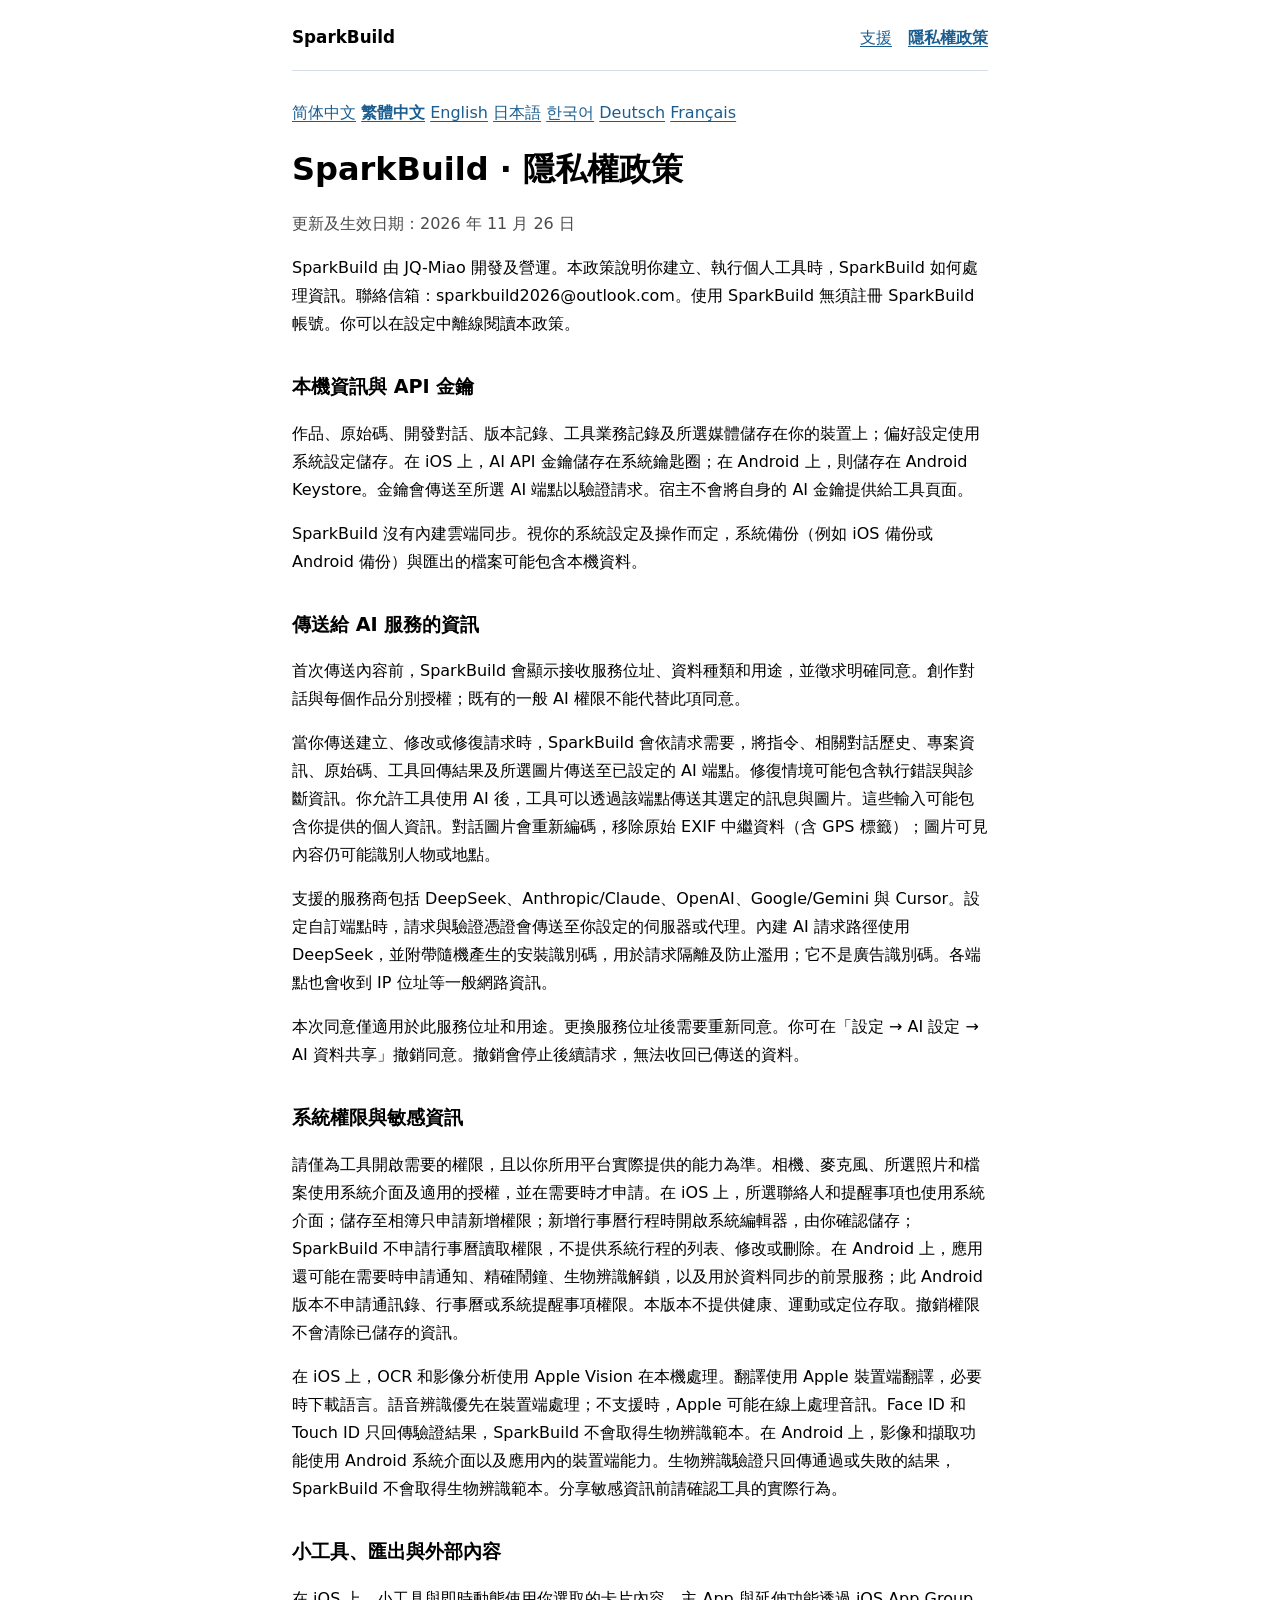
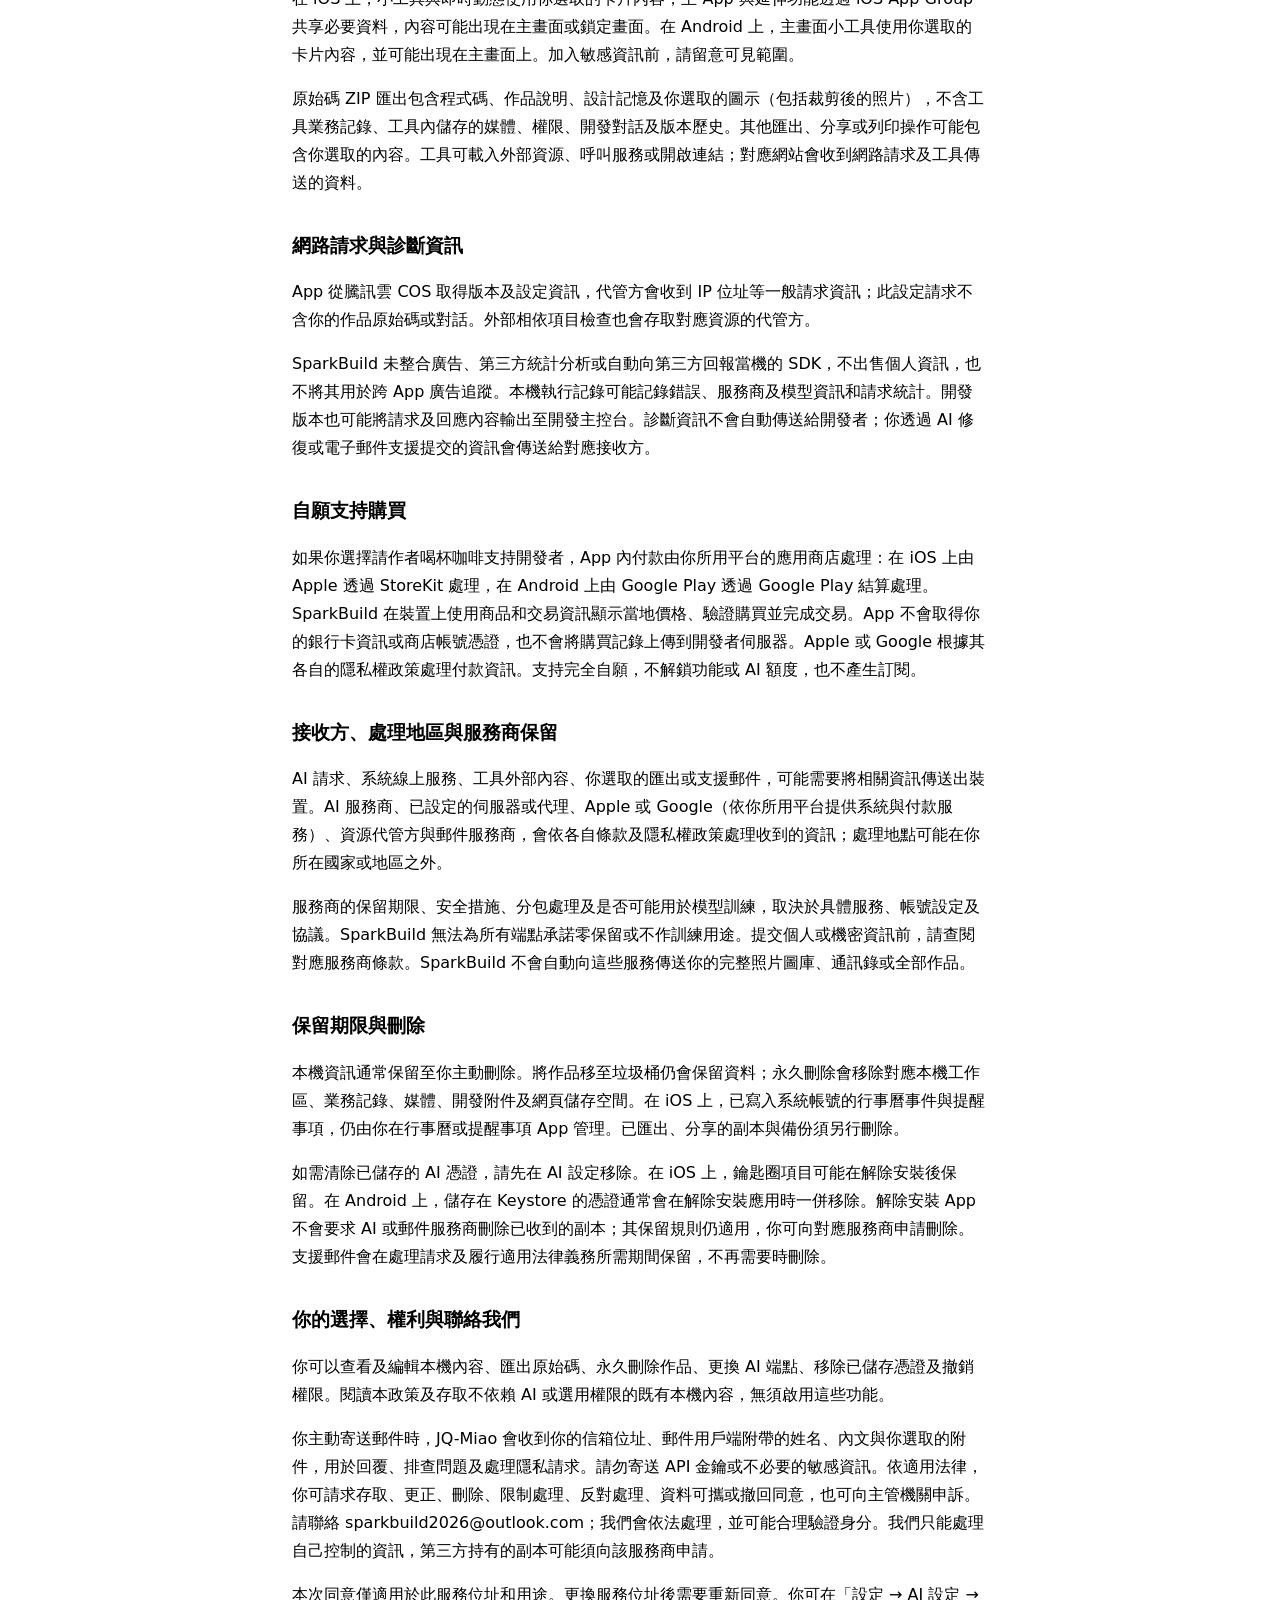
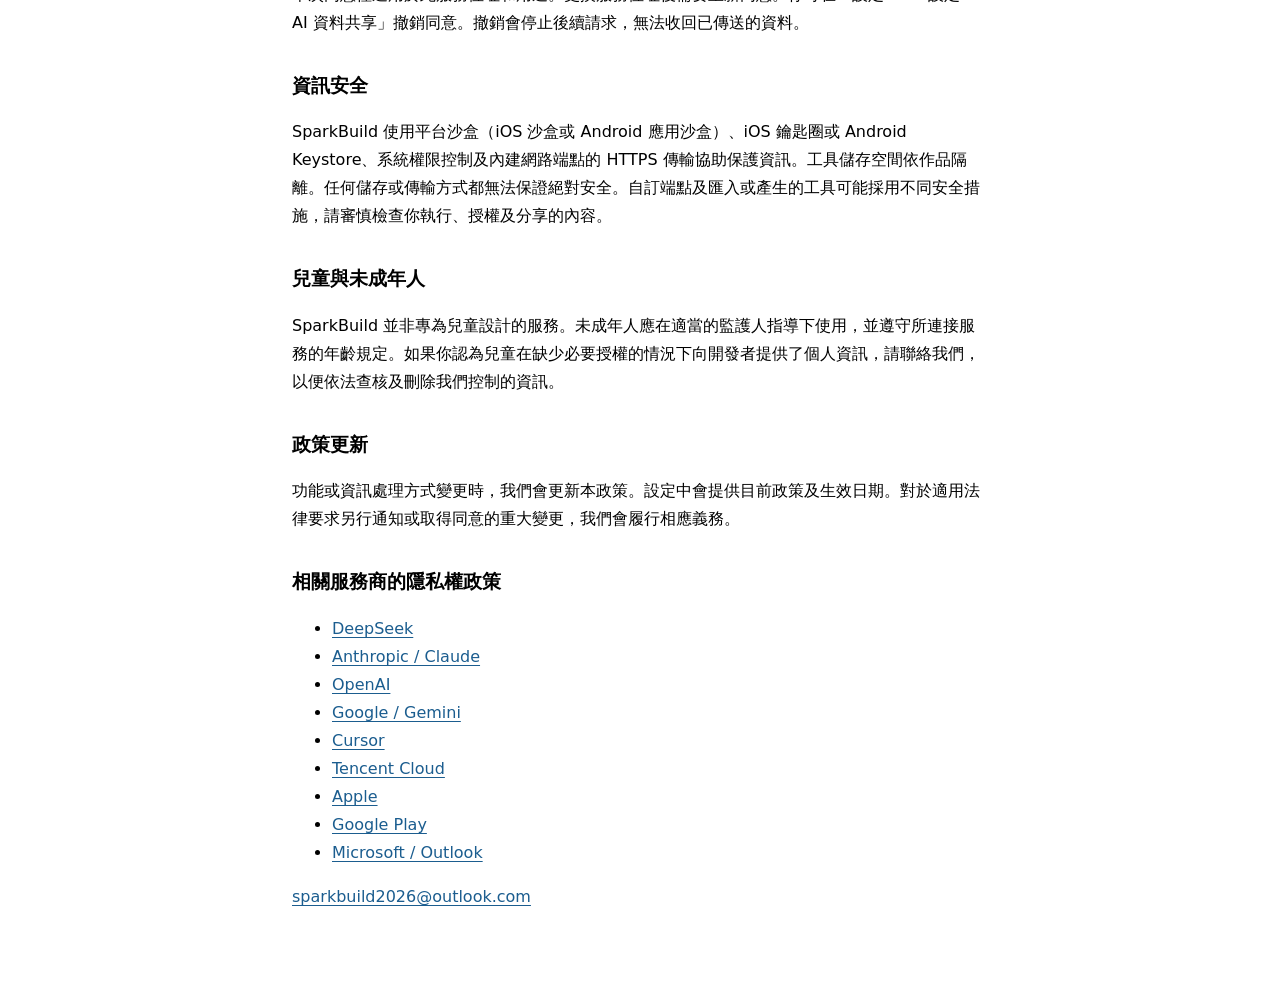
<file: privacy/zh-Hant.html>
<!doctype html>
<html lang="zh-Hant">
<head>
  <meta charset="utf-8">
  <meta name="viewport" content="width=device-width,initial-scale=1">
  <meta name="color-scheme" content="light dark">
  <title>SparkBuild · 隱私權政策</title>
  <link rel="stylesheet" href="../site.css">
</head>
<body>
  <header class="site">
    <a class="brand" href="../index.html">SparkBuild</a>
    <nav class="site-nav" aria-label="Site">
      <a href="../index.html">支援</a>
      <a href="zh-Hant.html" aria-current="page">隱私權政策</a>
    </nav>
  </header>
  <nav aria-label="Language"><a href="index.html" lang="zh-Hans" hreflang="zh-Hans">简体中文</a>
<a href="zh-Hant.html" lang="zh-Hant" hreflang="zh-Hant" aria-current="page">繁體中文</a>
<a href="en.html" lang="en" hreflang="en">English</a>
<a href="ja.html" lang="ja" hreflang="ja">日本語</a>
<a href="ko.html" lang="ko" hreflang="ko">한국어</a>
<a href="de.html" lang="de" hreflang="de">Deutsch</a>
<a href="fr.html" lang="fr" hreflang="fr">Français</a></nav>
  <main>
    <h1>SparkBuild · 隱私權政策</h1>
    <p class="date">更新及生效日期：2026 年 11 月 26 日</p>
    <p>SparkBuild 由 JQ-Miao 開發及營運。本政策說明你建立、執行個人工具時，SparkBuild 如何處理資訊。聯絡信箱：sparkbuild2026@outlook.com。使用 SparkBuild 無須註冊 SparkBuild 帳號。你可以在設定中離線閱讀本政策。</p>
    <section aria-labelledby="storage"><h2 id="storage">本機資訊與 API 金鑰</h2><p>作品、原始碼、開發對話、版本記錄、工具業務記錄及所選媒體儲存在你的裝置上；偏好設定使用系統設定儲存。在 iOS 上，AI API 金鑰儲存在系統鑰匙圈；在 Android 上，則儲存在 Android Keystore。金鑰會傳送至所選 AI 端點以驗證請求。宿主不會將自身的 AI 金鑰提供給工具頁面。</p>
<p>SparkBuild 沒有內建雲端同步。視你的系統設定及操作而定，系統備份（例如 iOS 備份或 Android 備份）與匯出的檔案可能包含本機資料。</p></section><section aria-labelledby="ai"><h2 id="ai">傳送給 AI 服務的資訊</h2><p>首次傳送內容前，SparkBuild 會顯示接收服務位址、資料種類和用途，並徵求明確同意。創作對話與每個作品分別授權；既有的一般 AI 權限不能代替此項同意。</p>
<p>當你傳送建立、修改或修復請求時，SparkBuild 會依請求需要，將指令、相關對話歷史、專案資訊、原始碼、工具回傳結果及所選圖片傳送至已設定的 AI 端點。修復情境可能包含執行錯誤與診斷資訊。你允許工具使用 AI 後，工具可以透過該端點傳送其選定的訊息與圖片。這些輸入可能包含你提供的個人資訊。對話圖片會重新編碼，移除原始 EXIF 中繼資料（含 GPS 標籤）；圖片可見內容仍可能識別人物或地點。</p>
<p>支援的服務商包括 DeepSeek、Anthropic/Claude、OpenAI、Google/Gemini 與 Cursor。設定自訂端點時，請求與驗證憑證會傳送至你設定的伺服器或代理。內建 AI 請求路徑使用 DeepSeek，並附帶隨機產生的安裝識別碼，用於請求隔離及防止濫用；它不是廣告識別碼。各端點也會收到 IP 位址等一般網路資訊。</p>
<p>本次同意僅適用於此服務位址和用途。更換服務位址後需要重新同意。你可在「設定 → AI 設定 → AI 資料共享」撤銷同意。撤銷會停止後續請求，無法收回已傳送的資料。</p></section><section aria-labelledby="permissions"><h2 id="permissions">系統權限與敏感資訊</h2><p>請僅為工具開啟需要的權限，且以你所用平台實際提供的能力為準。相機、麥克風、所選照片和檔案使用系統介面及適用的授權，並在需要時才申請。在 iOS 上，所選聯絡人和提醒事項也使用系統介面；儲存至相簿只申請新增權限；新增行事曆行程時開啟系統編輯器，由你確認儲存；SparkBuild 不申請行事曆讀取權限，不提供系統行程的列表、修改或刪除。在 Android 上，應用還可能在需要時申請通知、精確鬧鐘、生物辨識解鎖，以及用於資料同步的前景服務；此 Android 版本不申請通訊錄、行事曆或系統提醒事項權限。本版本不提供健康、運動或定位存取。撤銷權限不會清除已儲存的資訊。</p>
<p>在 iOS 上，OCR 和影像分析使用 Apple Vision 在本機處理。翻譯使用 Apple 裝置端翻譯，必要時下載語言。語音辨識優先在裝置端處理；不支援時，Apple 可能在線上處理音訊。Face ID 和 Touch ID 只回傳驗證結果，SparkBuild 不會取得生物辨識範本。在 Android 上，影像和擷取功能使用 Android 系統介面以及應用內的裝置端能力。生物辨識驗證只回傳通過或失敗的結果，SparkBuild 不會取得生物辨識範本。分享敏感資訊前請確認工具的實際行為。</p></section><section aria-labelledby="surfaces"><h2 id="surfaces">小工具、匯出與外部內容</h2><p>在 iOS 上，小工具與即時動態使用你選取的卡片內容，主 App 與延伸功能透過 iOS App Group 共享必要資料，內容可能出現在主畫面或鎖定畫面。在 Android 上，主畫面小工具使用你選取的卡片內容，並可能出現在主畫面上。加入敏感資訊前，請留意可見範圍。</p>
<p>原始碼 ZIP 匯出包含程式碼、作品說明、設計記憶及你選取的圖示（包括裁剪後的照片），不含工具業務記錄、工具內儲存的媒體、權限、開發對話及版本歷史。其他匯出、分享或列印操作可能包含你選取的內容。工具可載入外部資源、呼叫服務或開啟連結；對應網站會收到網路請求及工具傳送的資料。</p></section><section aria-labelledby="network"><h2 id="network">網路請求與診斷資訊</h2><p>App 從騰訊雲 COS 取得版本及設定資訊，代管方會收到 IP 位址等一般請求資訊；此設定請求不含你的作品原始碼或對話。外部相依項目檢查也會存取對應資源的代管方。</p>
<p>SparkBuild 未整合廣告、第三方統計分析或自動向第三方回報當機的 SDK，不出售個人資訊，也不將其用於跨 App 廣告追蹤。本機執行記錄可能記錄錯誤、服務商及模型資訊和請求統計。開發版本也可能將請求及回應內容輸出至開發主控台。診斷資訊不會自動傳送給開發者；你透過 AI 修復或電子郵件支援提交的資訊會傳送給對應接收方。</p></section><section aria-labelledby="purchases"><h2 id="purchases">自願支持購買</h2><p>如果你選擇請作者喝杯咖啡支持開發者，App 內付款由你所用平台的應用商店處理：在 iOS 上由 Apple 透過 StoreKit 處理，在 Android 上由 Google Play 透過 Google Play 結算處理。SparkBuild 在裝置上使用商品和交易資訊顯示當地價格、驗證購買並完成交易。App 不會取得你的銀行卡資訊或商店帳號憑證，也不會將購買記錄上傳到開發者伺服器。Apple 或 Google 根據其各自的隱私權政策處理付款資訊。支持完全自願，不解鎖功能或 AI 額度，也不產生訂閱。</p></section><section aria-labelledby="sharing"><h2 id="sharing">接收方、處理地區與服務商保留</h2><p>AI 請求、系統線上服務、工具外部內容、你選取的匯出或支援郵件，可能需要將相關資訊傳送出裝置。AI 服務商、已設定的伺服器或代理、Apple 或 Google（依你所用平台提供系統與付款服務）、資源代管方與郵件服務商，會依各自條款及隱私權政策處理收到的資訊；處理地點可能在你所在國家或地區之外。</p>
<p>服務商的保留期限、安全措施、分包處理及是否可能用於模型訓練，取決於具體服務、帳號設定及協議。SparkBuild 無法為所有端點承諾零保留或不作訓練用途。提交個人或機密資訊前，請查閱對應服務商條款。SparkBuild 不會自動向這些服務傳送你的完整照片圖庫、通訊錄或全部作品。</p></section><section aria-labelledby="retention"><h2 id="retention">保留期限與刪除</h2><p>本機資訊通常保留至你主動刪除。將作品移至垃圾桶仍會保留資料；永久刪除會移除對應本機工作區、業務記錄、媒體、開發附件及網頁儲存空間。在 iOS 上，已寫入系統帳號的行事曆事件與提醒事項，仍由你在行事曆或提醒事項 App 管理。已匯出、分享的副本與備份須另行刪除。</p>
<p>如需清除已儲存的 AI 憑證，請先在 AI 設定移除。在 iOS 上，鑰匙圈項目可能在解除安裝後保留。在 Android 上，儲存在 Keystore 的憑證通常會在解除安裝應用時一併移除。解除安裝 App 不會要求 AI 或郵件服務商刪除已收到的副本；其保留規則仍適用，你可向對應服務商申請刪除。支援郵件會在處理請求及履行適用法律義務所需期間保留，不再需要時刪除。</p></section><section aria-labelledby="rights"><h2 id="rights">你的選擇、權利與聯絡我們</h2><p>你可以查看及編輯本機內容、匯出原始碼、永久刪除作品、更換 AI 端點、移除已儲存憑證及撤銷權限。閱讀本政策及存取不依賴 AI 或選用權限的既有本機內容，無須啟用這些功能。</p>
<p>你主動寄送郵件時，JQ-Miao 會收到你的信箱位址、郵件用戶端附帶的姓名、內文與你選取的附件，用於回覆、排查問題及處理隱私請求。請勿寄送 API 金鑰或不必要的敏感資訊。依適用法律，你可請求存取、更正、刪除、限制處理、反對處理、資料可攜或撤回同意，也可向主管機關申訴。請聯絡 sparkbuild2026@outlook.com；我們會依法處理，並可能合理驗證身分。我們只能處理自己控制的資訊，第三方持有的副本可能須向該服務商申請。</p>
<p>本次同意僅適用於此服務位址和用途。更換服務位址後需要重新同意。你可在「設定 → AI 設定 → AI 資料共享」撤銷同意。撤銷會停止後續請求，無法收回已傳送的資料。</p></section><section aria-labelledby="security"><h2 id="security">資訊安全</h2><p>SparkBuild 使用平台沙盒（iOS 沙盒或 Android 應用沙盒）、iOS 鑰匙圈或 Android Keystore、系統權限控制及內建網路端點的 HTTPS 傳輸協助保護資訊。工具儲存空間依作品隔離。任何儲存或傳輸方式都無法保證絕對安全。自訂端點及匯入或產生的工具可能採用不同安全措施，請審慎檢查你執行、授權及分享的內容。</p></section><section aria-labelledby="children"><h2 id="children">兒童與未成年人</h2><p>SparkBuild 並非專為兒童設計的服務。未成年人應在適當的監護人指導下使用，並遵守所連接服務的年齡規定。如果你認為兒童在缺少必要授權的情況下向開發者提供了個人資訊，請聯絡我們，以便依法查核及刪除我們控制的資訊。</p></section><section aria-labelledby="changes"><h2 id="changes">政策更新</h2><p>功能或資訊處理方式變更時，我們會更新本政策。設定中會提供目前政策及生效日期。對於適用法律要求另行通知或取得同意的重大變更，我們會履行相應義務。</p></section>
    <section><h2>相關服務商的隱私權政策</h2><ul><li><a href="https://cdn.deepseek.com/policies/en-US/deepseek-privacy-policy.html" rel="noreferrer">DeepSeek</a></li>
<li><a href="https://www.anthropic.com/legal/privacy" rel="noreferrer">Anthropic / Claude</a></li>
<li><a href="https://openai.com/policies/privacy-policy/" rel="noreferrer">OpenAI</a></li>
<li><a href="https://policies.google.com/privacy" rel="noreferrer">Google / Gemini</a></li>
<li><a href="https://cursor.com/privacy" rel="noreferrer">Cursor</a></li>
<li><a href="https://www.tencentcloud.com/document/product/301/17345" rel="noreferrer">Tencent Cloud</a></li>
<li><a href="https://www.apple.com/legal/privacy/" rel="noreferrer">Apple</a></li>
<li><a href="https://policies.google.com/privacy" rel="noreferrer">Google Play</a></li>
<li><a href="https://privacy.microsoft.com/privacystatement" rel="noreferrer">Microsoft / Outlook</a></li></ul></section>
    <p><a href="mailto:sparkbuild2026@outlook.com">sparkbuild2026@outlook.com</a></p>
  </main>
</body>
</html>
</file>
<file: site.css>
:root { color-scheme: light dark; font-family: system-ui, -apple-system, sans-serif; line-height: 1.75; }
* { box-sizing: border-box; }
body { max-width: 46rem; margin: auto; padding: 1.25rem 1.25rem 4rem; overflow-wrap: anywhere; }
header.site { display: flex; flex-wrap: wrap; align-items: baseline; justify-content: space-between; gap: .75rem 1.5rem; margin-bottom: 1.75rem; padding-bottom: .9rem; border-bottom: 1px solid light-dark(#d8dee6, #2c333c); }
.brand { font-weight: 700; text-decoration: none; color: inherit; font-size: 1.05rem; }
.site-nav { display: flex; flex-wrap: wrap; gap: .5rem 1rem; }
.site-nav a, nav a { padding: .25rem 0; }
[aria-current] { font-weight: 700; }
h1 { line-height: 1.25; }
h2 { font-size: 1.2rem; margin-top: 2rem; }
a { color: light-dark(#1b5d8f, #8acaff); text-underline-offset: .2em; }
.date, .muted { opacity: .7; }
.stack { display: grid; gap: 1rem; }
</file>
